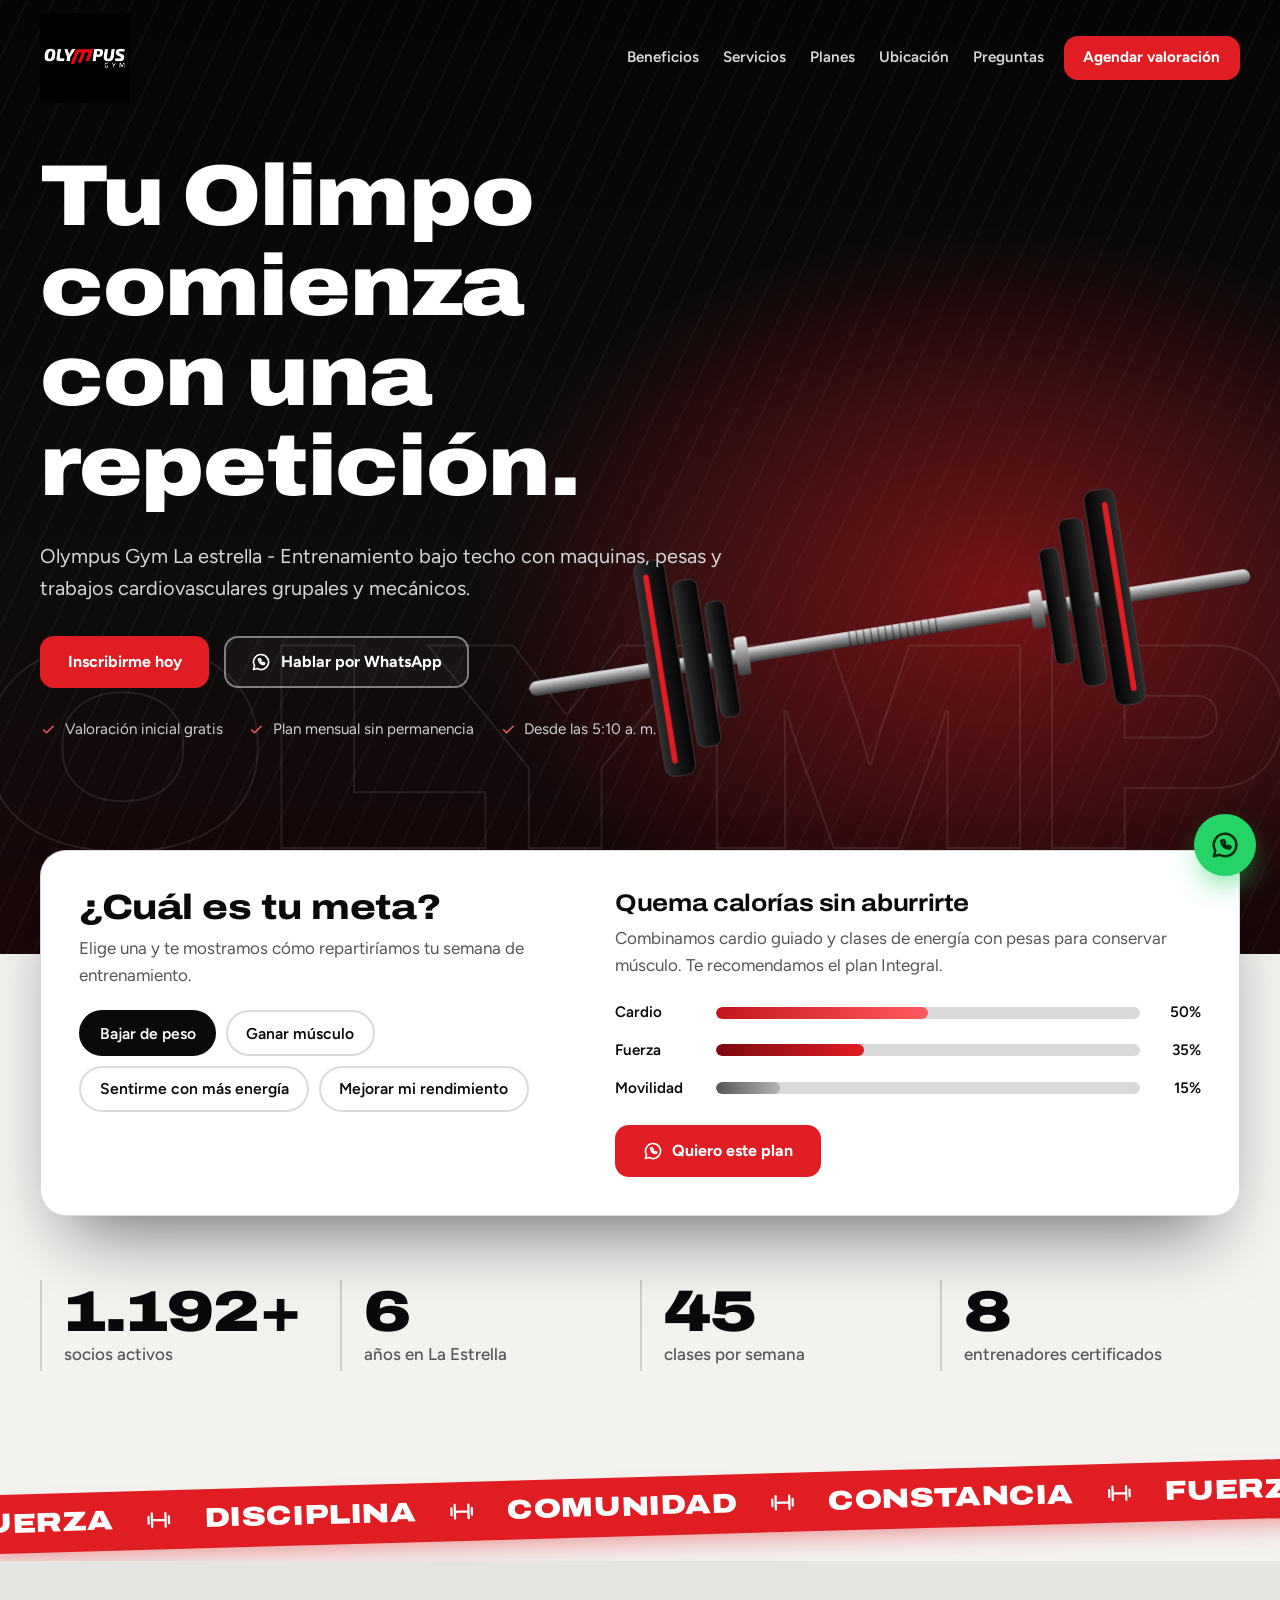
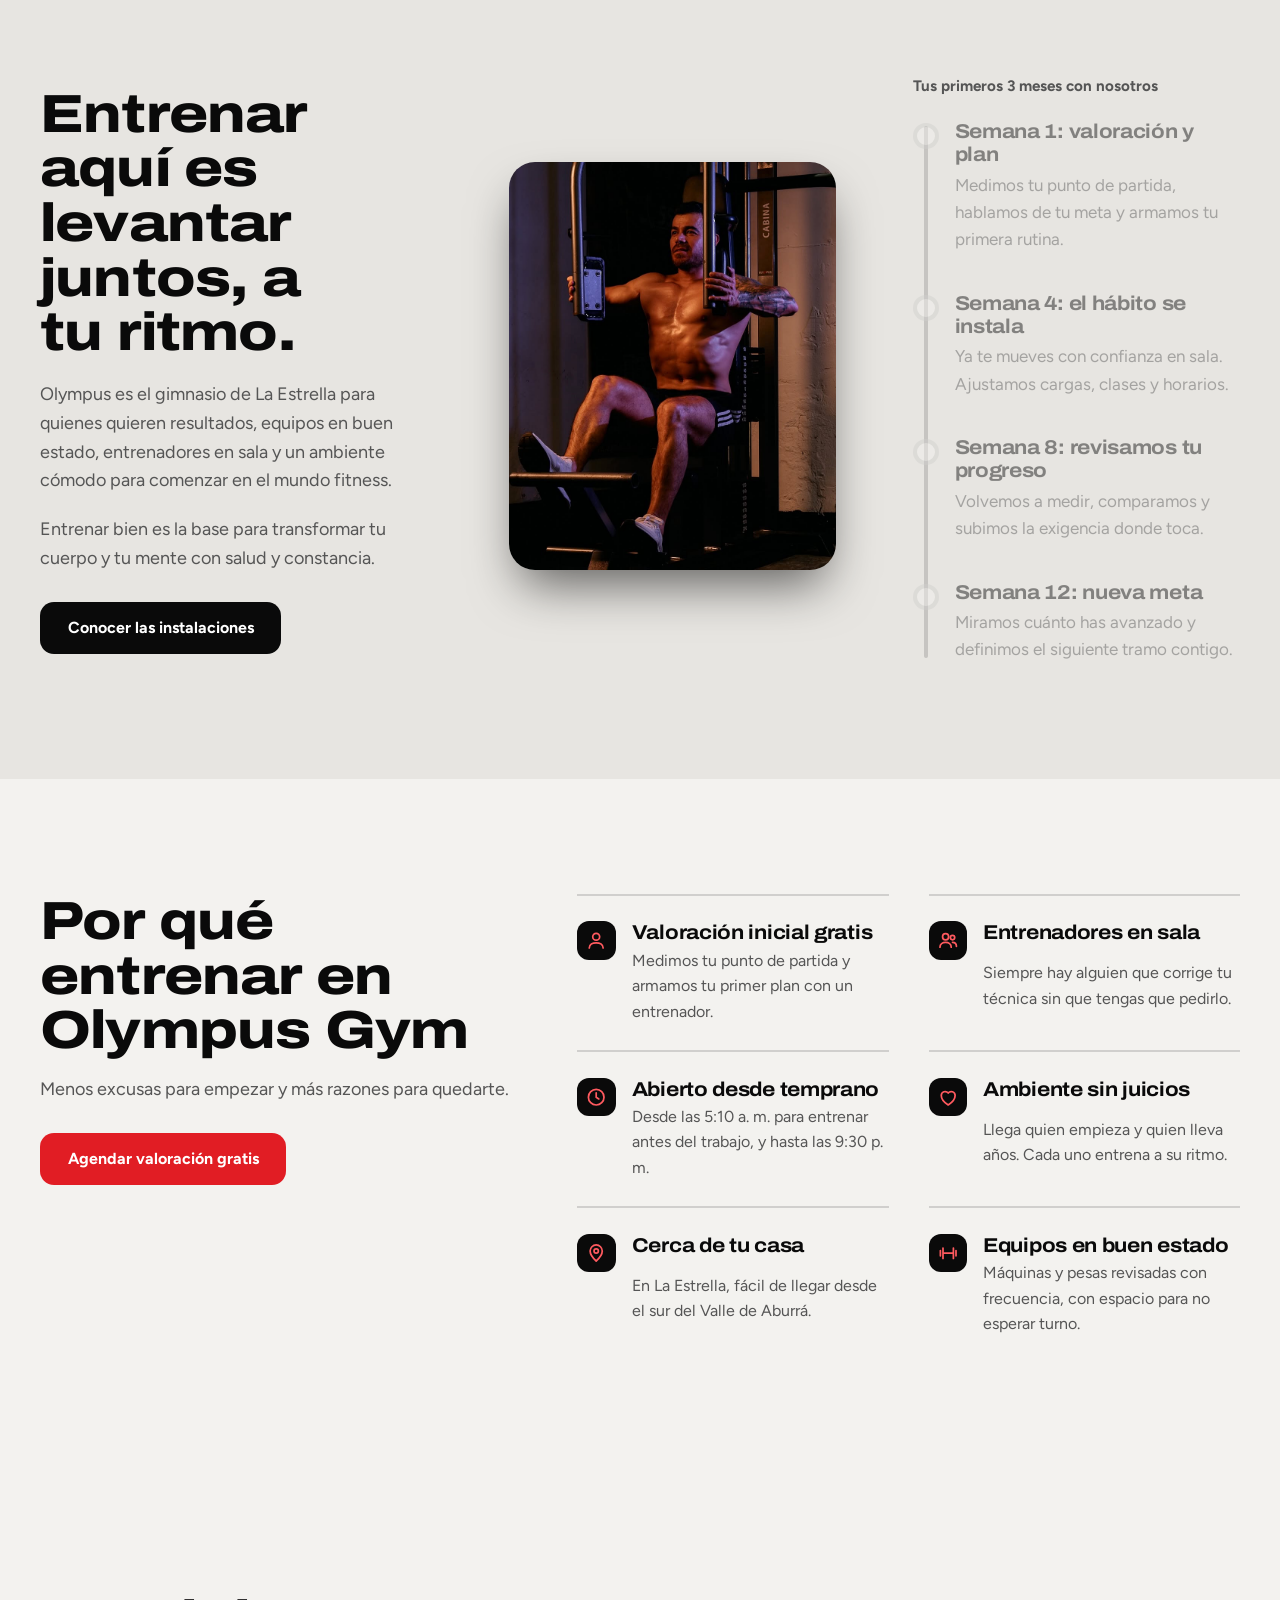
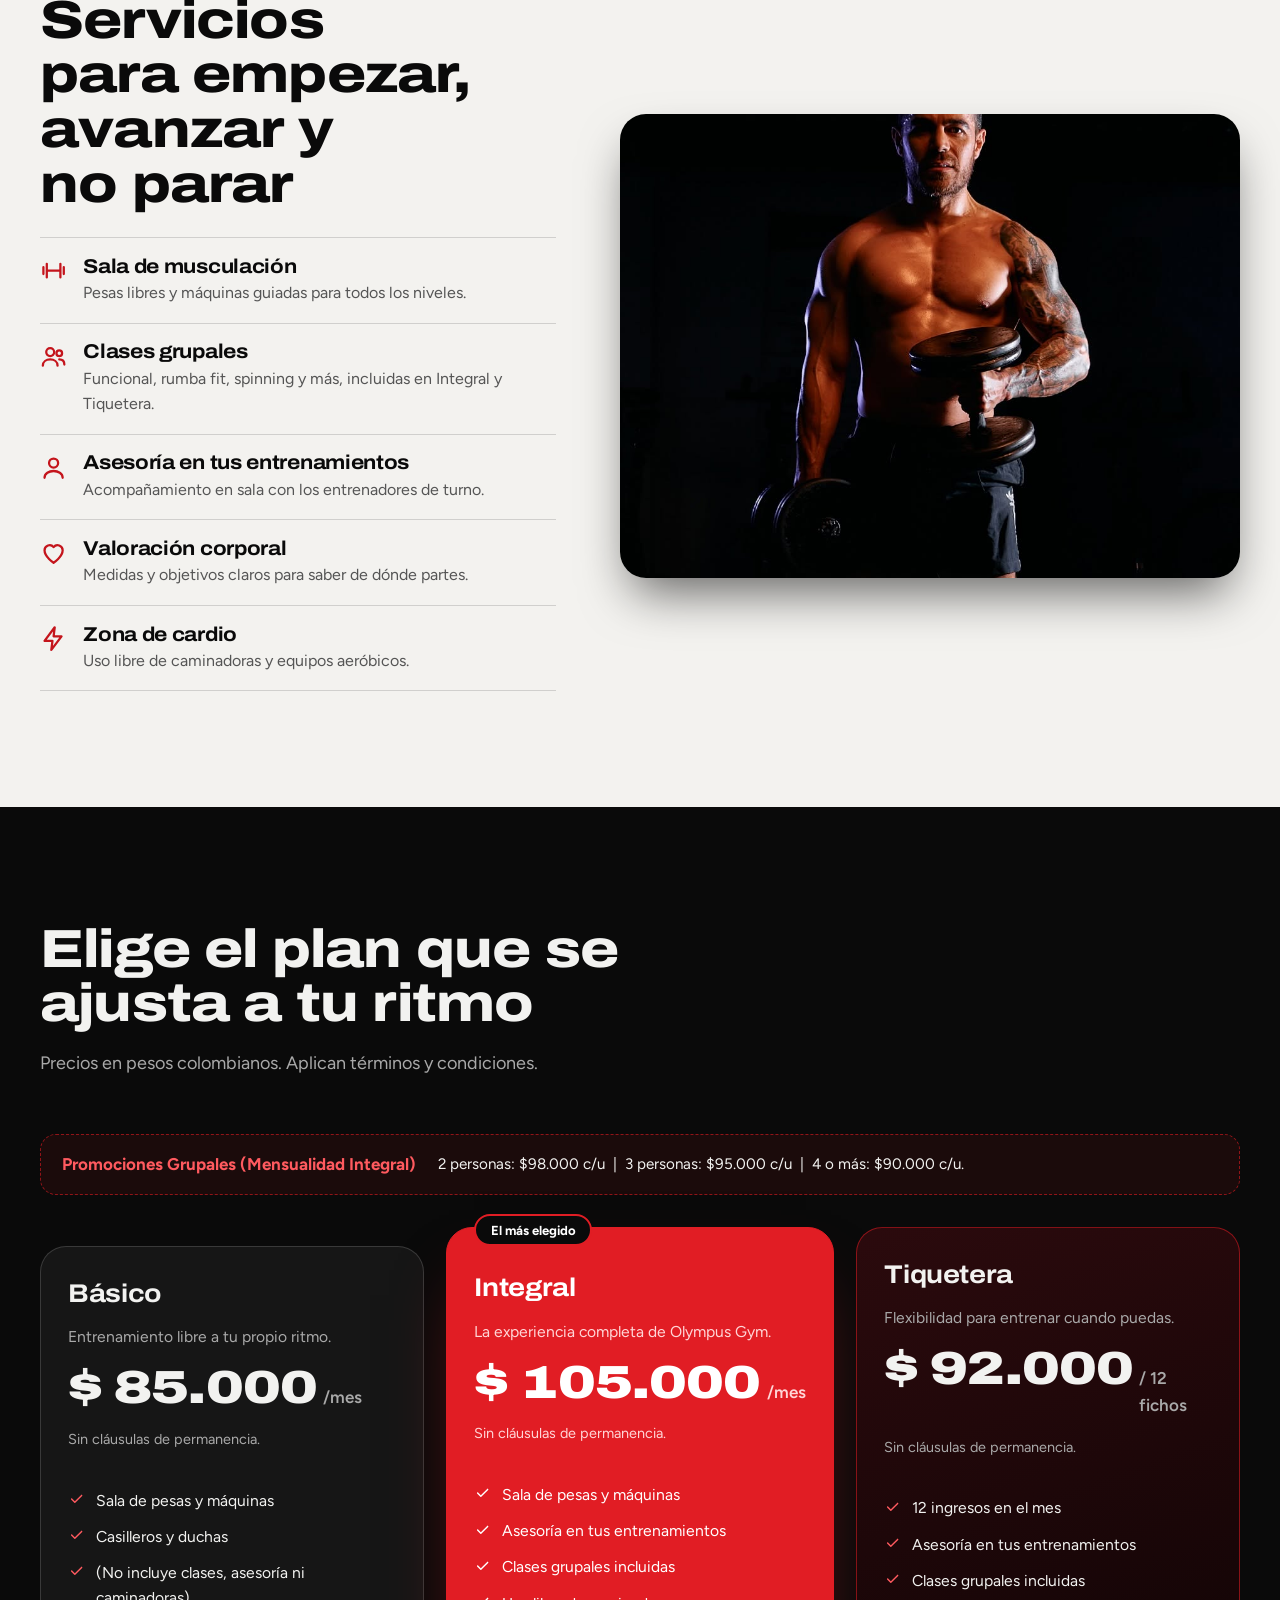
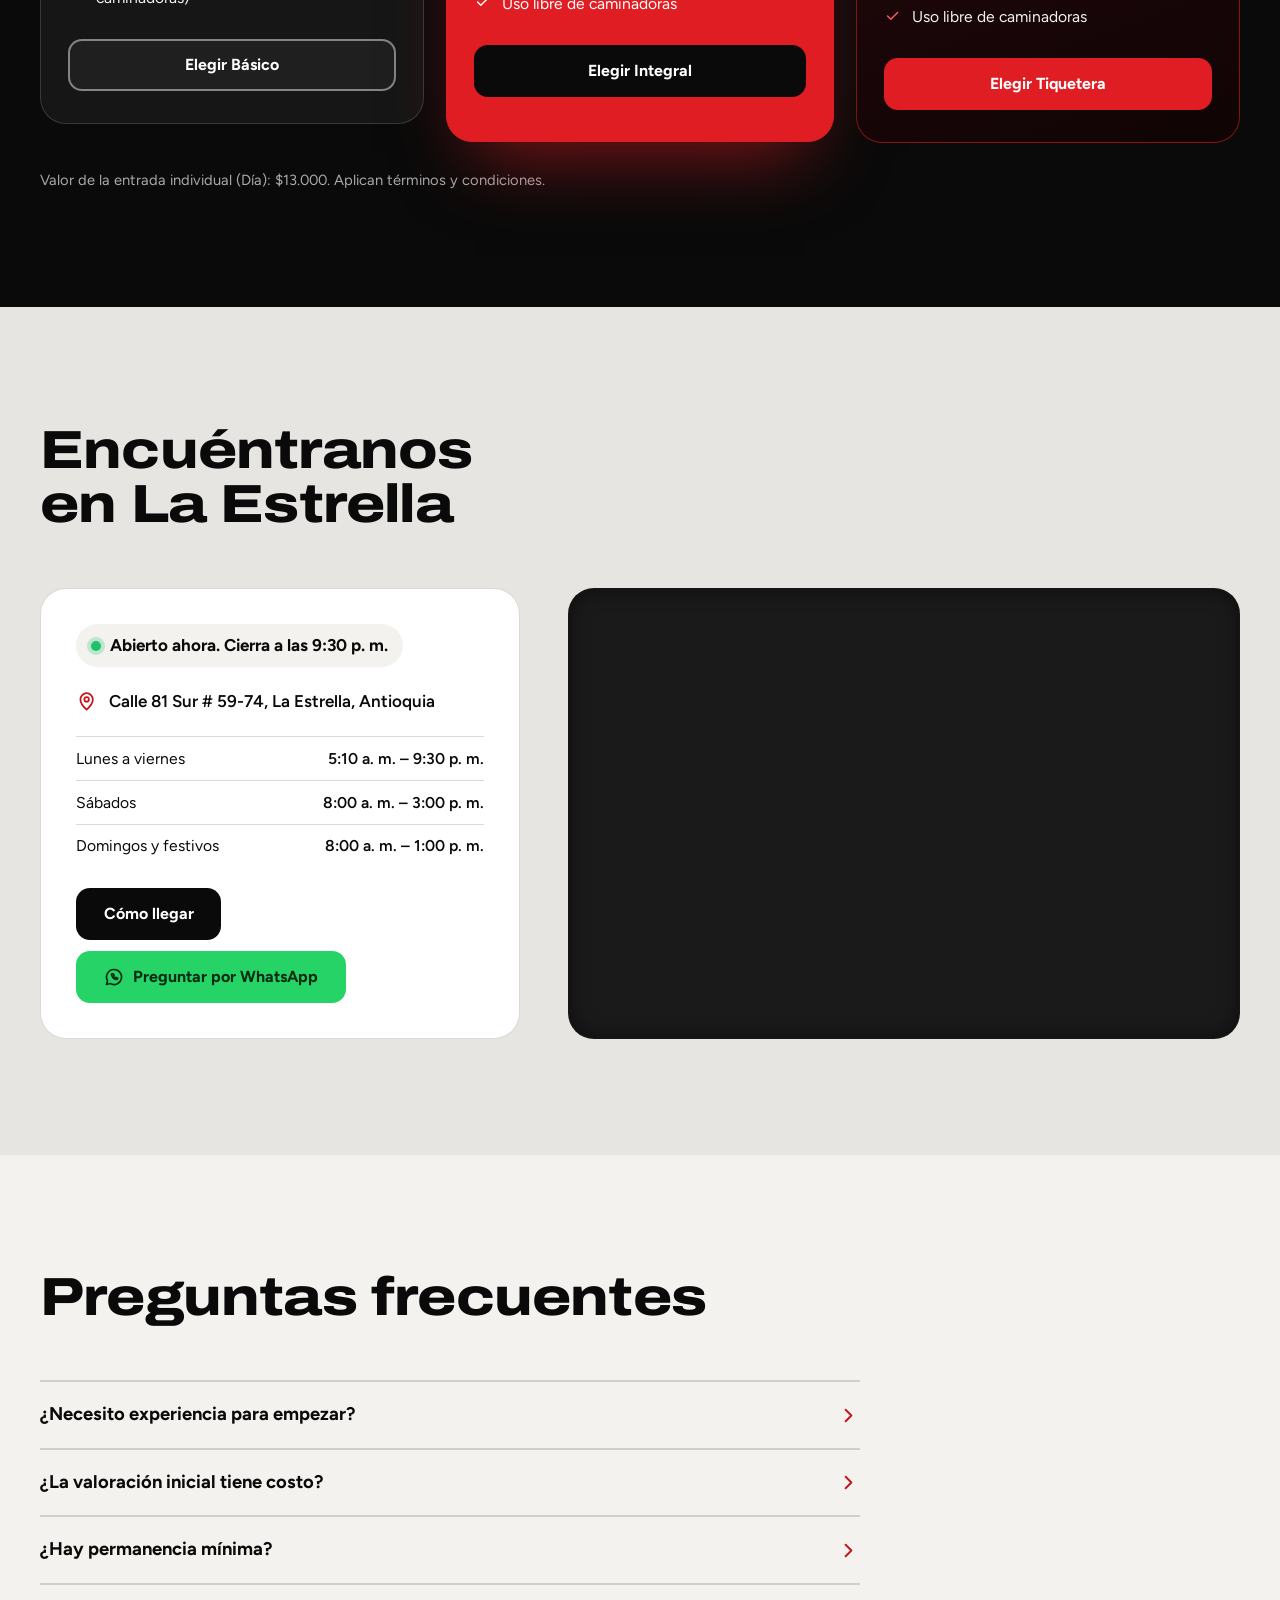
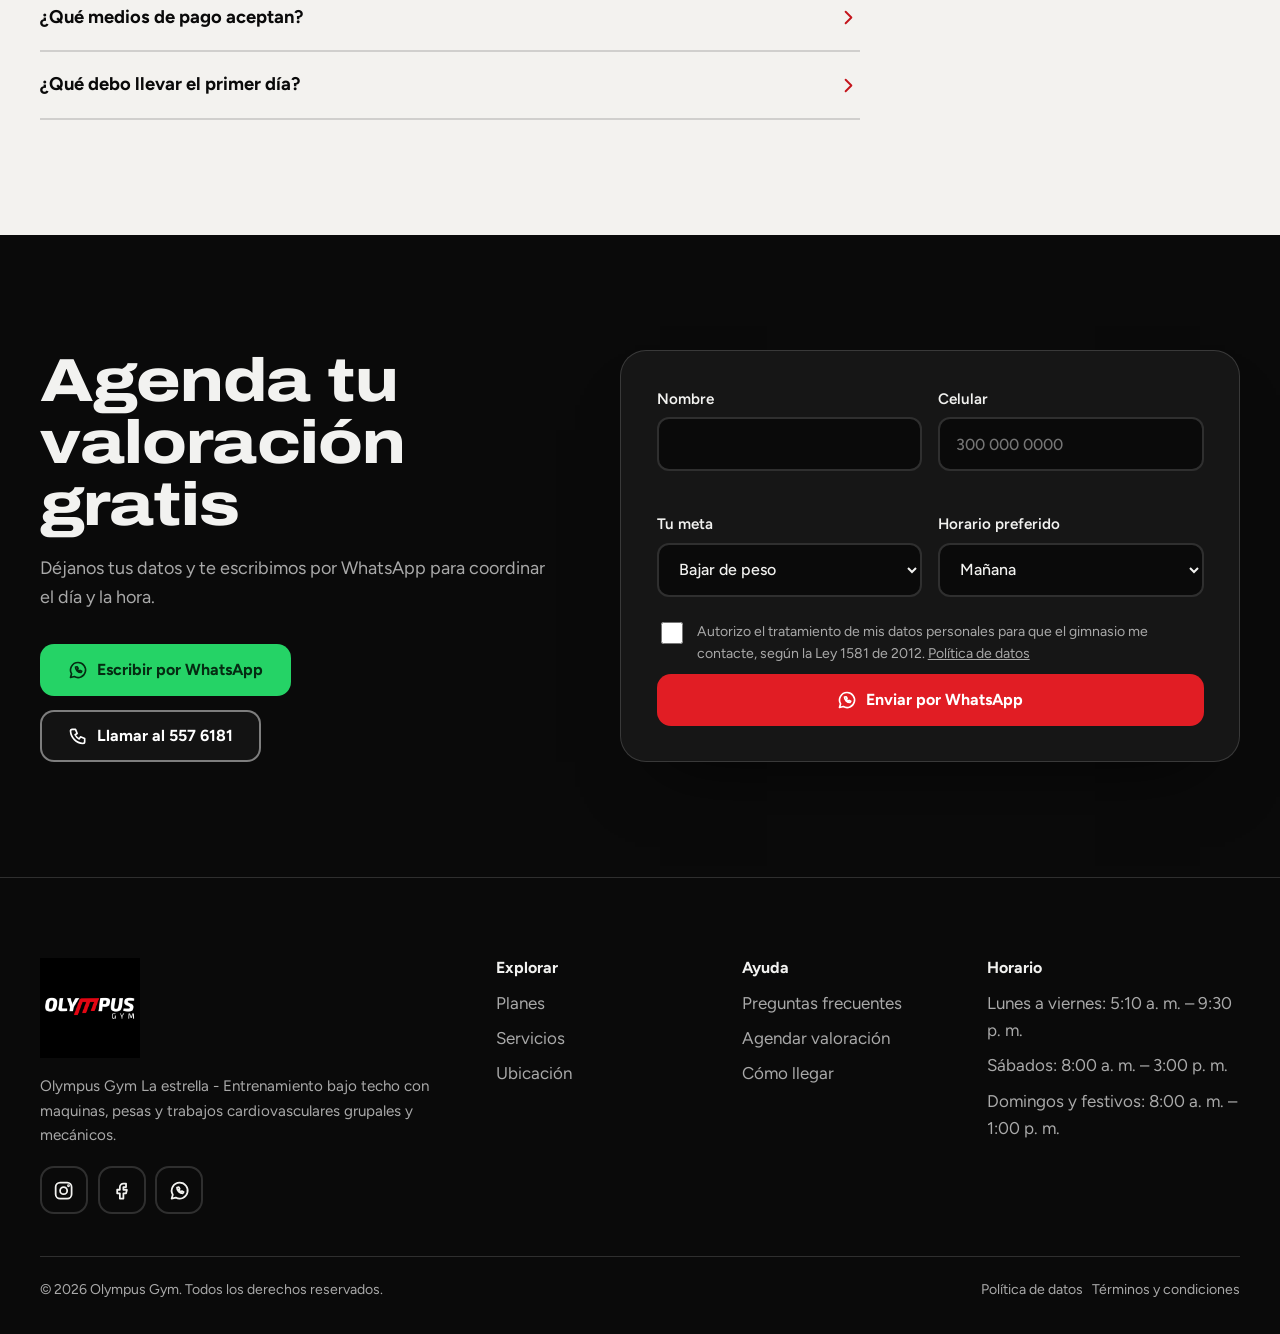
<file: index.html>
<!DOCTYPE html>
<html lang="es-CO">
<head>
<meta charset="utf-8">
<meta name="viewport" content="width=device-width, initial-scale=1, viewport-fit=cover">
<title>Olympus Gym | Tu gimnasio en La Estrella</title>
<meta name="description" content="Olympus Gym La estrella - Entrenamiento bajo techo con maquinas, pesas y trabajos cardiovasculares grupales y mecánicos. Agenda tu valoración inicial gratis.">
<meta name="theme-color" content="#0A0A0A">
<link rel="preconnect" href="https://fonts.googleapis.com">
<link rel="preconnect" href="https://fonts.gstatic.com" crossorigin>
<link href="https://fonts.googleapis.com/css2?family=Archivo:wdth,wght@62..125,100..900&family=Figtree:wght@400;500;600;700&display=swap" rel="stylesheet">
<script type="application/ld+json">
{"@context":"https://schema.org","@type":"HealthClub","name":"Olympus Gym","description":"Gimnasio en La Estrella con pesas, máquinas, cardio y entrenamiento personalizado.","telephone":"+576045576181","sameAs":["https://www.instagram.com/gimnasiolympus/","https://www.facebook.com/gymolimpus/"],"priceRange":"$$","address":{"@type":"PostalAddress","streetAddress":"Calle 81 Sur # 59-74","addressLocality":"La Estrella","addressRegion":"Antioquia","addressCountry":"CO"},"openingHoursSpecification":[{"@type":"OpeningHoursSpecification","dayOfWeek":["Monday","Tuesday","Wednesday","Thursday","Friday"],"opens":"05:10","closes":"21:30"},{"@type":"OpeningHoursSpecification","dayOfWeek":"Saturday","opens":"08:00","closes":"15:00"},{"@type":"OpeningHoursSpecification","dayOfWeek":"Sunday","opens":"08:00","closes":"13:00"}]}
</script>
<link rel="stylesheet" href="css/styles.css">
</head>
<body>
<script>document.documentElement.classList.add('js')</script>

<svg width="0" height="0" style="position:absolute" aria-hidden="true">
<defs>
<symbol id="i-star" viewBox="0 0 24 24"><path d="M12 2l2.9 6.9 7.1.6-5.4 4.7 1.7 7.3L12 17.8 5.7 21.5l1.7-7.3L2 9.5l7.1-.6z"/></symbol>
<symbol id="i-clock" viewBox="0 0 24 24"><circle cx="12" cy="12" r="9"/><path d="M12 7v5l3 2"/></symbol>
<symbol id="i-user" viewBox="0 0 24 24"><circle cx="12" cy="8" r="4"/><path d="M4 21c0-4 4-6 8-6s8 2 8 6"/></symbol>
<symbol id="i-users" viewBox="0 0 24 24"><circle cx="9" cy="8" r="3.5"/><path d="M2.5 20c0-3.500 3-5.500 6.500-5.500s6.500 2 6.500 5.500"/><circle cx="17" cy="9" r="2.5"/><path d="M17 14.500c2.500 0 4.500 1.500 4.500 4.500"/></symbol>
<symbol id="i-heart" viewBox="0 0 24 24"><path d="M12 21s-8-5.200-8-11a4.500 4.500 0 0 1 8-2.800A4.500 4.500 0 0 1 20 10c0 5.800-8 11-8 11z"/></symbol>
<symbol id="i-pin" viewBox="0 0 24 24"><path d="M12 21s7-6.200 7-11.500a7 7 0 0 0-14 0C5 14.800 12 21 12 21z"/><circle cx="12" cy="9.500" r="2.500"/></symbol>
<symbol id="i-bolt" viewBox="0 0 24 24"><path d="M13 2L4 14h7l-1 8 9-12h-7z"/></symbol>
<symbol id="i-dumb" viewBox="0 0 24 24"><path d="M6 6v12M18 6v12M3 9v6M21 9v6M6 12h12"/></symbol>
<symbol id="i-cal" viewBox="0 0 24 24"><rect x="4" y="5" width="16" height="16" rx="2"/><path d="M8 3v4M16 3v4M4 10h16"/></symbol>
<symbol id="i-check" viewBox="0 0 24 24"><path d="M5 12.500l4.500 4.500L19 7.500"/></symbol>
<symbol id="i-right" viewBox="0 0 24 24"><path d="M9 6l6 6-6 6"/></symbol>
<symbol id="i-left" viewBox="0 0 24 24"><path d="M15 6l-6 6 6 6"/></symbol>
<symbol id="i-menu" viewBox="0 0 24 24"><path d="M4 8h16M4 16h16"/></symbol>
<symbol id="i-x" viewBox="0 0 24 24"><path d="M6 6l12 12M18 6L6 18"/></symbol>
<symbol id="i-wa" viewBox="0 0 24 24"><path d="M12 3a9 9 0 0 0-7.700 13.600L3 21l4.600-1.200A9 9 0 1 0 12 3z"/><path d="M9 8.500c0 3.500 3 6.500 6.500 6.500l1-1.500-2-1-.9.900c-1-.4-2-1.400-2.400-2.400l.9-.9-1-2z"/></symbol>
<symbol id="i-ig" viewBox="0 0 24 24"><rect x="3" y="3" width="18" height="18" rx="5"/><circle cx="12" cy="12" r="4"/><circle cx="17.500" cy="6.500" r=".6"/></symbol>
<symbol id="i-fb" viewBox="0 0 24 24"><path d="M14 8h3V4h-3a4 4 0 0 0-4 4v3H7v4h3v6h4v-6h3l1-4h-4V8z"/></symbol>
<symbol id="i-tt" viewBox="0 0 24 24"><path d="M14 3v11.500a3.500 3.500 0 1 1-3.500-3.500M14 3c.5 2.500 2 4 4.500 4.200"/></symbol>
<symbol id="i-phone" viewBox="0 0 24 24"><path d="M5 4h4l2 5-2.500 1.500a11 11 0 0 0 5 5L15 13l5 2v4a2 2 0 0 1-2 2A16 16 0 0 1 3 6a2 2 0 0 1 2-2z"/></symbol>
<symbol id="i-home" viewBox="0 0 24 24"><path d="M3 11l9-8 9 8M5 10v10h14V10"/></symbol>
<symbol id="i-tag" viewBox="0 0 24 24"><path d="M3 12V3h9l9 9-9 9z"/><circle cx="7.500" cy="7.500" r="1"/></symbol>
<symbol id="i-bar" viewBox="0 0 24 24"><path d="M2 12h20M5 7v10M8 5v14M16 5v14M19 7v10"/></symbol>
<symbol id="i-kb" viewBox="0 0 24 24"><path d="M8 9.500V7a4 4 0 0 1 8 0v2.500"/><path d="M5.500 15a6.500 6.500 0 0 1 13 0 5.500 5.500 0 0 1-5.500 5.500h-2A5.500 5.500 0 0 1 5.500 15z"/></symbol>
<symbol id="i-plate" viewBox="0 0 24 24"><circle cx="12" cy="12" r="9"/><circle cx="12" cy="12" r="3"/><path d="M12 3v3M12 18v3M3 12h3M18 12h3"/></symbol>
<symbol id="i-bench" viewBox="0 0 24 24"><path d="M3 7h18M6 7v3M18 7v3M4 14h16M7 14v5M17 14v5M8 11h8v3"/></symbol>
<symbol id="i-tread" viewBox="0 0 24 24"><path d="M2 19h20M4 19v-3h13l3-6M20 10h2M15 16V9l-3-4h-2"/></symbol>
<symbol id="i-bike" viewBox="0 0 24 24"><circle cx="8" cy="16" r="4"/><path d="M8 16l4-7h5M12 9V5h3M17 9l3 8"/></symbol>
</defs>
</svg>

<header class="hdr" id="hdr">
  <div class="wrap hdr-in">
    <a class="logo" href="#inicio" aria-label="Olympus Gym, ir al inicio">
      <img src="img/logo.png" alt="Olympus Gym" class="logo-img">
    </a>
    <nav class="nav" id="nav" aria-label="Principal">
      <a href="#beneficios">Beneficios</a><a href="#clases">Servicios</a><a href="#planes">Planes</a><a href="#ubicacion">Ubicación</a><a href="#faq">Preguntas</a>
    </nav>
    <a class="btn btn-star sm" href="#contacto">Agendar valoración</a>
    <button class="menu-btn" id="menuBtn" aria-expanded="false" aria-controls="nav" aria-label="Abrir menú"><svg class="ic" aria-hidden="true"><use href="#i-menu"/></svg></button>
  </div>
</header>

<main>
<!-- HERO -->
<section class="hero" id="inicio" aria-labelledby="h1">
  <div class="ghost" data-depth="r1" aria-hidden="true">OLYMPUS</div>
  <div class="bar-art" aria-hidden="true"><div data-depth="r3"><svg viewBox="0 0 900 300"><defs>
    <linearGradient id="steel" x1="0" y1="0" x2="0" y2="1"><stop offset="0" stop-color="#ececec"/><stop offset=".5" stop-color="#8d8d8d"/><stop offset="1" stop-color="#3b3b3b"/></linearGradient>
    <linearGradient id="pl" x1="0" y1="0" x2="1" y2="0"><stop offset="0" stop-color="#2e2e2e"/><stop offset=".5" stop-color="#151515"/><stop offset="1" stop-color="#050505"/></linearGradient>
    <g id="pL"><rect x="150" y="16" width="38" height="268" rx="12" fill="url(#pl)" stroke="#444"/><rect x="160" y="32" width="7" height="236" rx="3.500" fill="#E11D24"/><rect x="194" y="46" width="30" height="208" rx="10" fill="url(#pl)" stroke="#444"/><rect x="229" y="78" width="24" height="144" rx="8" fill="url(#pl)" stroke="#444"/><rect x="258" y="126" width="16" height="48" rx="4" fill="url(#steel)"/></g>
  </defs>
  <rect x="0" y="141" width="900" height="18" rx="9" fill="url(#steel)"/><g stroke="#00000066" stroke-width="2"><path d="M400 141v18"/><path d="M409 141v18"/><path d="M418 141v18"/><path d="M427 141v18"/><path d="M436 141v18"/><path d="M445 141v18"/><path d="M454 141v18"/><path d="M463 141v18"/><path d="M472 141v18"/><path d="M481 141v18"/><path d="M490 141v18"/><path d="M499 141v18"/><path d="M508 141v18"/></g>
  <use href="#pL"/><use href="#pL" transform="translate(900 0) scale(-1 1)"/></svg></div></div>

  <div class="wrap hero-in">
    <h1 id="h1"><span class="sr">Gimnasio en La Estrella. </span>
      <span class="ln"><span>Tu Olimpo</span></span><span class="ln"><span>comienza</span></span><span class="ln"><span>con una</span></span><span class="ln"><span>repetición.</span></span></h1>
    <p class="hero-sub">Olympus Gym La estrella - Entrenamiento bajo techo con maquinas, pesas y trabajos cardiovasculares grupales y mecánicos.</p>
    <div class="hero-cta">
      <a class="btn btn-star" href="#planes">Inscribirme hoy</a>
      <a class="btn btn-line" data-wa="Hola, quiero información para inscribirme en el gimnasio." href="#contacto"><svg class="ic" aria-hidden="true"><use href="#i-wa"/></svg>Hablar por WhatsApp</a>
    </div>
    <ul class="hero-trust">
      <li><svg class="ic" aria-hidden="true"><use href="#i-check"/></svg>Valoración inicial gratis</li>
      <li><svg class="ic" aria-hidden="true"><use href="#i-check"/></svg>Plan mensual sin permanencia</li>
      <li><svg class="ic" aria-hidden="true"><use href="#i-check"/></svg>Desde las 5:10 a. m.</li>
    </ul>
  </div>
</section>

<!-- GOAL PICKER -->
<section class="picker-wrap" id="meta" aria-label="Elige tu meta">
  <div class="wrap">
    <div class="picker">
      <div class="picker-q">
        <h2>¿Cuál es tu meta?</h2>
        <p>Elige una y te mostramos cómo repartiríamos tu semana de entrenamiento.</p>
        <div class="chips" role="radiogroup" aria-label="Tu meta">
          <button class="chip" role="radio" aria-checked="true" data-goal="peso">Bajar de peso</button>
          <button class="chip" role="radio" aria-checked="false" data-goal="musculo">Ganar músculo</button>
          <button class="chip" role="radio" aria-checked="false" data-goal="salud">Sentirme con más energía</button>
          <button class="chip" role="radio" aria-checked="false" data-goal="rendimiento">Mejorar mi rendimiento</button>
        </div>
      </div>
      <div class="picker-a" aria-live="polite">
        <h3 id="pkTitle"></h3>
        <p id="pkText"></p>
        <div class="mix" id="pkMix"></div>
        <a class="btn btn-star" id="pkCta" target="_blank" rel="noopener"><svg class="ic" aria-hidden="true"><use href="#i-wa"/></svg>Quiero este plan</a>
      </div>
    </div>
  </div>
</section>

<!-- STATS -->
<section class="stats" aria-label="El gimnasio en cifras" style="padding-bottom:clamp(3rem,7vw,5rem)">
  <div class="wrap stats-in">
    <div class="stat"><strong data-count="1200" data-suf="+">0</strong><span>socios activos</span></div>
    <div class="stat"><strong data-count="6">0</strong><span>años en La Estrella</span></div>
    <div class="stat"><strong data-count="45">0</strong><span>clases por semana</span></div>
    <div class="stat"><strong data-count="8">0</strong><span>entrenadores certificados</span></div>
  </div>
</section>

<div class="tape-w"><div class="tape" aria-hidden="true"><div class="tape-t"><div class="tg"><span>Fuerza</span><svg class="ic" aria-hidden="true"><use href="#i-dumb"/></svg><span>Disciplina</span><svg class="ic" aria-hidden="true"><use href="#i-dumb"/></svg><span>Comunidad</span><svg class="ic" aria-hidden="true"><use href="#i-dumb"/></svg><span>Constancia</span><svg class="ic" aria-hidden="true"><use href="#i-dumb"/></svg></div><div class="tg"><span>Fuerza</span><svg class="ic" aria-hidden="true"><use href="#i-dumb"/></svg><span>Disciplina</span><svg class="ic" aria-hidden="true"><use href="#i-dumb"/></svg><span>Comunidad</span><svg class="ic" aria-hidden="true"><use href="#i-dumb"/></svg><span>Constancia</span><svg class="ic" aria-hidden="true"><use href="#i-dumb"/></svg></div></div></div></div>

<!-- PRESENTACIÓN -->
<section class="sec sec-alt" id="presentacion">
  <div class="wrap split">
    <div class="about" data-reveal>
      <h2>Entrenar aquí es levantar juntos, a tu ritmo.</h2>
      <p class="lead">Olympus es el gimnasio de La Estrella para quienes quieren resultados, equipos en buen estado, entrenadores en sala y un ambiente cómodo para comenzar en el mundo fitness.</p>
      <p class="lead">Entrenar bien es la base para transformar tu cuerpo y tu mente con salud y constancia.</p>
      <a class="btn btn-ink" href="#contacto">Conocer las instalaciones</a>
    </div>
    
    <div class="img-wrapper" data-reveal>
      <img src="img/modelomaquina.jpg" alt="Entrenando en Olympus Gym" class="design-img">
    </div>

    <div data-reveal>
      <p class="route-title">Tus primeros 3 meses con nosotros</p>
      <ol class="route" id="route">
        <span class="route-fill" id="routeFill" aria-hidden="true"></span>
        <li><h3>Semana 1: valoración y plan</h3><p>Medimos tu punto de partida, hablamos de tu meta y armamos tu primera rutina.</p></li>
        <li><h3>Semana 4: el hábito se instala</h3><p>Ya te mueves con confianza en sala. Ajustamos cargas, clases y horarios.</p></li>
        <li><h3>Semana 8: revisamos tu progreso</h3><p>Volvemos a medir, comparamos y subimos la exigencia donde toca.</p></li>
        <li><h3>Semana 12: nueva meta</h3><p>Miramos cuánto has avanzado y definimos el siguiente tramo contigo.</p></li>
      </ol>
    </div>
  </div>
</section>

<!-- BENEFICIOS -->
<section class="sec" id="beneficios">
  <div class="wrap ben">
    <div class="ben-head" data-reveal>
      <h2>Por qué entrenar en Olympus Gym</h2>
      <p class="lead">Menos excusas para empezar y más razones para quedarte.</p>
      <a class="btn btn-star" href="#contacto">Agendar valoración gratis</a>
    </div>
    <ul class="ben-list">
      <li><svg class="ic" aria-hidden="true"><use href="#i-user"/></svg><h3>Valoración inicial gratis</h3><p>Medimos tu punto de partida y armamos tu primer plan con un entrenador.</p></li>
      <li><svg class="ic" aria-hidden="true"><use href="#i-users"/></svg><h3>Entrenadores en sala</h3><p>Siempre hay alguien que corrige tu técnica sin que tengas que pedirlo.</p></li>
      <li><svg class="ic" aria-hidden="true"><use href="#i-clock"/></svg><h3>Abierto desde temprano</h3><p>Desde las 5:10 a. m. para entrenar antes del trabajo, y hasta las 9:30 p. m.</p></li>
      <li><svg class="ic" aria-hidden="true"><use href="#i-heart"/></svg><h3>Ambiente sin juicios</h3><p>Llega quien empieza y quien lleva años. Cada uno entrena a su ritmo.</p></li>
      <li><svg class="ic" aria-hidden="true"><use href="#i-pin"/></svg><h3>Cerca de tu casa</h3><p>En La Estrella, fácil de llegar desde el sur del Valle de Aburrá.</p></li>
      <li><svg class="ic" aria-hidden="true"><use href="#i-dumb"/></svg><h3>Equipos en buen estado</h3><p>Máquinas y pesas revisadas con frecuencia, con espacio para no esperar turno.</p></li>
    </ul>
  </div>
</section>

<!-- SERVICIOS -->
<section class="sec" id="clases">
  <div class="wrap svc">
    <div data-reveal>
      <h2>Servicios para empezar, avanzar y no parar</h2>
      <ul class="svc-list">
        <li><svg class="ic" aria-hidden="true"><use href="#i-dumb"/></svg><h3>Sala de musculación</h3><p>Pesas libres y máquinas guiadas para todos los niveles.</p></li>
        <li><svg class="ic" aria-hidden="true"><use href="#i-users"/></svg><h3>Clases grupales</h3><p>Funcional, rumba fit, spinning y más, incluidas en Integral y Tiquetera.</p></li>
        <li><svg class="ic" aria-hidden="true"><use href="#i-user"/></svg><h3>Asesoría en tus entrenamientos</h3><p>Acompañamiento en sala con los entrenadores de turno.</p></li>
        <li><svg class="ic" aria-hidden="true"><use href="#i-heart"/></svg><h3>Valoración corporal</h3><p>Medidas y objetivos claros para saber de dónde partes.</p></li>
        <li><svg class="ic" aria-hidden="true"><use href="#i-bolt"/></svg><h3>Zona de cardio</h3><p>Uso libre de caminadoras y equipos aeróbicos.</p></li>
      </ul>
    </div>
    
    <div data-reveal>
      <img src="img/modelopesas.jpg" alt="Fuerza y disciplina en Olympus Gym" class="design-img" style="aspect-ratio: 4/3; margin-top: 1rem;">
    </div>
  </div>
</section>

<!-- PLANES -->
<section class="sec on-dark" id="planes">
  <div class="wrap">
    <div class="sec-head"><h2>Elige el plan que se ajusta a tu ritmo</h2><p class="lead">Precios en pesos colombianos. Aplican términos y condiciones.</p></div>
    <div class="promo"><strong>Promociones Grupales (Mensualidad Integral)</strong><span>2 personas: $98.000 c/u &nbsp;|&nbsp; 3 personas: $95.000 c/u &nbsp;|&nbsp; 4 o más: $90.000 c/u.</span></div>
    
    <div class="plans" id="plans"></div>
    <p class="fine">Valor de la entrada individual (Día): $13.000. Aplican términos y condiciones.</p>
  </div>
</section>

<!-- UBICACIÓN -->
<section class="sec sec-alt" id="ubicacion">
  <div class="wrap">
    <div class="sec-head"><h2>Encuéntranos en La Estrella</h2></div>
    <div class="loc">
      <div class="loc-card">
        <div class="status" id="status"><i></i><span>Calculando horario…</span></div>
        <div class="addr"><svg class="ic" aria-hidden="true"><use href="#i-pin"/></svg><span>Calle 81 Sur # 59-74, La Estrella, Antioquia</span></div>
        <table class="hours"><tbody>
          <tr><td>Lunes a viernes</td><td>5:10 a. m. – 9:30 p. m.</td></tr>
          <tr><td>Sábados</td><td>8:00 a. m. – 3:00 p. m.</td></tr>
          <tr><td>Domingos y festivos</td><td>8:00 a. m. – 1:00 p. m.</td></tr>
        </tbody></table>
        <div class="loc-btns">
          <a class="btn btn-ink" href="https://www.google.com/maps/search/?api=1&query=Gimnasio+Olympus+Calle+81+Sur+59-74+La+Estrella+Antioquia" target="_blank" rel="noopener">Cómo llegar</a>
          <a class="btn btn-wa" data-wa="Hola, quiero saber cómo llegar al gimnasio." href="#contacto"><svg class="ic" aria-hidden="true"><use href="#i-wa"/></svg>Preguntar por WhatsApp</a>
        </div>
      </div>
      
      <!-- GOOGLE MAPS INTEGRADO -->
      <div class="map" role="img" aria-label="Mapa de la ubicación del gimnasio en La Estrella">
        <iframe src="https://www.google.com/maps/embed?pb=!1m18!1m12!1m3!1d3966.689623868613!2d-75.6416041!3d6.155!2m3!1f0!2f0!3f0!3m2!1i1024!2i768!4f13.1!3m3!1m2!1s0x0%3A0x0!2zNsKwMDknMTguMCJOIDc1wrDMzg1Ny44Ilc!5e0!3m2!1ses!2sco!4v1700000000000!5m2!1ses!2sco" allowfullscreen="" loading="lazy" referrerpolicy="no-referrer-when-downgrade"></iframe>
      </div>
    </div>
  </div>
</section>

<!-- FAQ -->
<section class="sec" id="faq">
  <div class="wrap">
    <div class="sec-head"><h2>Preguntas frecuentes</h2></div>
    <div class="faq">
      <details><summary>¿Necesito experiencia para empezar?<svg class="ic" aria-hidden="true"><use href="#i-right"/></svg></summary><div class="ans">No. La valoración inicial está pensada para quien empieza de cero. Un entrenador te enseña la técnica y arma tu primera rutina.</div></details>
      <details><summary>¿La valoración inicial tiene costo?<svg class="ic" aria-hidden="true"><use href="#i-right"/></svg></summary><div class="ans">Es gratis. Incluye medidas básicas, conversación sobre tu meta y una rutina para tus primeras semanas.</div></details>
      <details><summary>¿Hay permanencia mínima?<svg class="ic" aria-hidden="true"><use href="#i-right"/></svg></summary><div class="ans">Nuestras mensualidades no exigen cláusulas de permanencia. Puedes cancelar o renovar libremente cada mes.</div></details>
      <details><summary>¿Qué medios de pago aceptan?<svg class="ic" aria-hidden="true"><use href="#i-right"/></svg></summary><div class="ans">Efectivo, tarjeta, transferencia y Nequi. Confirma los medios disponibles por WhatsApp.</div></details>
      <details><summary>¿Qué debo llevar el primer día?<svg class="ic" aria-hidden="true"><use href="#i-right"/></svg></summary><div class="ans">Ropa cómoda, tenis, una toalla pequeña y tu botella de agua. Tu documento de identidad para la inscripción.</div></details>
    </div>
  </div>
</section>

<!-- CONTACTO -->
<section class="sec on-dark" id="contacto">
  <div class="wrap contact">
    <div>
      <h2>Agenda tu valoración gratis</h2>
      <p class="lead">Déjanos tus datos y te escribimos por WhatsApp para coordinar el día y la hora.</p>
      <div class="alt">
        <a class="btn btn-wa" data-wa="Hola, quiero agendar mi valoración inicial gratis." href="#contacto"><svg class="ic" aria-hidden="true"><use href="#i-wa"/></svg>Escribir por WhatsApp</a>
        <a class="btn btn-line" href="tel:+576045576181"><svg class="ic" aria-hidden="true"><use href="#i-phone"/></svg>Llamar al 557 6181</a>
      </div>
    </div>
    <div class="panel" id="panel">
      <form id="lead" novalidate>
        <div class="two">
          <div class="fld"><label for="fn">Nombre</label><input id="fn" name="nombre" autocomplete="given-name" required><span class="err" id="e-fn"></span></div>
          <div class="fld"><label for="fc">Celular</label><input id="fc" name="celular" inputmode="tel" autocomplete="tel-national" placeholder="300 000 0000" required><span class="err" id="e-fc"></span></div>
        </div>
        <div class="two">
          <div class="fld"><label for="fm">Tu meta</label><select id="fm" name="meta"><option>Bajar de peso</option><option>Ganar músculo</option><option>Sentirme con más energía</option><option>Mejorar mi rendimiento</option></select></div>
          <div class="fld"><label for="fh">Horario preferido</label><select id="fh" name="horario"><option>Mañana</option><option>Mediodía</option><option>Tarde</option><option>Noche</option></select></div>
        </div>
        <label class="consent"><input type="checkbox" id="fk"><span>Autorizo el tratamiento de mis datos personales para que el gimnasio me contacte, según la Ley 1581 de 2012. <a href="#" onclick="return false">Política de datos</a></span></label>
        <span class="err" id="e-fk" style="display:block;margin:-.8rem 0 1rem;color:#ff8f7d;font-size:.88rem"></span>
        <button class="btn btn-star block" type="submit"><svg class="ic" aria-hidden="true"><use href="#i-wa"/></svg>Enviar por WhatsApp</button>
      </form>
    </div>
  </div>
</section>
</main>

<footer class="foot on-dark">
  <div class="wrap">
    <div class="foot-g">
      <div>
        <a class="logo" href="#inicio" style="margin:0">
          <img src="img/logo.png" alt="Olympus Gym" class="logo-img">
        </a>
        <p class="seo">Olympus Gym La estrella - Entrenamiento bajo techo con maquinas, pesas y trabajos cardiovasculares grupales y mecánicos.</p>
        <div class="soc">
          <a href="https://www.instagram.com/gimnasiolympus/" target="_blank" rel="noopener" aria-label="Instagram de Olympus Gym"><svg class="ic"><use href="#i-ig"/></svg></a>
          <a href="https://www.facebook.com/gymolimpus/" target="_blank" rel="noopener" aria-label="Facebook de Olympus Gym"><svg class="ic"><use href="#i-fb"/></svg></a>
          <a data-wa="Hola, quiero más información." href="#contacto" aria-label="WhatsApp"><svg class="ic"><use href="#i-wa"/></svg></a>
        </div>
      </div>
      <div><h4>Explorar</h4><ul><li><a href="#planes">Planes</a></li><li><a href="#clases">Servicios</a></li><li><a href="#ubicacion">Ubicación</a></li></ul></div>
      <div><h4>Ayuda</h4><ul><li><a href="#faq">Preguntas frecuentes</a></li><li><a href="#contacto">Agendar valoración</a></li><li><a href="#ubicacion">Cómo llegar</a></li></ul></div>
      <div><h4>Horario</h4><ul><li>Lunes a viernes: 5:10 a. m. – 9:30 p. m.</li><li>Sábados: 8:00 a. m. – 3:00 p. m.</li><li>Domingos y festivos: 8:00 a. m. – 1:00 p. m.</li></ul></div>
    </div>
    <div class="legal"><span>© 2026 Olympus Gym. Todos los derechos reservados.</span><span><a href="#">Política de datos</a> &nbsp; <a href="#">Términos y condiciones</a></span></div>
  </div>
</footer>

<!-- Mobile tab bar -->
<nav class="tabs" aria-label="Navegación rápida">
  <a href="#inicio" data-sec="inicio"><svg class="ic" aria-hidden="true"><use href="#i-home"/></svg>Inicio</a>
  <a href="#planes" data-sec="planes"><svg class="ic" aria-hidden="true"><use href="#i-tag"/></svg>Planes</a>
  <a class="wa" data-wa="Hola, quiero información sobre el gimnasio." href="#contacto" aria-label="WhatsApp"><span class="b"><svg class="ic" style="color:#052b12;width:1.7rem;height:1.7rem" aria-hidden="true"><use href="#i-wa"/></svg></span>WhatsApp</a>
  <a href="#clases" data-sec="clases"><svg class="ic" aria-hidden="true"><use href="#i-cal"/></svg>Servicios</a>
  <a href="#ubicacion" data-sec="ubicacion"><svg class="ic" aria-hidden="true"><use href="#i-pin"/></svg>Ubicación</a>
</nav>
<a class="fab" data-wa="Hola, quiero información sobre el gimnasio." href="#contacto" aria-label="Escribir por WhatsApp"><svg class="ic" aria-hidden="true"><use href="#i-wa"/></svg></a>

<script src="js/main.js"></script>
</body>
</html>
</file>
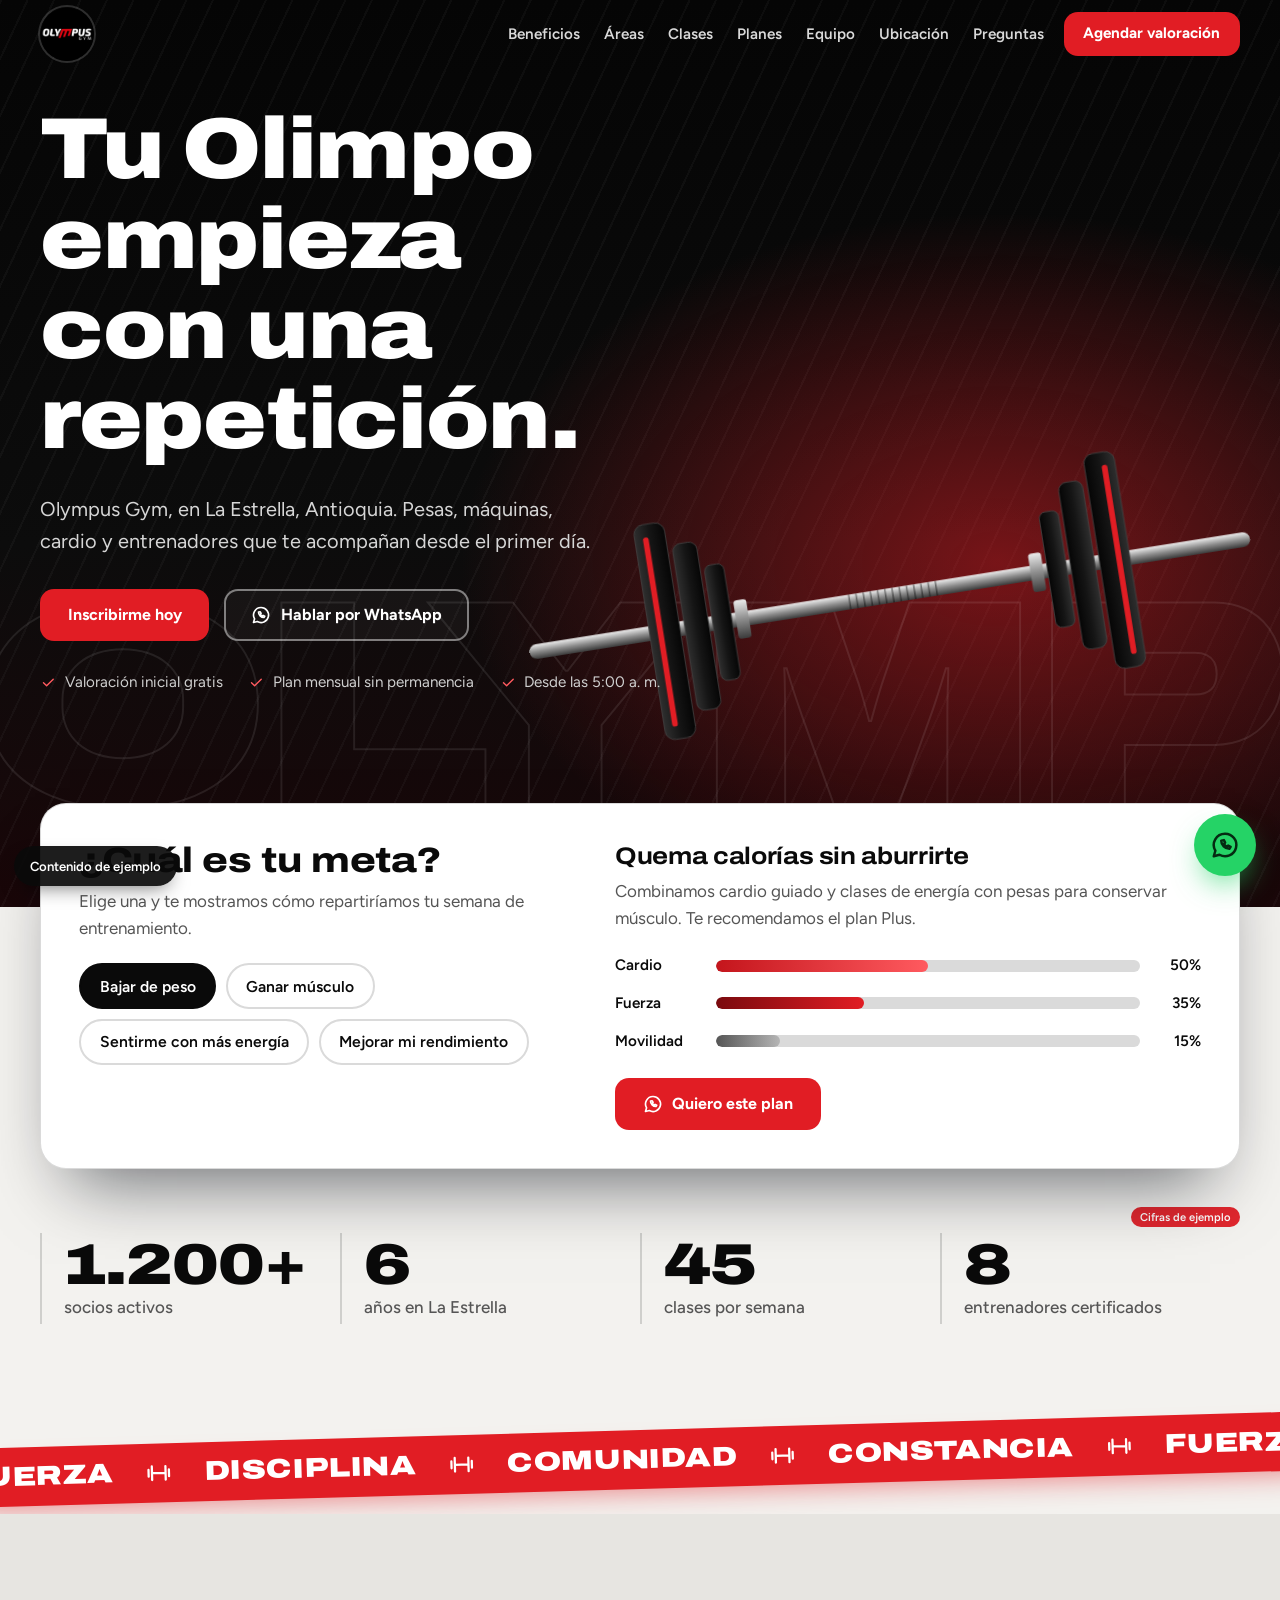
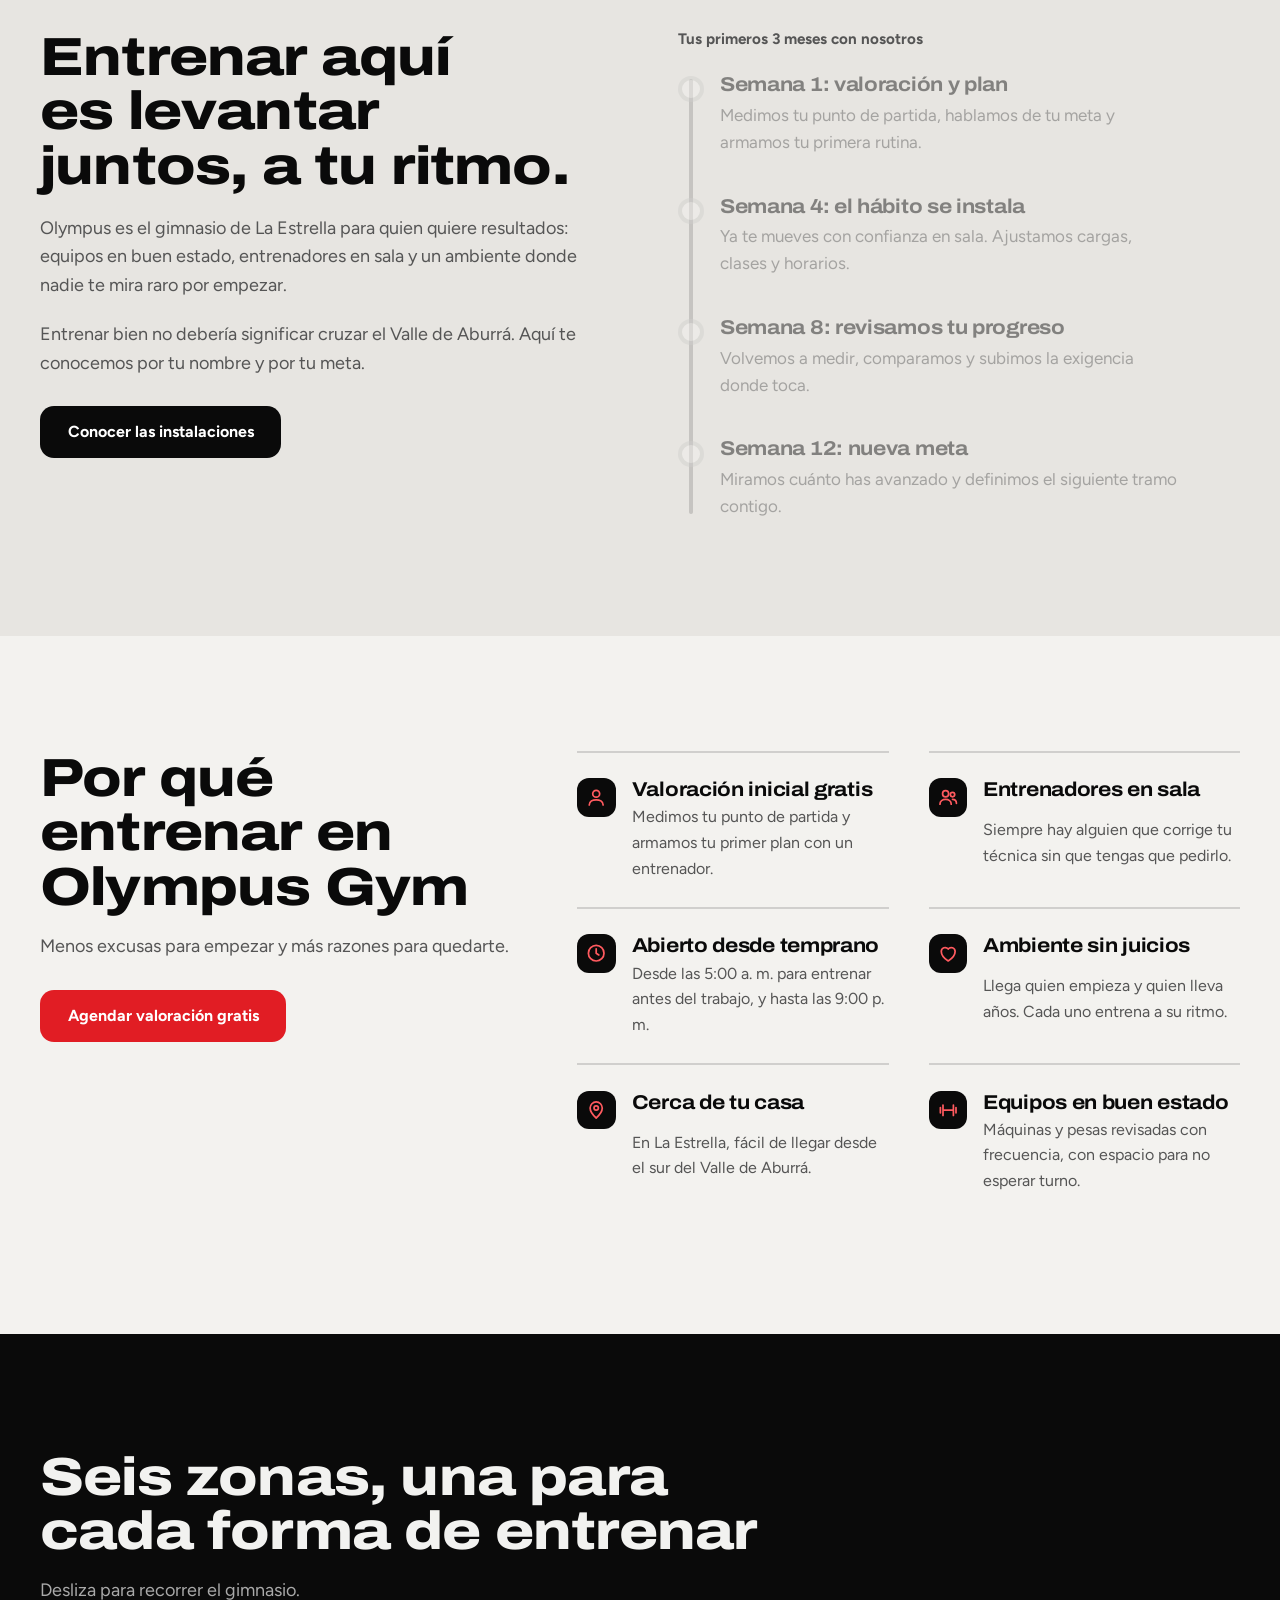
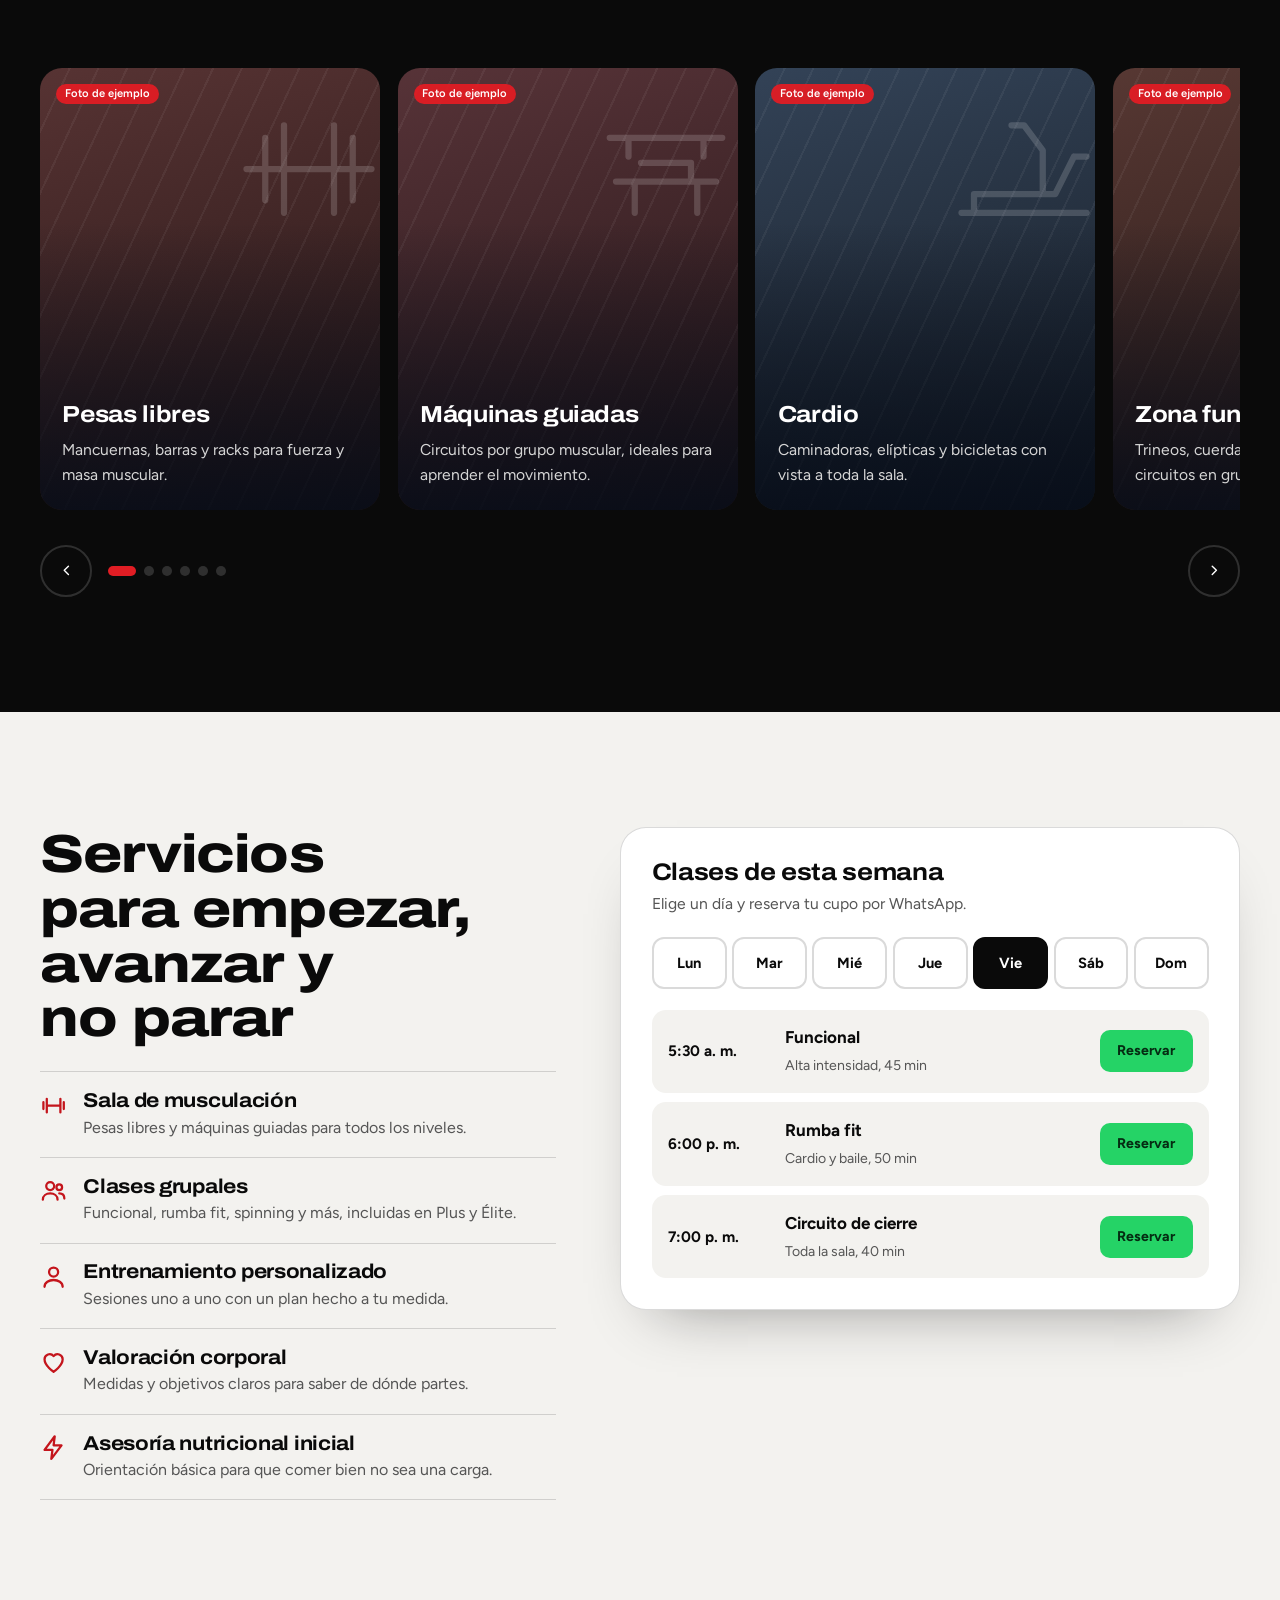
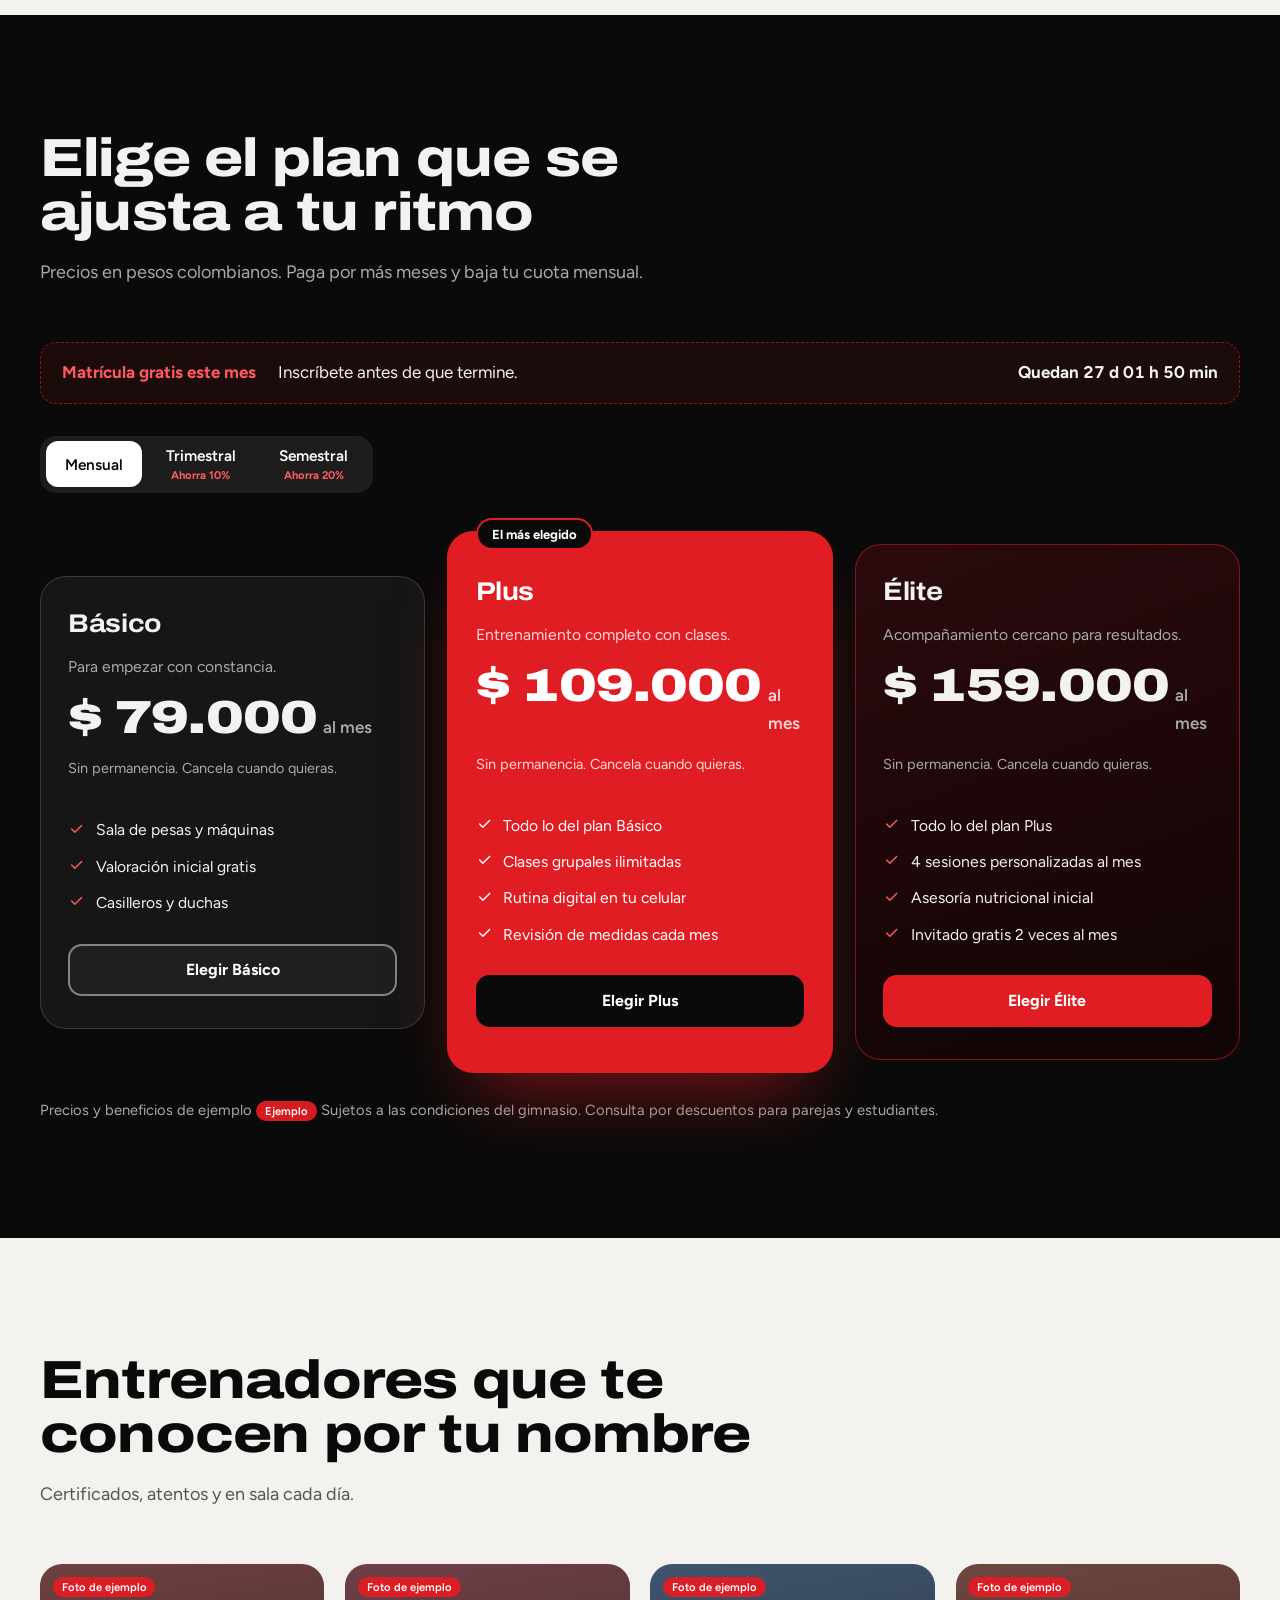
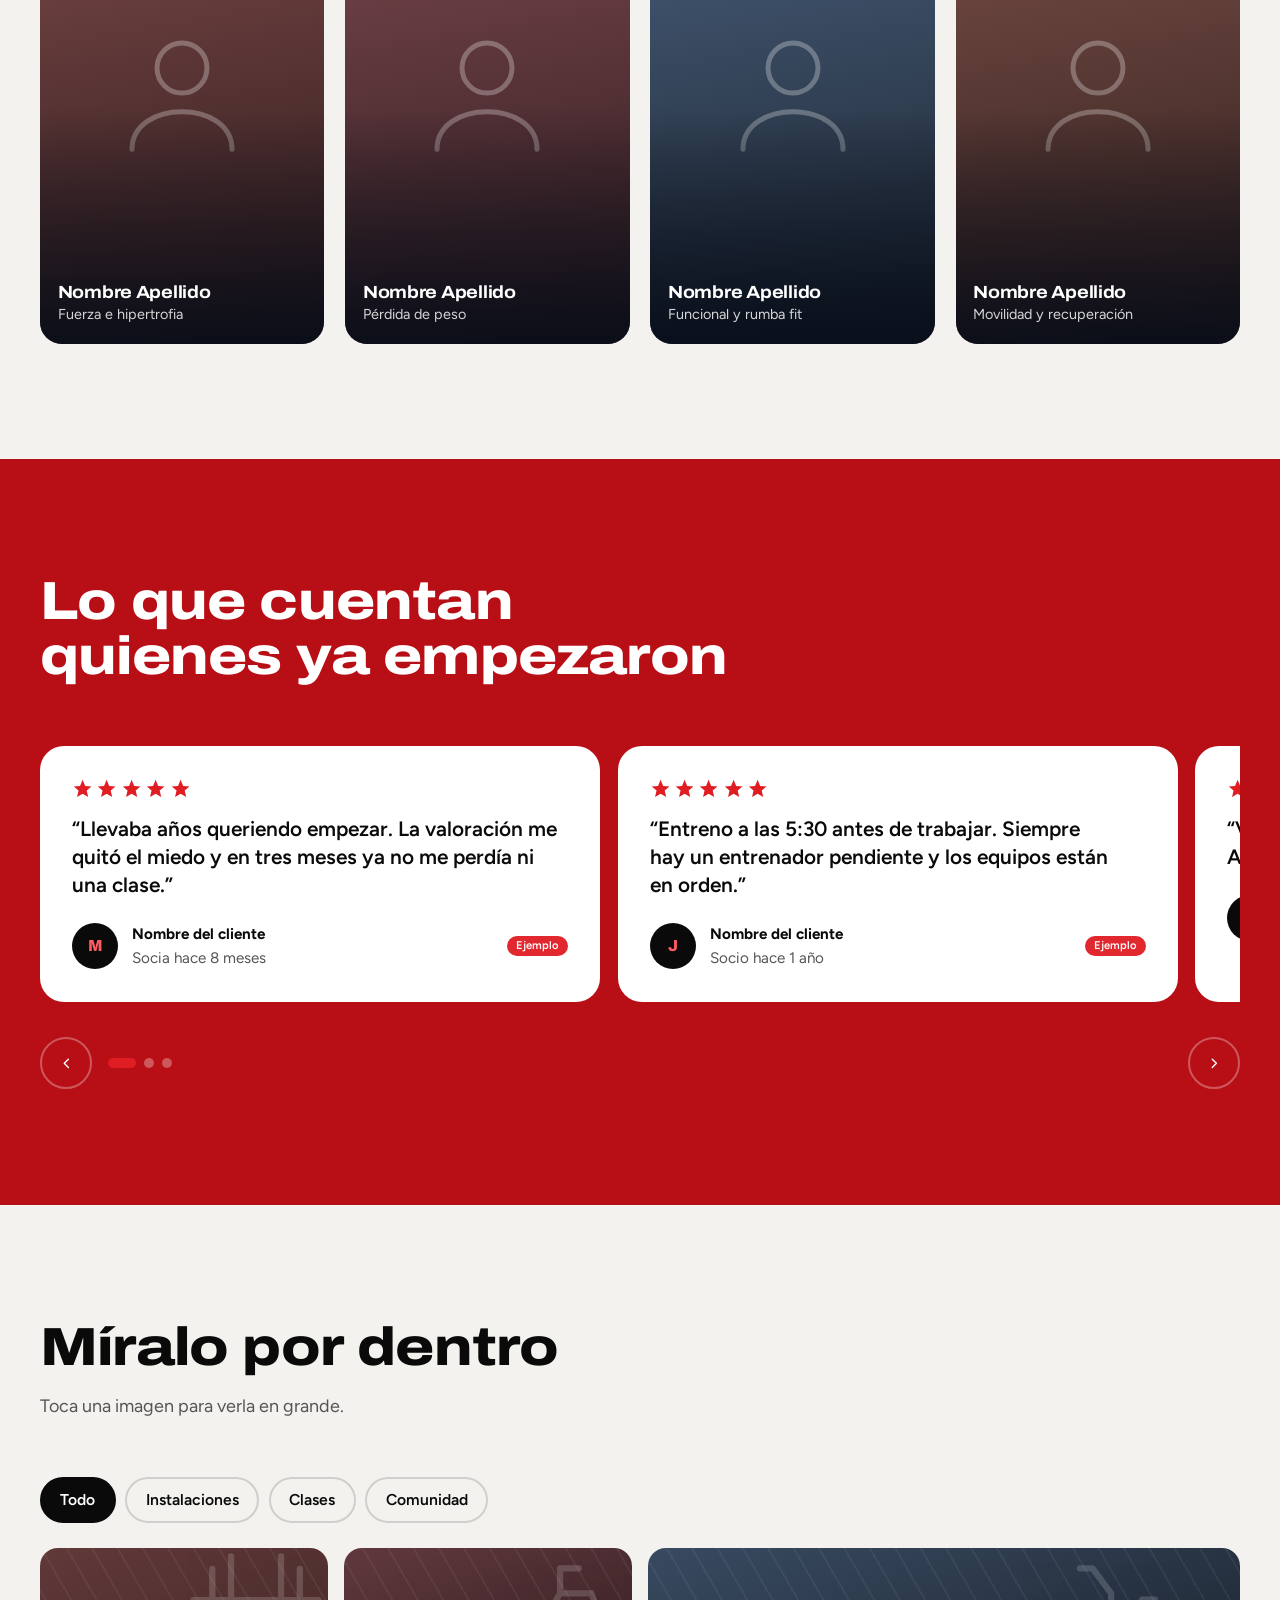
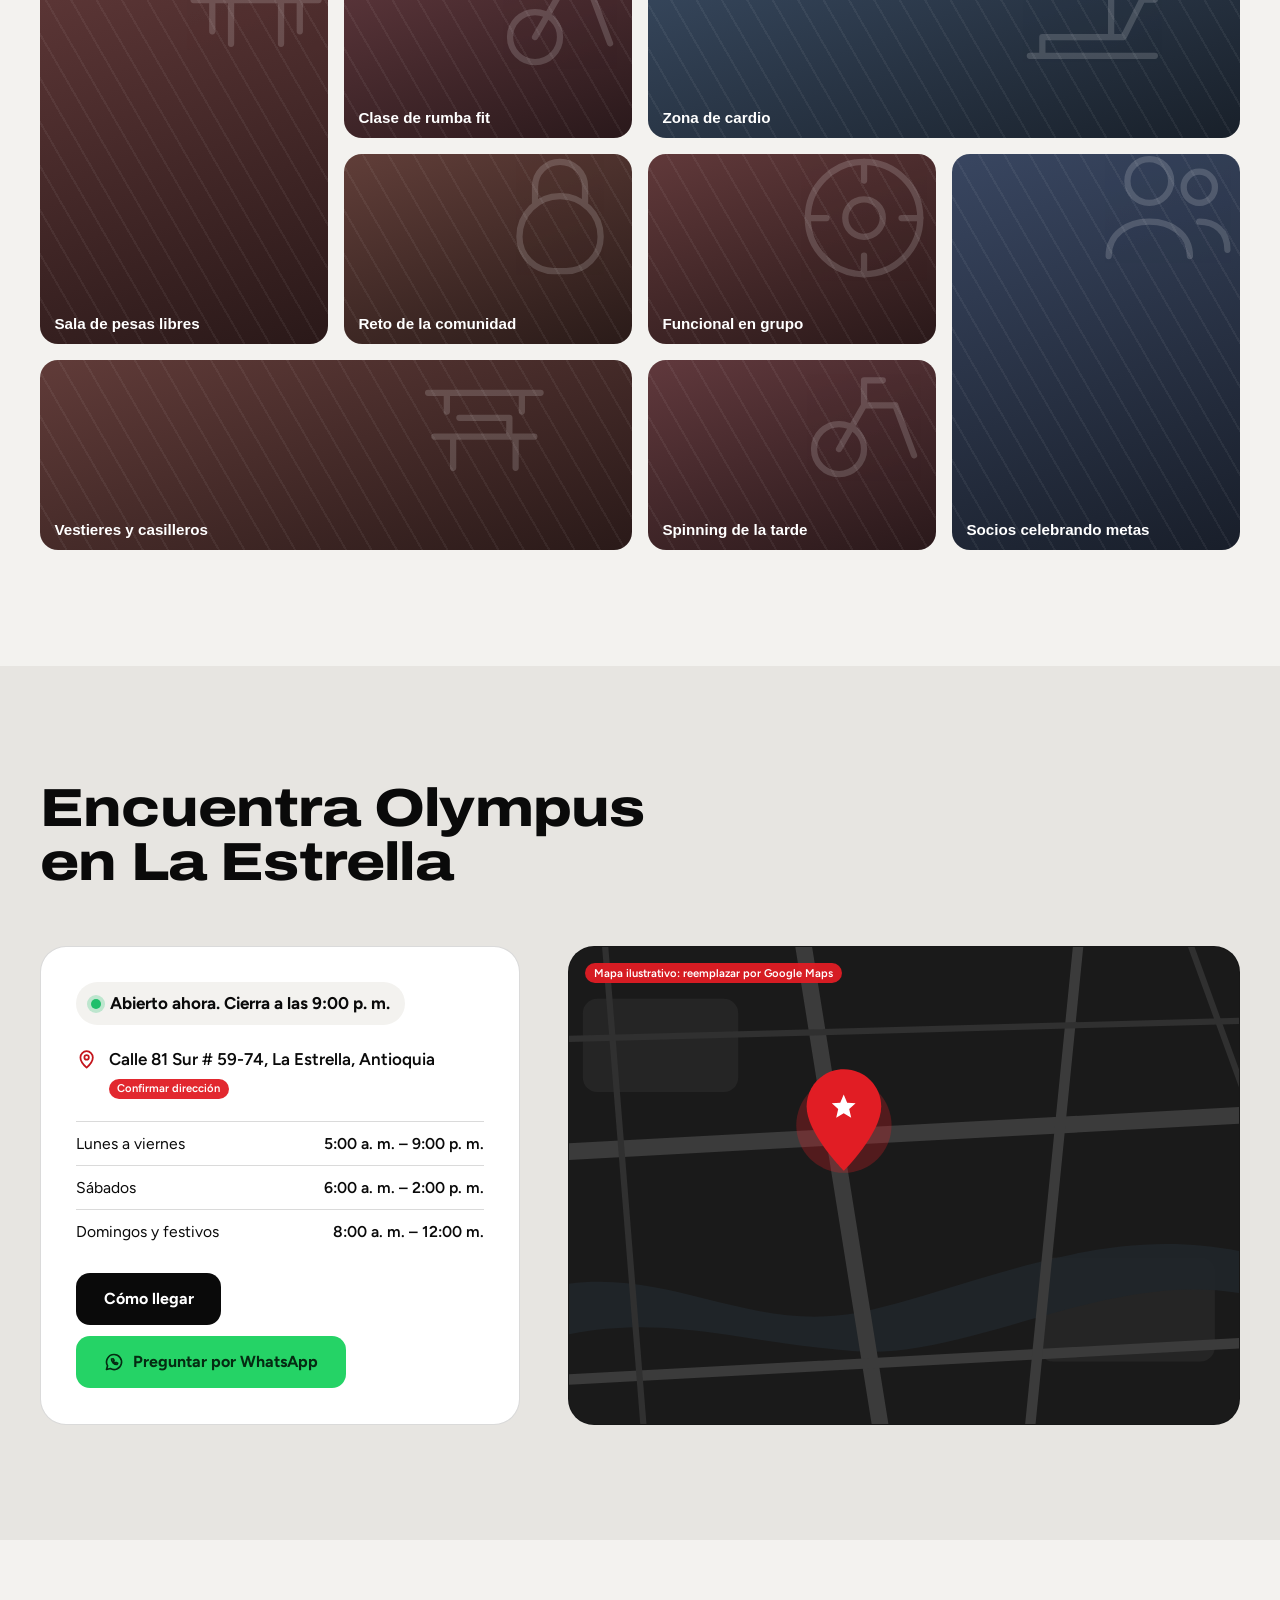
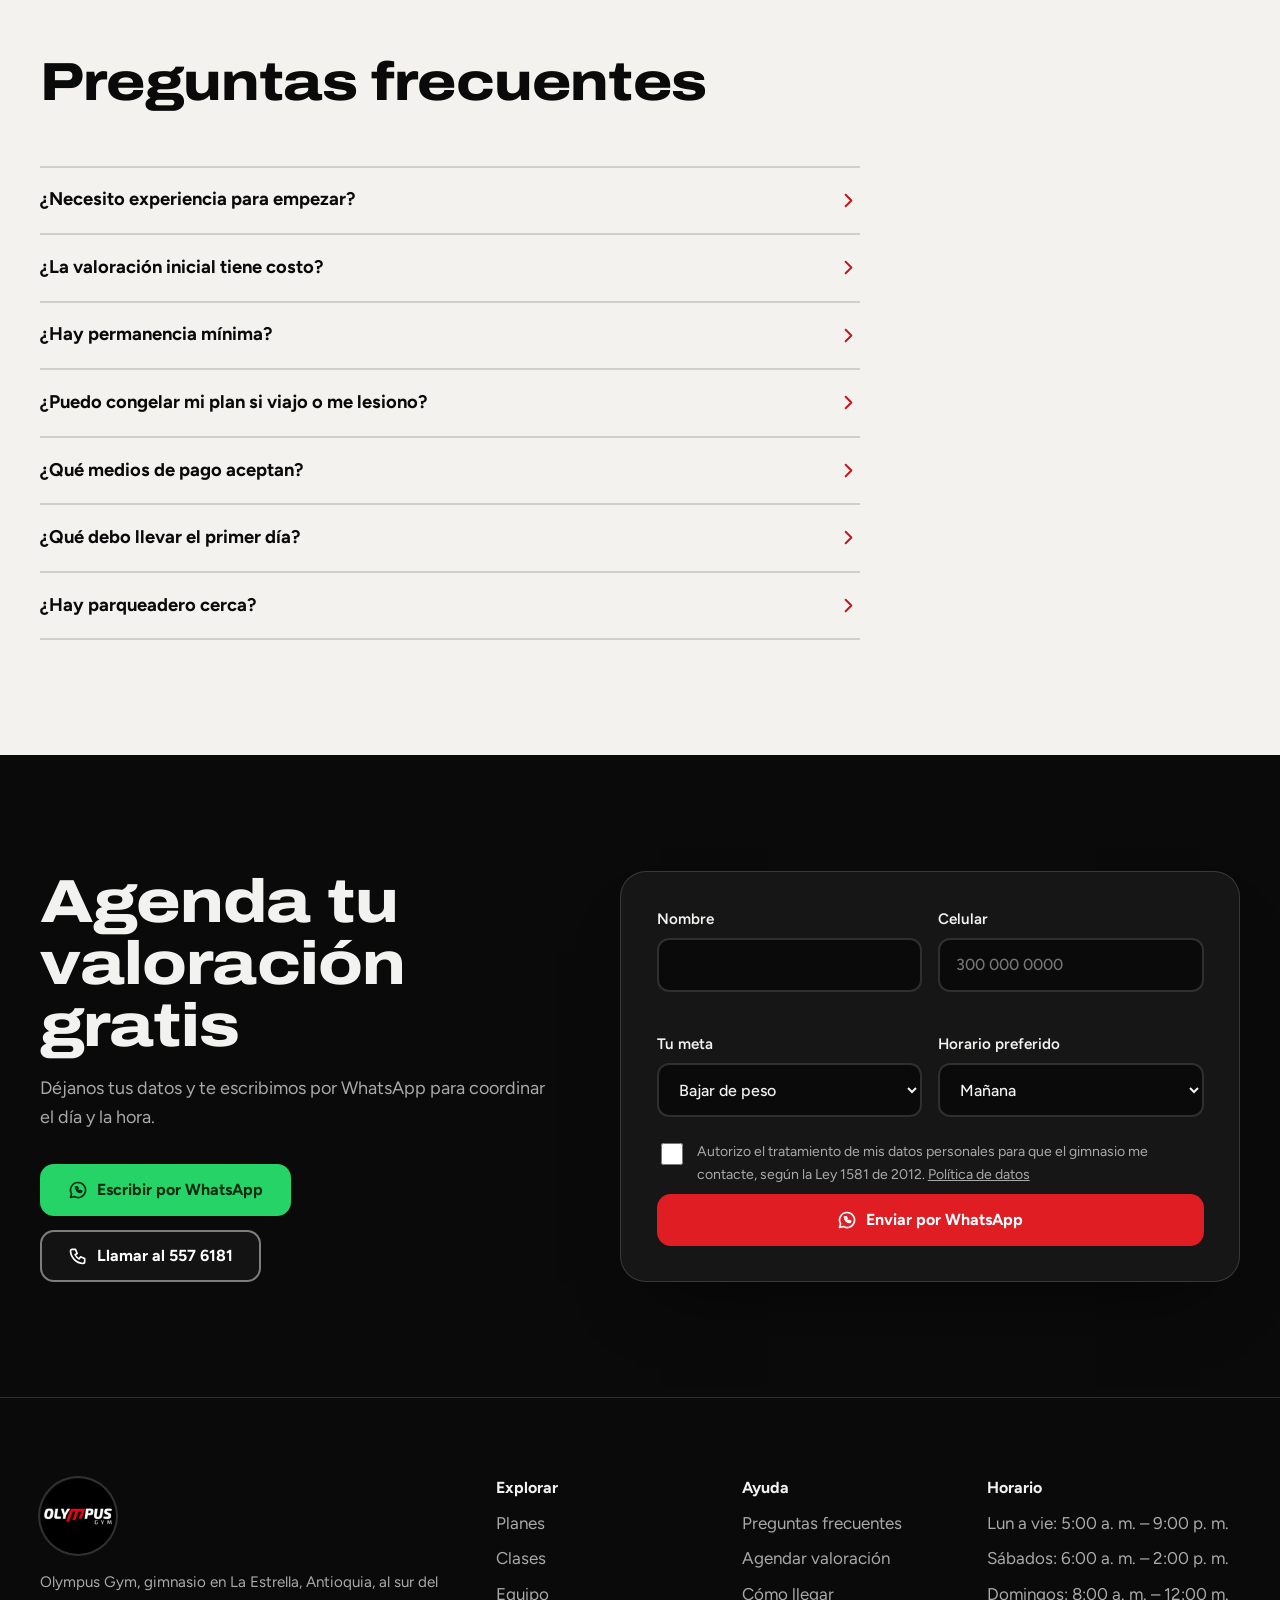
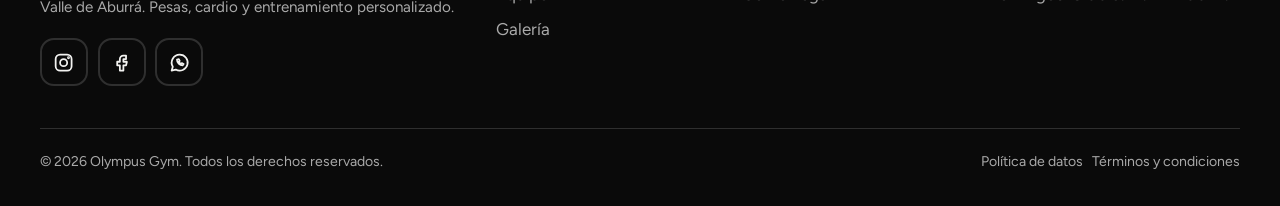
<file: olympus-gym.html>
<!DOCTYPE html>
<html lang="es-CO">
<head>
<meta charset="utf-8">
<meta name="viewport" content="width=device-width, initial-scale=1, viewport-fit=cover">
<title>Gimnasio en La Estrella, Antioquia | Olympus Gym</title>
<meta name="description" content="Olympus Gym, gimnasio en La Estrella, Antioquia: pesas, máquinas, cardio y entrenadores que te acompañan. Agenda tu valoración inicial y conoce los planes.">
<meta name="theme-color" content="#0A0A0A">
<link rel="preconnect" href="https://fonts.googleapis.com">
<link rel="preconnect" href="https://fonts.gstatic.com" crossorigin>
<link href="https://fonts.googleapis.com/css2?family=Archivo:wdth,wght@62..125,100..900&family=Figtree:wght@400;500;600;700&display=swap" rel="stylesheet">
<!-- SEO local: reemplazar datos por los reales del gimnasio -->
<script type="application/ld+json">
{"@context":"https://schema.org","@type":"HealthClub","name":"Olympus Gym","description":"Gimnasio en La Estrella, Antioquia con pesas, máquinas, cardio y entrenamiento personalizado.","telephone":"+576045576181","sameAs":["https://www.instagram.com/gimnasiolympus/","https://www.facebook.com/gymolimpus/"],"priceRange":"$$","address":{"@type":"PostalAddress","streetAddress":"Calle 81 Sur # 59-74","addressLocality":"La Estrella","addressRegion":"Antioquia","addressCountry":"CO"},"openingHoursSpecification":[{"@type":"OpeningHoursSpecification","dayOfWeek":["Monday","Tuesday","Wednesday","Thursday","Friday"],"opens":"05:00","closes":"21:00"},{"@type":"OpeningHoursSpecification","dayOfWeek":"Saturday","opens":"06:00","closes":"14:00"},{"@type":"OpeningHoursSpecification","dayOfWeek":"Sunday","opens":"08:00","closes":"12:00"}]}
</script>
<style>
:root{
  --black:#0A0A0A; --black-2:#161616; --red:#E11D24; --red-d:#C4151C; --red-l:#FF5A5F; --mist:#B5B5B5;
  --bg:#F3F2EF; --bg-2:#E7E5E1; --surface:#FFFFFF; --ink:#0A0A0A; --muted:#555555; --line:rgba(10,10,10,.15); --focus:#0B57D0;
  --hdr:68px; --r:20px;
  color-scheme:light dark;
  box-sizing:border-box;
  padding-top:env(safe-area-inset-top,0px);
  padding-bottom:env(safe-area-inset-bottom,0px);
  background:var(--black);
}
@media (prefers-color-scheme:dark){
  :root:not([data-theme="light"]){--bg:#070707;--bg-2:#0B0B0B;--surface:#151515;--ink:#F2F2F0;--muted:#A3A3A3;--line:rgba(242,242,240,.15);--focus:#FF5A5F}
}
:root[data-theme="dark"]{--bg:#070707;--bg-2:#0B0B0B;--surface:#151515;--ink:#F2F2F0;--muted:#A3A3A3;--line:rgba(242,242,240,.15);--focus:#FF5A5F}

html{scroll-behavior:smooth;scroll-padding-top:calc(env(safe-area-inset-top,0px) + 76px);-webkit-text-size-adjust:100%}
*,*::before,*::after{box-sizing:border-box}
[hidden]{display:none!important}
body{margin:0;background:var(--bg);color:var(--ink);font:400 1.0625rem/1.6 "Figtree",system-ui,-apple-system,"Segoe UI",Roboto,sans-serif;-webkit-font-smoothing:antialiased;overflow-x:hidden}
body.noscroll{overflow:hidden}
img,svg{max-width:100%}
a{color:inherit}
h1,h2,h3{font-family:"Archivo","Arial Narrow",Impact,sans-serif;font-stretch:125%;margin:0;line-height:1.02;letter-spacing:-.015em}
h2{font-size:clamp(2rem,4.6vw,3.35rem);font-weight:800;font-stretch:118%;text-wrap:balance}
h3{font-size:1.25rem;font-weight:700;font-stretch:112%;line-height:1.15}
p{margin:0}
:focus-visible{outline:3px solid var(--focus);outline-offset:3px;border-radius:6px}
.wrap{width:min(1200px,100% - 2.5rem);margin-inline:auto}
.sec{padding-block:clamp(4rem,9vw,7.5rem)}
.sec-alt{background:var(--bg-2)}
.on-dark{--bg:#0A0A0A;--bg-2:#0A0A0A;--ink:#F2F2F0;--muted:#A9A9A9;--surface:#161616;--line:rgba(242,242,240,.16);--focus:#FF5A5F;background:var(--bg);color:var(--ink)}
.on-red{--bg:#B80F16;--surface:#fff;--muted:#FFE1E2;--line:rgba(255,255,255,.3);--ink:#fff;--focus:#fff;background:var(--bg);color:var(--ink)}
.lead{color:var(--muted);max-width:56ch;margin-top:1.1rem;font-size:1.125rem}
.sec-head{max-width:760px;margin-bottom:clamp(2rem,5vw,3.5rem)}
.ic{width:1.25em;height:1.25em;fill:none;stroke:currentColor;stroke-width:2;stroke-linecap:round;stroke-linejoin:round;flex:none}
.ic-fill{fill:currentColor;stroke:none}

/* Buttons */
.btn{position:relative;overflow:hidden;display:inline-flex;align-items:center;justify-content:center;gap:.6rem;min-height:52px;padding:0 1.6rem;border-radius:14px;border:2px solid transparent;font:700 1rem/1 "Figtree",sans-serif;text-decoration:none;cursor:pointer;transition:transform .18s ease,box-shadow .25s ease,background .2s ease,color .2s ease;-webkit-tap-highlight-color:transparent}
.btn:hover{transform:translateY(-2px)}
.btn:active{transform:scale(.97)}
.btn.sm{min-height:44px;padding:0 1.1rem;font-size:.95rem}
.btn.block{width:100%}
.btn-star{background:var(--red);color:#fff}
.btn-star:hover{box-shadow:0 10px 30px -8px rgba(225,29,36,.7)}
.btn-line{border-color:rgba(255,255,255,.45);color:#fff;background:rgba(255,255,255,.04)}
.btn-line:hover{background:rgba(255,255,255,.14)}
.btn-wa{background:#25D366;color:#052b12}
.btn-wa:hover{box-shadow:0 10px 30px -8px rgba(37,211,102,.65)}
.btn-ink{background:var(--black);color:#fff}
.btn-ink:hover{box-shadow:0 10px 30px -10px rgba(10,10,10,.8)}
.ripple{position:absolute;border-radius:50%;background:rgba(255,255,255,.45);transform:scale(0);animation:rip .6s ease-out forwards;pointer-events:none}
@keyframes rip{to{transform:scale(1);opacity:0}}
.ph{display:inline-block;font:600 .7rem/1 "Figtree",sans-serif;padding:.28rem .55rem;border-radius:99px;background:rgba(225,29,36,.95);color:#fff}
body.no-ph .ph{display:none}

/* Header */
.hdr{position:fixed;top:0;left:0;right:0;z-index:60;padding-top:env(safe-area-inset-top,0px);color:#fff;transition:background .3s,box-shadow .3s;--focus:#FF5A5F}
.hdr.solid{background:rgba(10,10,10,.92);backdrop-filter:blur(14px);-webkit-backdrop-filter:blur(14px);box-shadow:0 1px 0 rgba(255,255,255,.08)}
.hdr-in{height:var(--hdr);display:flex;align-items:center;gap:1.25rem}
.logo{display:flex;align-items:center;gap:.55rem;text-decoration:none;font:800 1.15rem/1 "Archivo",sans-serif;font-stretch:125%;letter-spacing:.02em;text-transform:uppercase;margin-right:auto;position:relative;z-index:2}
.logo .ic{width:1.7rem;height:1.7rem;color:var(--red-l)}
.logo b{font-weight:300}
.logo-img{display:block;width:54px;height:54px;border-radius:50%;background:url([data-uri]) center/cover no-repeat;box-shadow:0 0 0 2px rgba(255,255,255,.16);flex:none}
.foot .logo-img{width:76px;height:76px}
.nav{display:flex;gap:1.5rem}
.nav a{text-decoration:none;font-weight:600;font-size:.95rem;opacity:.85;padding:.4rem 0;position:relative}
.nav a:hover{opacity:1}
.nav a::after{content:"";position:absolute;left:0;right:0;bottom:0;height:2px;background:var(--red);transform:scaleX(0);transform-origin:left;transition:transform .25s}
.nav a:hover::after{transform:scaleX(1)}
.menu-btn{display:none;width:48px;height:48px;border-radius:12px;border:0;background:rgba(255,255,255,.1);color:#fff;place-items:center;cursor:pointer;position:relative;z-index:2}
@media (max-width:959px){
  .menu-btn{display:grid}
  .hdr-in>.btn{display:none}
  .nav{position:fixed;inset:0;flex-direction:column;justify-content:center;gap:.4rem;padding:calc(env(safe-area-inset-top,0px) + 90px) 2rem 3rem;background:var(--black);transform:translateY(-102%);transition:transform .45s cubic-bezier(.7,0,.2,1);z-index:1}
  .hdr.open .nav{transform:none}
  .nav a{font:800 2rem/1.2 "Archivo",sans-serif;font-stretch:118%;opacity:1;padding:.5rem 0}
  .nav a::after{display:none}
}

/* Hero */
.hero{position:relative;min-height:100svh;display:flex;align-items:center;overflow:hidden;color:#fff;--focus:#FF5A5F;
  padding:calc(var(--hdr) + 2.5rem) 0 clamp(9.5rem,22vh,13rem);
  background:radial-gradient(60% 55% at 78% 62%,rgba(225,29,36,.5),transparent 70%),repeating-linear-gradient(115deg,rgba(255,255,255,.03) 0 2px,transparent 2px 24px),linear-gradient(180deg,#050505 0%,#0C0C0C 60%,#1a0709 100%)}
.ghost{position:absolute;left:-2vw;bottom:9%;font:900 clamp(5.5rem,23vw,21rem)/.8 "Archivo",sans-serif;font-stretch:125%;letter-spacing:-.04em;color:transparent;-webkit-text-stroke:2px rgba(255,255,255,.09);white-space:nowrap;pointer-events:none;user-select:none}
.bar-art{position:absolute;right:2%;bottom:21%;width:min(900px,57vw);pointer-events:none;transform:rotate(-9deg);animation:slidein 1.3s cubic-bezier(.2,.8,.2,1) .15s both}
.bar-art svg{display:block;width:100%;height:auto;animation:lift 3.4s ease-in-out infinite alternate}
@keyframes slidein{from{transform:translateX(28%) rotate(-9deg);opacity:0}to{transform:rotate(-9deg);opacity:1}}
@keyframes lift{from{transform:translateY(0)}to{transform:translateY(-18px)}}
@media (max-width:700px){.bar-art{right:-46%;bottom:9%;width:150vw}}
.hero-in{position:relative;z-index:2}
.hero h1{font-size:clamp(1.9rem,9vw,5.4rem);font-weight:900;font-stretch:112%;line-height:.96}
.ln{display:block;overflow:hidden;padding-bottom:.08em;white-space:nowrap}
.ln>span{display:block;transform:translateY(108%);animation:up .9s cubic-bezier(.2,.8,.2,1) forwards}
.ln:nth-of-type(2)>span{animation-delay:.5s}.ln:nth-of-type(3)>span{animation-delay:.65s}.ln:nth-of-type(4)>span{animation-delay:.85s}.ln:nth-of-type(5)>span{animation-delay:1s}
@keyframes up{to{transform:none}}
.sr{position:absolute;width:1px;height:1px;overflow:hidden;clip:rect(0 0 0 0);white-space:nowrap}
.hero-sub{margin-top:1.6rem;max-width:44ch;font-size:clamp(1.05rem,2.2vw,1.25rem);color:#D6D6D6;opacity:0;animation:fade .8s 1.05s forwards}
.hero-cta{margin-top:2rem;display:flex;flex-wrap:wrap;gap:.9rem;opacity:0;animation:fade .8s 1.2s forwards}
.hero-trust{margin-top:1.8rem;display:flex;flex-wrap:wrap;gap:.6rem 1.6rem;font-size:.95rem;color:#CFCFCF;list-style:none;padding:0;opacity:0;animation:fade .8s 1.35s forwards}
.hero-trust li{display:flex;align-items:center;gap:.5rem}
.hero-trust .ic{color:var(--red-l);width:1.1em;height:1.1em}
@keyframes fade{to{opacity:1}}
@media (max-width:520px){.hero-cta .btn{width:100%}}
@media (max-width:700px){.r1{height:38%}.r2{height:31%}.r3{height:22%}}

/* Picker */
.picker-wrap{position:relative;z-index:5;padding-bottom:clamp(2.5rem,6vw,4rem)}
.picker{margin-top:-104px;background:var(--surface);border:1px solid var(--line);border-radius:26px;padding:clamp(1.25rem,3vw,2.4rem);box-shadow:0 40px 70px -30px rgba(3,8,18,.6);display:grid;gap:2rem;position:relative}
@media (min-width:860px){.picker{grid-template-columns:5fr 6fr;gap:3rem;align-items:start}}
.picker h2{font-size:clamp(1.6rem,3vw,2.2rem)}
.picker-q p{color:var(--muted);margin-top:.6rem}
.chips{display:flex;flex-wrap:wrap;gap:.6rem;margin-top:1.3rem}
.chip{min-height:46px;padding:0 1.15rem;border-radius:99px;border:2px solid var(--line);background:transparent;color:var(--ink);font:600 .98rem "Figtree",sans-serif;cursor:pointer;transition:background .2s,border-color .2s,transform .15s}
.chip:hover{border-color:var(--ink)}
.chip:active{transform:scale(.96)}
.chip[aria-checked="true"],.chip.on{background:var(--black);border-color:var(--black);color:#fff}
.chip-l[aria-pressed="true"]{background:var(--black);border-color:var(--black);color:#fff}
@media (prefers-color-scheme:dark){:root:not([data-theme="light"]) .chip[aria-checked="true"],:root:not([data-theme="light"]) .chip-l[aria-pressed="true"]{background:var(--red);border-color:var(--red);color:#fff}}
:root[data-theme="dark"] .chip[aria-checked="true"],:root[data-theme="dark"] .chip-l[aria-pressed="true"]{background:var(--red);border-color:var(--red);color:#fff}
.picker-a h3{font-size:1.5rem}
.picker-a>p{color:var(--muted);margin:.5rem 0 1.3rem}
.mix{display:grid;gap:.85rem;margin-bottom:1.5rem}
.mix-row{display:grid;grid-template-columns:5.5rem 1fr 3rem;align-items:center;gap:.8rem;font-weight:600;font-size:.95rem}
.mix-row output{text-align:right}
.bar{height:12px;border-radius:99px;background:var(--line);overflow:hidden}
.bar i{display:block;height:100%;width:0;border-radius:99px;background:linear-gradient(90deg,var(--red-d),var(--red-l));transition:width .9s cubic-bezier(.2,.8,.2,1)}
.mix-row:nth-child(2) .bar i{background:linear-gradient(90deg,#7a0a0e,var(--red))}
.mix-row:nth-child(3) .bar i{background:linear-gradient(90deg,#555555,var(--mist))}

/* Stats */
.stats-in{display:grid;grid-template-columns:repeat(2,1fr);gap:1.5rem 0;position:relative}
@media (min-width:760px){.stats-in{grid-template-columns:repeat(4,1fr)}}
.stat{padding:.2rem 1.4rem;border-left:2px solid var(--line)}
.stat strong{display:block;font:900 clamp(2.4rem,5vw,3.6rem)/1 "Archivo",sans-serif;font-stretch:125%;letter-spacing:-.02em}
.stat span{color:var(--muted);font-weight:500}
.stats .ph{position:absolute;right:0;top:-1.6rem}

/* Tape */
.tape-w{overflow:hidden;padding:1.6rem 0}
.tape{background:var(--red);color:#fff;transform:rotate(-1.6deg);margin:0 -3vw;padding:1rem 0;overflow:hidden;box-shadow:0 14px 30px -14px rgba(225,29,36,.6)}
.tape-t{display:flex;width:max-content;animation:tape 30s linear infinite}
.tg{display:flex;align-items:center;gap:2rem;padding-right:2rem}
.tg span{font:900 1.7rem/1 "Archivo",sans-serif;font-stretch:125%;text-transform:uppercase;letter-spacing:.02em}
.tg .ic{width:1.7rem;height:1.7rem}
@keyframes tape{to{transform:translateX(-50%)}}
.tile .big{position:absolute;right:-8%;top:-6%;width:66%;height:auto;stroke-width:1;opacity:.16;z-index:-1}

/* Presentation + route */
.split{display:grid;gap:clamp(2.5rem,6vw,5rem)}
@media (min-width:900px){.split{grid-template-columns:1fr 1fr;align-items:start}}
.about p+p{margin-top:1rem}
.about .lead{margin-top:1.25rem}
.about .btn{margin-top:1.8rem}
.route{position:relative;padding-left:2.6rem;list-style:none;margin:0}
.route::before{content:"";position:absolute;left:11px;top:6px;bottom:6px;width:4px;border-radius:4px;background:var(--line)}
.route-fill{position:absolute;left:11px;top:6px;bottom:6px;width:4px;border-radius:4px;background:linear-gradient(180deg,var(--red),var(--red-l));transform:scaleY(0);transform-origin:top}
.route li{position:relative;padding-bottom:2.4rem;opacity:.45;transition:opacity .5s}
.route li:last-child{padding-bottom:0}
.route li.on{opacity:1}
.route li::before{content:"";position:absolute;left:-2.6rem;top:.2rem;width:26px;height:26px;border-radius:50%;background:var(--bg);border:4px solid var(--line);transition:border-color .4s,background .4s}
.route li.on::before{border-color:var(--red);background:var(--black)}
.route h3{margin-bottom:.35rem}
.route p{color:var(--muted);max-width:42ch}
.route-title{font:700 .95rem "Figtree",sans-serif;color:var(--muted);margin-bottom:1.6rem}

/* Benefits */
.ben{display:grid;gap:clamp(2rem,5vw,4rem)}
@media (min-width:960px){.ben{grid-template-columns:5fr 7fr}.ben-head{position:sticky;top:110px;align-self:start}}
.ben-list{display:grid;gap:0 2.5rem;list-style:none;margin:0;padding:0}
@media (min-width:640px){.ben-list{grid-template-columns:1fr 1fr}}
.ben-list li{padding:1.6rem 0;border-top:2px solid var(--line);display:grid;grid-template-columns:auto 1fr;gap:.2rem 1rem}
.ben-list .ic{width:2.4rem;height:2.4rem;padding:.55rem;border-radius:12px;background:var(--black);color:var(--red-l);grid-row:span 2}
.ben-list p{color:var(--muted);font-size:1rem}
.ben .btn{margin-top:1.8rem}

/* Carousel */
.car{position:relative}
.car-track{display:flex;gap:1.1rem;overflow-x:auto;scroll-snap-type:x mandatory;scrollbar-width:none;padding:.4rem 0 1rem;-webkit-overflow-scrolling:touch}
.car-track::-webkit-scrollbar{display:none}
.car-track.drag{scroll-snap-type:none;cursor:grabbing;user-select:none}
.car-track>*{scroll-snap-align:start;flex:none}
.car-ctl{display:flex;align-items:center;gap:1rem;margin-top:1.2rem}
.car-b{width:52px;height:52px;border-radius:50%;border:2px solid var(--line);background:transparent;color:var(--ink);display:grid;place-items:center;cursor:pointer;transition:background .2s,transform .15s,border-color .2s}
.car-b:hover{background:var(--red);border-color:var(--red);color:#fff}
.car-b:active{transform:scale(.92)}
.dots{display:flex;gap:.5rem;flex:1;flex-wrap:wrap}
.dots button{width:10px;height:10px;padding:0;border-radius:99px;border:0;background:var(--line);cursor:pointer;transition:width .3s,background .3s}
.dots button.on{width:28px;background:var(--red)}
.area{position:relative;width:min(78vw,340px);aspect-ratio:4/5.2;border-radius:22px;overflow:hidden;color:#fff;display:flex;flex-direction:column;justify-content:flex-end;padding:1.4rem;background:linear-gradient(165deg,hsl(var(--h) 26% 27%),hsl(var(--h) 26% 11%));isolation:isolate}
.area::before{content:"";position:absolute;inset:0;z-index:-1;background:repeating-linear-gradient(115deg,rgba(255,255,255,.05) 0 2px,transparent 2px 26px);transition:transform .8s cubic-bezier(.2,.8,.2,1)}
.area:hover::before{transform:scale(1.15) translateX(-12px)}
.area::after{content:"";position:absolute;inset:auto 0 0 0;height:65%;z-index:-1;background:linear-gradient(0deg,rgba(6,12,24,.85),transparent)}
.area .big{position:absolute;right:-14%;top:6%;width:70%;height:auto;stroke-width:1;opacity:.16;z-index:-1}
.area .ph{position:absolute;left:1rem;top:1rem}
.area h3{font-size:1.45rem}
.area p{margin-top:.5rem;color:#D6D6D6;font-size:.98rem}
.on-dark .car-b{color:#fff}

/* Services + timetable */
.svc{display:grid;gap:clamp(2rem,5vw,4rem)}
@media (min-width:960px){.svc{grid-template-columns:5fr 6fr;align-items:start}}
.svc-list{list-style:none;padding:0;margin:1.6rem 0 0;display:grid}
.svc-list li{display:grid;grid-template-columns:auto 1fr;gap:.15rem 1rem;padding:1.05rem 0;border-top:1px solid var(--line)}
.svc-list li:last-child{border-bottom:1px solid var(--line)}
.svc-list .ic{grid-row:span 2;width:1.7rem;height:1.7rem;color:var(--red-d);margin-top:.15rem}
.svc-list p{color:var(--muted);font-size:1rem}
.tt{background:var(--surface);border:1px solid var(--line);border-radius:26px;padding:clamp(1.1rem,3vw,1.9rem);box-shadow:0 30px 60px -36px rgba(10,10,10,.45)}
.tt h3{font-size:1.5rem;margin-bottom:.3rem}
.tt>p{color:var(--muted);font-size:.98rem}
.days{display:grid;grid-template-columns:repeat(7,1fr);gap:.35rem;margin:1.3rem 0}
.day{min-height:52px;border-radius:12px;border:2px solid var(--line);background:transparent;color:var(--ink);font:700 .92rem "Figtree",sans-serif;cursor:pointer;transition:background .2s,border-color .2s,transform .15s}
.day:active{transform:scale(.94)}
.day[aria-selected="true"]{background:var(--black);color:#fff;border-color:var(--black)}
@media (prefers-color-scheme:dark){:root:not([data-theme="light"]) .day[aria-selected="true"]{background:var(--red);color:#fff;border-color:var(--red)}}
:root[data-theme="dark"] .day[aria-selected="true"]{background:var(--red);color:#fff;border-color:var(--red)}
.cls{list-style:none;margin:0;padding:0;display:grid;gap:.6rem;min-height:250px;align-content:start}
.cls li{display:grid;grid-template-columns:6.4rem 1fr auto;align-items:center;gap:.9rem;padding:.9rem 1rem;border-radius:14px;background:var(--bg);animation:slide .4s both}
@keyframes slide{from{opacity:0;transform:translateX(14px)}to{opacity:1;transform:none}}
.cls time{font-weight:700;font-size:.95rem}
.cls strong{display:block;font-weight:700}
.cls small{color:var(--muted);font-size:.88rem}
.cls .btn{min-height:42px;padding:0 .95rem;font-size:.88rem;border-radius:10px}
@media (max-width:520px){.cls li{grid-template-columns:1fr auto}.cls time{grid-column:1/-1;color:var(--red-d)}}

/* Plans */
.promo{display:flex;flex-wrap:wrap;align-items:center;gap:.8rem 1.4rem;padding:1rem 1.3rem;border-radius:16px;border:1px dashed rgba(225,29,36,.6);background:rgba(225,29,36,.08);margin-bottom:2rem}
.promo strong{color:var(--red-l)}
.promo .t{margin-left:auto;font-weight:700;font-variant-numeric:tabular-nums}
.seg{display:inline-grid;grid-template-columns:repeat(3,auto);gap:.3rem;padding:.35rem;border-radius:16px;background:rgba(255,255,255,.08);margin-bottom:2.4rem;max-width:100%}
.seg button{min-height:46px;padding:0 1.2rem;border-radius:12px;border:0;background:transparent;color:#fff;font:600 .96rem "Figtree",sans-serif;cursor:pointer;transition:background .25s,color .25s}
.seg button[aria-pressed="true"]{background:#fff;color:var(--black)}
.seg small{display:block;font-size:.7rem;font-weight:700;color:var(--red-l);margin-top:.15rem}
.seg button[aria-pressed="true"] small{color:var(--red-d)}
.plans{display:grid;gap:1.4rem;align-items:stretch}
@media (min-width:900px){.plans{grid-template-columns:repeat(3,1fr);align-items:center}}
.plan{position:relative;padding:2rem 1.7rem;border-radius:26px;background:var(--surface);border:1px solid var(--line);display:flex;flex-direction:column;gap:1rem;transition:transform .3s,box-shadow .3s}
.plan:hover{transform:translateY(-6px)}
.plan h3{font-size:1.6rem}
.plan .pd{color:var(--muted);font-size:.98rem}
.price{display:flex;align-items:baseline;gap:.4rem}
.amt{font:900 clamp(2.2rem,4vw,2.9rem)/1 "Archivo",sans-serif;font-stretch:125%;letter-spacing:-.02em;font-variant-numeric:tabular-nums}
.per{color:var(--muted);font-weight:600}
.tot{font-size:.9rem;color:var(--muted);min-height:2.6em}
.plan ul{list-style:none;padding:0;margin:.4rem 0 .8rem;display:grid;gap:.7rem;flex:1}
.plan li{display:flex;gap:.65rem;font-size:.98rem}
.plan li .ic{color:var(--red-l);margin-top:.15rem;width:1.1em;height:1.1em}
.plan.hot{background:var(--red);color:#fff;border-color:var(--red);padding-block:2.8rem;box-shadow:0 40px 70px -28px rgba(225,29,36,.55)}
.plan.hot .pd,.plan.hot .per,.plan.hot .tot{color:#FFD6D7}
.plan.hot li .ic{color:#fff}
.plan.elite{background:linear-gradient(160deg,#2b0a0d,#100405);border-color:rgba(225,29,36,.55)}
.flag{position:absolute;top:-14px;left:1.7rem;padding:.4rem .9rem;border-radius:99px;background:var(--black);color:#fff;font:700 .82rem "Figtree",sans-serif;border:2px solid var(--red)}
.fine{margin-top:1.6rem;color:var(--muted);font-size:.92rem}

/* Team */
.team{display:grid;grid-template-columns:repeat(2,1fr);gap:1rem}
@media (min-width:900px){.team{grid-template-columns:repeat(4,1fr);gap:1.3rem}}
.coach{position:relative;aspect-ratio:3/4;border-radius:22px;overflow:hidden;background:linear-gradient(170deg,hsl(var(--h) 26% 34%),hsl(var(--h) 26% 14%));color:#fff;display:flex;align-items:flex-end;padding:1.1rem;isolation:isolate}
.coach .ic{position:absolute;left:50%;top:34%;translate:-50% -50%;width:58%;height:auto;stroke-width:.8;opacity:.28;z-index:-1}
.coach::after{content:"";position:absolute;inset:0;z-index:-1;background:linear-gradient(0deg,rgba(6,12,24,.88) 0%,transparent 62%)}
.coach .ph{position:absolute;left:.8rem;top:.8rem}
.coach h3{font-size:1.1rem}
.coach p{font-size:.9rem;color:#D6D6D6}
.coach .more{max-height:0;opacity:0;overflow:hidden;transition:max-height .4s,opacity .4s,margin .4s;font-size:.88rem}
.coach:hover .more,.coach:focus-within .more{max-height:5.5rem;opacity:1;margin-top:.5rem}
@media (hover:none){.coach .more{max-height:5.5rem;opacity:1;margin-top:.5rem}}

/* Testimonials */
.tst{width:min(88vw,560px);padding:2rem;border-radius:24px;background:#fff;color:#0A0A0A;position:relative}
.tst .stars{display:flex;gap:.2rem;color:var(--red);margin-bottom:1rem}
.tst blockquote{margin:0;font:600 1.3rem/1.35 "Figtree",sans-serif;text-wrap:pretty}
.tst footer{margin-top:1.4rem;display:flex;align-items:center;gap:.9rem;font-size:.95rem;color:#555}
.tst .av{width:46px;height:46px;border-radius:50%;background:var(--black);color:var(--red-l);display:grid;place-items:center;font:800 1rem "Archivo",sans-serif}
.tst footer strong{display:block;color:#0A0A0A}
.tst .ph{margin-left:auto}

/* Gallery */
.gal-f{display:flex;flex-wrap:wrap;gap:.6rem;margin-bottom:1.6rem}
.gal{display:grid;grid-template-columns:repeat(2,1fr);grid-auto-rows:150px;grid-auto-flow:dense;gap:.8rem}
@media (min-width:800px){.gal{grid-template-columns:repeat(4,1fr);grid-auto-rows:190px;gap:1rem}}
.tile{position:relative;border:0;padding:0;border-radius:18px;overflow:hidden;cursor:zoom-in;background:linear-gradient(160deg,hsl(var(--h) 26% 30%),hsl(var(--h) 26% 13%));color:#fff;text-align:left;isolation:isolate;transition:transform .3s,box-shadow .3s}
.tile:hover{transform:scale(1.025);box-shadow:0 18px 40px -16px rgba(10,10,10,.6);z-index:2}
.tile::before{content:"";position:absolute;inset:0;z-index:-1;background:repeating-linear-gradient(60deg,rgba(255,255,255,.05) 0 2px,transparent 2px 22px)}
.tile span{position:absolute;left:.9rem;bottom:.8rem;right:.9rem;font-weight:700;font-size:.95rem}
.tile.tall{grid-row:span 2}.tile.wide{grid-column:span 2}
.tile.off{display:none}
dialog#lb{border:0;padding:0;background:transparent;width:min(94vw,900px);max-height:90vh;color:#fff;overflow:visible}
dialog#lb::backdrop{background:rgba(5,10,20,.86);backdrop-filter:blur(6px)}
.lb-art{aspect-ratio:16/10;border-radius:22px;background:linear-gradient(160deg,hsl(var(--h,0) 26% 30%),hsl(var(--h,0) 26% 12%));display:grid;place-items:center;text-align:center;padding:2rem}
.lb-art p{max-width:30ch;color:#D6D6D6}
.lb-bar{display:flex;justify-content:space-between;align-items:center;margin-top:1rem}
.lb-bar .car-b{color:#fff;border-color:rgba(255,255,255,.3)}
.lb-x{position:absolute;right:-.3rem;top:-3.4rem;color:#fff;border-color:rgba(255,255,255,.3)}

/* Location */
.loc{display:grid;gap:clamp(1.5rem,4vw,3rem)}
@media (min-width:960px){.loc{grid-template-columns:5fr 7fr;align-items:stretch}}
.loc-card{background:var(--surface);border:1px solid var(--line);border-radius:26px;padding:clamp(1.4rem,3vw,2.2rem);display:flex;flex-direction:column;gap:1.3rem}
.status{display:inline-flex;align-items:center;gap:.6rem;font-weight:700;padding:.5rem .9rem;border-radius:99px;background:var(--bg);width:fit-content}
.status i{width:10px;height:10px;border-radius:50%;background:#8a97a6}
.status.open i{background:#1fbf6b;box-shadow:0 0 0 4px rgba(31,191,107,.25)}
.addr{display:flex;gap:.7rem;font-weight:600}
.addr .ic{color:var(--red-d);margin-top:.2rem}
.hours{width:100%;border-collapse:collapse;font-size:.98rem}
.hours td{padding:.55rem 0;border-top:1px solid var(--line)}
.hours td:last-child{text-align:right;font-weight:600}
.loc-btns{display:flex;flex-wrap:wrap;gap:.7rem;margin-top:auto}
.map{position:relative;border-radius:26px;overflow:hidden;min-height:340px;background:#1a1a1a;border:1px solid var(--line)}
.map svg{position:absolute;inset:0;width:100%;height:100%}
.map .ph{position:absolute;left:1rem;top:1rem;z-index:2}
.pin{animation:bob 2.4s ease-in-out infinite}
@keyframes bob{50%{transform:translateY(-8px)}}
@media (prefers-color-scheme:dark){:root:not([data-theme="light"]) .map{background:#1a1a1a}}
:root[data-theme="dark"] .map{background:#1a1a1a}

/* FAQ */
.faq{max-width:820px}
.faq details{border-top:2px solid var(--line)}
.faq details:last-child{border-bottom:2px solid var(--line)}
.faq summary{list-style:none;cursor:pointer;display:flex;justify-content:space-between;gap:1rem;align-items:center;padding:1.3rem 0;font:700 1.15rem/1.3 "Figtree",sans-serif;min-height:56px}
.faq summary::-webkit-details-marker{display:none}
.faq summary .ic{transition:transform .3s;color:var(--red-d)}
.faq details[open] summary .ic{transform:rotate(90deg)}
.faq .ans{color:var(--muted);padding:0 2.5rem 1.4rem 0;max-width:62ch;animation:fade .4s both}

/* Contact */
.contact{display:grid;gap:clamp(2rem,5vw,4rem)}
@media (min-width:960px){.contact{grid-template-columns:5fr 6fr;align-items:center}}
.contact h2{font-size:clamp(2.2rem,5vw,3.8rem)}
.contact .alt{margin-top:2rem;display:grid;gap:.9rem;justify-items:start}
.panel{background:var(--surface);border:1px solid var(--line);border-radius:26px;padding:clamp(1.3rem,3vw,2.2rem);box-shadow:0 40px 70px -40px rgba(0,0,0,.7)}
.fld{display:grid;gap:.4rem;margin-bottom:1.1rem}
.fld label{font-weight:600;font-size:.95rem}
.fld input,.fld select{min-height:54px;padding:0 1rem;border-radius:12px;border:2px solid var(--line);background:var(--bg);color:var(--ink);font:500 1rem "Figtree",sans-serif;width:100%;transition:border-color .2s,box-shadow .2s}
.fld input:focus,.fld select:focus{outline:none;border-color:var(--red);box-shadow:0 0 0 4px rgba(225,29,36,.25)}
.fld .err{color:#ff8f7d;font-size:.88rem;min-height:1.2em}
.two{display:grid;gap:0 1rem}
@media (min-width:560px){.two{grid-template-columns:1fr 1fr}}
.consent{display:flex;gap:.7rem;align-items:flex-start;font-size:.88rem;color:var(--muted);margin:.4rem 0 1.3rem}
.consent input{width:22px;height:22px;flex:none;accent-color:var(--red);margin-top:.1rem}
.ok{text-align:center;display:grid;gap:1rem;justify-items:center;padding:1rem 0}
.ok .ic{width:3.4rem;height:3.4rem;padding:.8rem;border-radius:50%;background:var(--red);color:#fff}
.ok h3{font-size:1.6rem}

/* Footer */
.foot{padding:clamp(3rem,7vw,5rem) 0 2rem;border-top:1px solid var(--line)}
.foot-g{display:grid;gap:2.2rem}
@media (min-width:860px){.foot-g{grid-template-columns:2fr 1fr 1fr 1.2fr}}
.foot h4{margin:0 0 .8rem;font:700 1rem "Figtree",sans-serif}
.foot ul{list-style:none;padding:0;margin:0;display:grid;gap:.5rem;color:var(--muted)}
.foot a{text-decoration:none}
.foot a:hover{color:var(--red)}
.foot .seo{color:var(--muted);font-size:.95rem;max-width:44ch;margin-top:1rem}
.soc{display:flex;gap:.6rem;margin-top:1.2rem}
.soc a{width:48px;height:48px;border-radius:14px;border:2px solid var(--line);display:grid;place-items:center;transition:background .2s,color .2s,transform .15s}
.soc a:hover{background:var(--red);color:#fff;transform:translateY(-3px)}
.legal{margin-top:2.6rem;padding-top:1.4rem;border-top:1px solid var(--line);color:var(--muted);font-size:.88rem;display:flex;flex-wrap:wrap;gap:.6rem 1.5rem;justify-content:space-between}

/* Mobile tab bar + floating WA */
.tabs{display:none}
.fab{display:none}
@media (max-width:959px){
  body{padding-bottom:78px}
  .tabs{display:grid;grid-template-columns:repeat(5,1fr);position:fixed;left:0;right:0;bottom:0;z-index:55;background:rgba(10,10,10,.94);backdrop-filter:blur(14px);-webkit-backdrop-filter:blur(14px);border-top:1px solid rgba(255,255,255,.1);padding:.35rem .4rem calc(.35rem + env(safe-area-inset-bottom,0px));--focus:#FF5A5F}
  .tabs a{display:grid;justify-items:center;gap:.15rem;color:#B5B5B5;text-decoration:none;font:600 .7rem/1.1 "Figtree",sans-serif;padding:.4rem 0;min-height:56px;align-content:center}
  .tabs a .ic{width:1.5rem;height:1.5rem}
  .tabs a.cur{color:var(--red)}
  .tabs a.wa{color:#052b12}
  .tabs a.wa span.b{display:grid;place-items:center;width:56px;height:56px;margin-top:-26px;border-radius:50%;background:#25D366;box-shadow:0 8px 20px -6px rgba(37,211,102,.7),0 0 0 5px #0A0A0A}
  .tabs a.wa{color:#B5B5B5}
}
@media (min-width:960px){
  .fab{display:grid;place-items:center;position:fixed;right:24px;bottom:calc(24px + env(safe-area-inset-bottom,0px));width:62px;height:62px;border-radius:50%;background:#25D366;color:#052b12;z-index:55;box-shadow:0 14px 30px -8px rgba(37,211,102,.7);transition:transform .2s;animation:wa-in .6s 2.2s both}
  .fab:hover{transform:scale(1.08)}
  .fab .ic{width:30px;height:30px}
}
@keyframes wa-in{from{transform:scale(0)}to{transform:none}}

/* Example-content pill */
.demo{position:fixed;left:14px;bottom:calc(14px + env(safe-area-inset-bottom,0px));z-index:58;font:600 .82rem "Figtree",sans-serif}
@media (max-width:959px){.demo{bottom:calc(92px + env(safe-area-inset-bottom,0px))}}
.demo>button{min-height:40px;padding:0 1rem;border-radius:99px;border:0;background:rgba(10,10,10,.92);color:#fff;font:inherit;cursor:pointer;box-shadow:0 8px 20px -8px rgba(0,0,0,.6);--focus:#FF5A5F}
.demo-p{position:absolute;bottom:52px;left:0;width:min(300px,80vw);padding:1rem;border-radius:16px;background:var(--black);color:#EDEDED;box-shadow:0 20px 40px -12px rgba(0,0,0,.7);display:grid;gap:.7rem;font-weight:500;--focus:#FF5A5F}
.demo-p button{min-height:40px;border-radius:10px;border:0;background:var(--red);color:#fff;font:700 .9rem "Figtree",sans-serif;cursor:pointer}

/* Reveal (subtle, only on a few blocks) */
.js [data-reveal]{opacity:0;transform:translateY(14px);transition:opacity .7s ease,transform .7s ease}
.js [data-reveal].in{opacity:1;transform:none}

@media (prefers-reduced-motion:reduce){
  .tape-t,.bar-art svg{animation:none!important}
  html{scroll-behavior:auto}
  *,*::before,*::after{animation-duration:.01ms!important;animation-delay:0s!important;animation-iteration-count:1!important;transition-duration:.01ms!important}
  .ln>span{transform:none}.hero-sub,.hero-cta,.hero-trust{opacity:1}
  .js [data-reveal]{opacity:1;transform:none}
}
</style>
</head>
<body>
<script>document.documentElement.classList.add('js')</script>

<!-- Iconos (sprite) -->
<svg width="0" height="0" style="position:absolute" aria-hidden="true">
<defs>
<symbol id="i-star" viewBox="0 0 24 24"><path d="M12 2l2.9 6.9 7.1.6-5.4 4.7 1.7 7.3L12 17.8 5.7 21.5l1.7-7.3L2 9.5l7.1-.6z"/></symbol>
<symbol id="i-clock" viewBox="0 0 24 24"><circle cx="12" cy="12" r="9"/><path d="M12 7v5l3 2"/></symbol>
<symbol id="i-user" viewBox="0 0 24 24"><circle cx="12" cy="8" r="4"/><path d="M4 21c0-4 4-6 8-6s8 2 8 6"/></symbol>
<symbol id="i-users" viewBox="0 0 24 24"><circle cx="9" cy="8" r="3.5"/><path d="M2.5 20c0-3.500 3-5.500 6.500-5.500s6.500 2 6.500 5.500"/><circle cx="17" cy="9" r="2.5"/><path d="M17 14.500c2.500 0 4.500 1.500 4.500 4.500"/></symbol>
<symbol id="i-heart" viewBox="0 0 24 24"><path d="M12 21s-8-5.200-8-11a4.500 4.500 0 0 1 8-2.800A4.500 4.500 0 0 1 20 10c0 5.800-8 11-8 11z"/></symbol>
<symbol id="i-pin" viewBox="0 0 24 24"><path d="M12 21s7-6.200 7-11.500a7 7 0 0 0-14 0C5 14.800 12 21 12 21z"/><circle cx="12" cy="9.500" r="2.500"/></symbol>
<symbol id="i-bolt" viewBox="0 0 24 24"><path d="M13 2L4 14h7l-1 8 9-12h-7z"/></symbol>
<symbol id="i-dumb" viewBox="0 0 24 24"><path d="M6 6v12M18 6v12M3 9v6M21 9v6M6 12h12"/></symbol>
<symbol id="i-cal" viewBox="0 0 24 24"><rect x="4" y="5" width="16" height="16" rx="2"/><path d="M8 3v4M16 3v4M4 10h16"/></symbol>
<symbol id="i-check" viewBox="0 0 24 24"><path d="M5 12.500l4.500 4.500L19 7.500"/></symbol>
<symbol id="i-right" viewBox="0 0 24 24"><path d="M9 6l6 6-6 6"/></symbol>
<symbol id="i-left" viewBox="0 0 24 24"><path d="M15 6l-6 6 6 6"/></symbol>
<symbol id="i-menu" viewBox="0 0 24 24"><path d="M4 8h16M4 16h16"/></symbol>
<symbol id="i-x" viewBox="0 0 24 24"><path d="M6 6l12 12M18 6L6 18"/></symbol>
<symbol id="i-wa" viewBox="0 0 24 24"><path d="M12 3a9 9 0 0 0-7.700 13.600L3 21l4.600-1.200A9 9 0 1 0 12 3z"/><path d="M9 8.500c0 3.500 3 6.500 6.500 6.500l1-1.500-2-1-.9.900c-1-.4-2-1.400-2.400-2.400l.9-.9-1-2z"/></symbol>
<symbol id="i-ig" viewBox="0 0 24 24"><rect x="3" y="3" width="18" height="18" rx="5"/><circle cx="12" cy="12" r="4"/><circle cx="17.500" cy="6.500" r=".6"/></symbol>
<symbol id="i-fb" viewBox="0 0 24 24"><path d="M14 8h3V4h-3a4 4 0 0 0-4 4v3H7v4h3v6h4v-6h3l1-4h-4V8z"/></symbol>
<symbol id="i-tt" viewBox="0 0 24 24"><path d="M14 3v11.500a3.500 3.500 0 1 1-3.500-3.500M14 3c.5 2.500 2 4 4.500 4.200"/></symbol>
<symbol id="i-phone" viewBox="0 0 24 24"><path d="M5 4h4l2 5-2.500 1.500a11 11 0 0 0 5 5L15 13l5 2v4a2 2 0 0 1-2 2A16 16 0 0 1 3 6a2 2 0 0 1 2-2z"/></symbol>
<symbol id="i-home" viewBox="0 0 24 24"><path d="M3 11l9-8 9 8M5 10v10h14V10"/></symbol>
<symbol id="i-tag" viewBox="0 0 24 24"><path d="M3 12V3h9l9 9-9 9z"/><circle cx="7.500" cy="7.500" r="1"/></symbol>
<symbol id="i-bar" viewBox="0 0 24 24"><path d="M2 12h20M5 7v10M8 5v14M16 5v14M19 7v10"/></symbol>
<symbol id="i-kb" viewBox="0 0 24 24"><path d="M8 9.500V7a4 4 0 0 1 8 0v2.500"/><path d="M5.500 15a6.500 6.500 0 0 1 13 0 5.500 5.500 0 0 1-5.500 5.500h-2A5.500 5.500 0 0 1 5.500 15z"/></symbol>
<symbol id="i-plate" viewBox="0 0 24 24"><circle cx="12" cy="12" r="9"/><circle cx="12" cy="12" r="3"/><path d="M12 3v3M12 18v3M3 12h3M18 12h3"/></symbol>
<symbol id="i-bench" viewBox="0 0 24 24"><path d="M3 7h18M6 7v3M18 7v3M4 14h16M7 14v5M17 14v5M8 11h8v3"/></symbol>
<symbol id="i-tread" viewBox="0 0 24 24"><path d="M2 19h20M4 19v-3h13l3-6M20 10h2M15 16V9l-3-4h-2"/></symbol>
<symbol id="i-bike" viewBox="0 0 24 24"><circle cx="8" cy="16" r="4"/><path d="M8 16l4-7h5M12 9V5h3M17 9l3 8"/></symbol>
</defs>
</svg>

<header class="hdr" id="hdr">
  <div class="wrap hdr-in">
    <!-- Logo oficial de Olympus Gym (PNG recortado en círculo, embebido). Ideal: reemplazar por SVG o PNG de mayor resolución -->
    <a class="logo" href="#inicio" aria-label="Olympus Gym, ir al inicio"><span class="logo-img" role="img" aria-label="Olympus Gym"></span></a>
    <nav class="nav" id="nav" aria-label="Principal">
      <a href="#beneficios">Beneficios</a><a href="#areas">Áreas</a><a href="#clases">Clases</a><a href="#planes">Planes</a><a href="#equipo">Equipo</a><a href="#ubicacion">Ubicación</a><a href="#faq">Preguntas</a>
    </nav>
    <a class="btn btn-star sm" href="#contacto">Agendar valoración</a>
    <button class="menu-btn" id="menuBtn" aria-expanded="false" aria-controls="nav" aria-label="Abrir menú"><svg class="ic" aria-hidden="true"><use href="#i-menu"/></svg></button>
  </div>
</header>

<main>
<!-- HERO -->
<section class="hero" id="inicio" aria-labelledby="h1">
  <!-- Para video de fondo: añadir <video autoplay muted loop playsinline poster="..."> en .hero, antes de .ridge, con overlay oscuro. Ver notas de entrega. -->
  <div class="ghost" data-depth="r1" aria-hidden="true">OLYMPUS</div>
  <div class="bar-art" aria-hidden="true"><div data-depth="r3"><svg viewBox="0 0 900 300"><defs>
    <linearGradient id="steel" x1="0" y1="0" x2="0" y2="1"><stop offset="0" stop-color="#ececec"/><stop offset=".5" stop-color="#8d8d8d"/><stop offset="1" stop-color="#3b3b3b"/></linearGradient>
    <linearGradient id="pl" x1="0" y1="0" x2="1" y2="0"><stop offset="0" stop-color="#2e2e2e"/><stop offset=".5" stop-color="#151515"/><stop offset="1" stop-color="#050505"/></linearGradient>
    <g id="pL"><rect x="150" y="16" width="38" height="268" rx="12" fill="url(#pl)" stroke="#444"/><rect x="160" y="32" width="7" height="236" rx="3.500" fill="#E11D24"/><rect x="194" y="46" width="30" height="208" rx="10" fill="url(#pl)" stroke="#444"/><rect x="229" y="78" width="24" height="144" rx="8" fill="url(#pl)" stroke="#444"/><rect x="258" y="126" width="16" height="48" rx="4" fill="url(#steel)"/></g>
  </defs>
  <rect x="0" y="141" width="900" height="18" rx="9" fill="url(#steel)"/><g stroke="#00000066" stroke-width="2"><path d="M400 141v18"/><path d="M409 141v18"/><path d="M418 141v18"/><path d="M427 141v18"/><path d="M436 141v18"/><path d="M445 141v18"/><path d="M454 141v18"/><path d="M463 141v18"/><path d="M472 141v18"/><path d="M481 141v18"/><path d="M490 141v18"/><path d="M499 141v18"/><path d="M508 141v18"/></g>
  <use href="#pL"/><use href="#pL" transform="translate(900 0) scale(-1 1)"/></svg></div></div>

  <div class="wrap hero-in">
    <h1 id="h1"><span class="sr">Gimnasio en La Estrella, Antioquia. </span>
      <span class="ln"><span>Tu Olimpo</span></span><span class="ln"><span>empieza</span></span><span class="ln"><span>con una</span></span><span class="ln"><span>repetición.</span></span></h1>
    <p class="hero-sub">Olympus Gym, en La Estrella, Antioquia. Pesas, máquinas, cardio y entrenadores que te acompañan desde el primer día.</p>
    <div class="hero-cta">
      <a class="btn btn-star" href="#planes">Inscribirme hoy</a>
      <a class="btn btn-line" data-wa="Hola, quiero información para inscribirme en el gimnasio." href="#contacto"><svg class="ic" aria-hidden="true"><use href="#i-wa"/></svg>Hablar por WhatsApp</a>
    </div>
    <ul class="hero-trust">
      <li><svg class="ic" aria-hidden="true"><use href="#i-check"/></svg>Valoración inicial gratis</li>
      <li><svg class="ic" aria-hidden="true"><use href="#i-check"/></svg>Plan mensual sin permanencia</li>
      <li><svg class="ic" aria-hidden="true"><use href="#i-check"/></svg>Desde las 5:00 a. m.</li>
    </ul>
  </div>
</section>

<!-- GOAL PICKER -->
<section class="picker-wrap" id="meta" aria-label="Elige tu meta">
  <div class="wrap">
    <div class="picker">
      <div class="picker-q">
        <h2>¿Cuál es tu meta?</h2>
        <p>Elige una y te mostramos cómo repartiríamos tu semana de entrenamiento.</p>
        <div class="chips" role="radiogroup" aria-label="Tu meta">
          <button class="chip" role="radio" aria-checked="true" data-goal="peso">Bajar de peso</button>
          <button class="chip" role="radio" aria-checked="false" data-goal="musculo">Ganar músculo</button>
          <button class="chip" role="radio" aria-checked="false" data-goal="salud">Sentirme con más energía</button>
          <button class="chip" role="radio" aria-checked="false" data-goal="rendimiento">Mejorar mi rendimiento</button>
        </div>
      </div>
      <div class="picker-a" aria-live="polite">
        <h3 id="pkTitle"></h3>
        <p id="pkText"></p>
        <div class="mix" id="pkMix"></div>
        <a class="btn btn-star" id="pkCta" target="_blank" rel="noopener"><svg class="ic" aria-hidden="true"><use href="#i-wa"/></svg>Quiero este plan</a>
      </div>
    </div>
  </div>
</section>

<!-- STATS (cifras de ejemplo) -->
<section class="stats" aria-label="El gimnasio en cifras" style="padding-bottom:clamp(3rem,7vw,5rem)">
  <div class="wrap stats-in">
    <span class="ph">Cifras de ejemplo</span>
    <div class="stat"><strong data-count="1200" data-suf="+">0</strong><span>socios activos</span></div>
    <div class="stat"><strong data-count="6">0</strong><span>años en La Estrella</span></div>
    <div class="stat"><strong data-count="45">0</strong><span>clases por semana</span></div>
    <div class="stat"><strong data-count="8">0</strong><span>entrenadores certificados</span></div>
  </div>
</section>

<div class="tape-w"><div class="tape" aria-hidden="true"><div class="tape-t"><div class="tg"><span>Fuerza</span><svg class="ic" aria-hidden="true"><use href="#i-dumb"/></svg><span>Disciplina</span><svg class="ic" aria-hidden="true"><use href="#i-dumb"/></svg><span>Comunidad</span><svg class="ic" aria-hidden="true"><use href="#i-dumb"/></svg><span>Constancia</span><svg class="ic" aria-hidden="true"><use href="#i-dumb"/></svg></div><div class="tg"><span>Fuerza</span><svg class="ic" aria-hidden="true"><use href="#i-dumb"/></svg><span>Disciplina</span><svg class="ic" aria-hidden="true"><use href="#i-dumb"/></svg><span>Comunidad</span><svg class="ic" aria-hidden="true"><use href="#i-dumb"/></svg><span>Constancia</span><svg class="ic" aria-hidden="true"><use href="#i-dumb"/></svg></div></div></div></div>

<!-- PRESENTACIÓN -->
<section class="sec sec-alt" id="presentacion">
  <div class="wrap split">
    <div class="about" data-reveal>
      <h2>Entrenar aquí es levantar juntos, a tu ritmo.</h2>
      <p class="lead">Olympus es el gimnasio de La Estrella para quien quiere resultados: equipos en buen estado, entrenadores en sala y un ambiente donde nadie te mira raro por empezar.</p>
      <p class="lead">Entrenar bien no debería significar cruzar el Valle de Aburrá. Aquí te conocemos por tu nombre y por tu meta.</p>
      <a class="btn btn-ink" href="#contacto">Conocer las instalaciones</a>
    </div>
    <div>
      <p class="route-title">Tus primeros 3 meses con nosotros</p>
      <ol class="route" id="route">
        <span class="route-fill" id="routeFill" aria-hidden="true"></span>
        <li><h3>Semana 1: valoración y plan</h3><p>Medimos tu punto de partida, hablamos de tu meta y armamos tu primera rutina.</p></li>
        <li><h3>Semana 4: el hábito se instala</h3><p>Ya te mueves con confianza en sala. Ajustamos cargas, clases y horarios.</p></li>
        <li><h3>Semana 8: revisamos tu progreso</h3><p>Volvemos a medir, comparamos y subimos la exigencia donde toca.</p></li>
        <li><h3>Semana 12: nueva meta</h3><p>Miramos cuánto has avanzado y definimos el siguiente tramo contigo.</p></li>
      </ol>
    </div>
  </div>
</section>

<!-- BENEFICIOS -->
<section class="sec" id="beneficios">
  <div class="wrap ben">
    <div class="ben-head" data-reveal>
      <h2>Por qué entrenar en Olympus Gym</h2>
      <p class="lead">Menos excusas para empezar y más razones para quedarte.</p>
      <a class="btn btn-star" href="#contacto">Agendar valoración gratis</a>
    </div>
    <ul class="ben-list">
      <li><svg class="ic" aria-hidden="true"><use href="#i-user"/></svg><h3>Valoración inicial gratis</h3><p>Medimos tu punto de partida y armamos tu primer plan con un entrenador.</p></li>
      <li><svg class="ic" aria-hidden="true"><use href="#i-users"/></svg><h3>Entrenadores en sala</h3><p>Siempre hay alguien que corrige tu técnica sin que tengas que pedirlo.</p></li>
      <li><svg class="ic" aria-hidden="true"><use href="#i-clock"/></svg><h3>Abierto desde temprano</h3><p>Desde las 5:00 a. m. para entrenar antes del trabajo, y hasta las 9:00 p. m.</p></li>
      <li><svg class="ic" aria-hidden="true"><use href="#i-heart"/></svg><h3>Ambiente sin juicios</h3><p>Llega quien empieza y quien lleva años. Cada uno entrena a su ritmo.</p></li>
      <li><svg class="ic" aria-hidden="true"><use href="#i-pin"/></svg><h3>Cerca de tu casa</h3><p>En La Estrella, fácil de llegar desde el sur del Valle de Aburrá.</p></li>
      <li><svg class="ic" aria-hidden="true"><use href="#i-dumb"/></svg><h3>Equipos en buen estado</h3><p>Máquinas y pesas revisadas con frecuencia, con espacio para no esperar turno.</p></li>
    </ul>
  </div>
</section>

<!-- ÁREAS -->
<section class="sec on-dark" id="areas">
  <div class="wrap">
    <div class="sec-head"><h2>Seis zonas, una para cada forma de entrenar</h2><p class="lead">Desliza para recorrer el gimnasio.</p></div>
    <div class="car" role="region" aria-roledescription="carrusel" aria-label="Áreas de entrenamiento">
      <div class="car-track" tabindex="0">
        <article class="area" style="--h:0"><span class="ph">Foto de ejemplo</span><svg class="ic big" aria-hidden="true"><use href="#i-bar"/></svg><h3>Pesas libres</h3><p>Mancuernas, barras y racks para fuerza y masa muscular.</p></article>
        <article class="area" style="--h:352"><span class="ph">Foto de ejemplo</span><svg class="ic big" aria-hidden="true"><use href="#i-bench"/></svg><h3>Máquinas guiadas</h3><p>Circuitos por grupo muscular, ideales para aprender el movimiento.</p></article>
        <article class="area" style="--h:214"><span class="ph">Foto de ejemplo</span><svg class="ic big" aria-hidden="true"><use href="#i-tread"/></svg><h3>Cardio</h3><p>Caminadoras, elípticas y bicicletas con vista a toda la sala.</p></article>
        <article class="area" style="--h:8"><span class="ph">Foto de ejemplo</span><svg class="ic big" aria-hidden="true"><use href="#i-kb"/></svg><h3>Zona funcional</h3><p>Trineos, cuerdas, cajones y espacio para circuitos en grupo.</p></article>
        <article class="area" style="--h:358"><span class="ph">Foto de ejemplo</span><svg class="ic big" aria-hidden="true"><use href="#i-bike"/></svg><h3>Sala de clases</h3><p>Rumba fit, spinning y yoga en un espacio con espejos y buen sonido.</p></article>
        <article class="area" style="--h:220"><span class="ph">Foto de ejemplo</span><svg class="ic big" aria-hidden="true"><use href="#i-plate"/></svg><h3>Estiramiento y recuperación</h3><p>Colchonetas y rodillos para cerrar bien cada sesión.</p></article>
      </div>
      <div class="car-ctl"><button class="car-b prev" aria-label="Anterior"><svg class="ic" aria-hidden="true"><use href="#i-left"/></svg></button><div class="dots" aria-hidden="true"></div><button class="car-b next" aria-label="Siguiente"><svg class="ic" aria-hidden="true"><use href="#i-right"/></svg></button></div>
    </div>
  </div>
</section>

<!-- SERVICIOS + HORARIOS -->
<section class="sec" id="clases">
  <div class="wrap svc">
    <div data-reveal>
      <h2>Servicios para empezar, avanzar y no parar</h2>
      <ul class="svc-list">
        <li><svg class="ic" aria-hidden="true"><use href="#i-dumb"/></svg><h3>Sala de musculación</h3><p>Pesas libres y máquinas guiadas para todos los niveles.</p></li>
        <li><svg class="ic" aria-hidden="true"><use href="#i-users"/></svg><h3>Clases grupales</h3><p>Funcional, rumba fit, spinning y más, incluidas en Plus y Élite.</p></li>
        <li><svg class="ic" aria-hidden="true"><use href="#i-user"/></svg><h3>Entrenamiento personalizado</h3><p>Sesiones uno a uno con un plan hecho a tu medida.</p></li>
        <li><svg class="ic" aria-hidden="true"><use href="#i-heart"/></svg><h3>Valoración corporal</h3><p>Medidas y objetivos claros para saber de dónde partes.</p></li>
        <li><svg class="ic" aria-hidden="true"><use href="#i-bolt"/></svg><h3>Asesoría nutricional inicial</h3><p>Orientación básica para que comer bien no sea una carga.</p></li>
      </ul>
    </div>
    <div class="tt" data-reveal>
      <h3>Clases de esta semana</h3>
      <p>Elige un día y reserva tu cupo por WhatsApp.</p>
      <div class="days" role="tablist" aria-label="Día de la semana" id="days"></div>
      <ul class="cls" id="cls" role="tabpanel" aria-live="polite"></ul>
    </div>
  </div>
</section>

<!-- PLANES -->
<section class="sec on-dark" id="planes">
  <div class="wrap">
    <div class="sec-head"><h2>Elige el plan que se ajusta a tu ritmo</h2><p class="lead">Precios en pesos colombianos. Paga por más meses y baja tu cuota mensual.</p></div>
    <div class="promo"><strong>Matrícula gratis este mes</strong><span>Inscríbete antes de que termine.</span><span class="t" id="promoT"></span></div>
    <div class="seg" role="group" aria-label="Duración del plan" id="seg">
      <button aria-pressed="true" data-p="m">Mensual</button>
      <button aria-pressed="false" data-p="t">Trimestral<small>Ahorra 10%</small></button>
      <button aria-pressed="false" data-p="s">Semestral<small>Ahorra 20%</small></button>
    </div>
    <div class="plans" id="plans"></div>
    <p class="fine">Precios y beneficios de ejemplo <span class="ph">Ejemplo</span> Sujetos a las condiciones del gimnasio. Consulta por descuentos para parejas y estudiantes.</p>
  </div>
</section>

<!-- EQUIPO -->
<section class="sec" id="equipo">
  <div class="wrap">
    <div class="sec-head"><h2>Entrenadores que te conocen por tu nombre</h2><p class="lead">Certificados, atentos y en sala cada día.</p></div>
    <div class="team">
      <article class="coach" tabindex="0" style="--h:0"><span class="ph">Foto de ejemplo</span><svg class="ic" aria-hidden="true"><use href="#i-user"/></svg><div><h3>Nombre Apellido</h3><p>Fuerza e hipertrofia</p><p class="more">[Certificación y años de experiencia]</p></div></article>
      <article class="coach" tabindex="0" style="--h:352"><span class="ph">Foto de ejemplo</span><svg class="ic" aria-hidden="true"><use href="#i-user"/></svg><div><h3>Nombre Apellido</h3><p>Pérdida de peso</p><p class="more">[Certificación y años de experiencia]</p></div></article>
      <article class="coach" tabindex="0" style="--h:214"><span class="ph">Foto de ejemplo</span><svg class="ic" aria-hidden="true"><use href="#i-user"/></svg><div><h3>Nombre Apellido</h3><p>Funcional y rumba fit</p><p class="more">[Certificación y años de experiencia]</p></div></article>
      <article class="coach" tabindex="0" style="--h:8"><span class="ph">Foto de ejemplo</span><svg class="ic" aria-hidden="true"><use href="#i-user"/></svg><div><h3>Nombre Apellido</h3><p>Movilidad y recuperación</p><p class="more">[Certificación y años de experiencia]</p></div></article>
    </div>
  </div>
</section>

<!-- TESTIMONIOS -->
<section class="sec on-red" id="testimonios">
  <div class="wrap">
    <div class="sec-head"><h2>Lo que cuentan quienes ya empezaron</h2></div>
    <div class="car" data-autoplay role="region" aria-roledescription="carrusel" aria-label="Testimonios">
      <div class="car-track" tabindex="0">
        <figure class="tst" style="margin:0"><div class="stars" aria-label="5 de 5 estrellas"><svg class="ic ic-fill"><use href="#i-star"/></svg><svg class="ic ic-fill"><use href="#i-star"/></svg><svg class="ic ic-fill"><use href="#i-star"/></svg><svg class="ic ic-fill"><use href="#i-star"/></svg><svg class="ic ic-fill"><use href="#i-star"/></svg></div><blockquote>“Llevaba años queriendo empezar. La valoración me quitó el miedo y en tres meses ya no me perdía ni una clase.”</blockquote><footer><span class="av">M</span><span><strong>Nombre del cliente</strong>Socia hace 8 meses</span><span class="ph">Ejemplo</span></footer></figure>
        <figure class="tst" style="margin:0"><div class="stars" aria-label="5 de 5 estrellas"><svg class="ic ic-fill"><use href="#i-star"/></svg><svg class="ic ic-fill"><use href="#i-star"/></svg><svg class="ic ic-fill"><use href="#i-star"/></svg><svg class="ic ic-fill"><use href="#i-star"/></svg><svg class="ic ic-fill"><use href="#i-star"/></svg></div><blockquote>“Entreno a las 5:30 antes de trabajar. Siempre hay un entrenador pendiente y los equipos están en orden.”</blockquote><footer><span class="av">J</span><span><strong>Nombre del cliente</strong>Socio hace 1 año</span><span class="ph">Ejemplo</span></footer></figure>
        <figure class="tst" style="margin:0"><div class="stars" aria-label="5 de 5 estrellas"><svg class="ic ic-fill"><use href="#i-star"/></svg><svg class="ic ic-fill"><use href="#i-star"/></svg><svg class="ic ic-fill"><use href="#i-star"/></svg><svg class="ic ic-fill"><use href="#i-star"/></svg><svg class="ic ic-fill"><use href="#i-star"/></svg></div><blockquote>“Vine por la rumba fit y terminé haciendo pesas. Aquí nadie te juzga, todos se alientan.”</blockquote><footer><span class="av">L</span><span><strong>Nombre del cliente</strong>Socia hace 5 meses</span><span class="ph">Ejemplo</span></footer></figure>
      </div>
      <div class="car-ctl"><button class="car-b prev" aria-label="Anterior"><svg class="ic" aria-hidden="true"><use href="#i-left"/></svg></button><div class="dots" aria-hidden="true"></div><button class="car-b next" aria-label="Siguiente"><svg class="ic" aria-hidden="true"><use href="#i-right"/></svg></button></div>
    </div>
  </div>
</section>

<!-- GALERÍA -->
<section class="sec" id="galeria">
  <div class="wrap">
    <div class="sec-head"><h2>Míralo por dentro</h2><p class="lead">Toca una imagen para verla en grande.</p></div>
    <div class="gal-f" id="galF">
      <button class="chip chip-l" aria-pressed="true" data-c="all">Todo</button>
      <button class="chip chip-l" aria-pressed="false" data-c="instalaciones">Instalaciones</button>
      <button class="chip chip-l" aria-pressed="false" data-c="clases">Clases</button>
      <button class="chip chip-l" aria-pressed="false" data-c="comunidad">Comunidad</button>
    </div>
    <div class="gal" id="gal">
      <button class="tile tall" data-c="instalaciones" data-cap="Sala de pesas libres" style="--h:0"><svg class="ic big" aria-hidden="true"><use href="#i-bar"/></svg><span>Sala de pesas libres</span></button>
      <button class="tile" data-c="clases" data-cap="Clase de rumba fit" style="--h:352"><svg class="ic big" aria-hidden="true"><use href="#i-bike"/></svg><span>Clase de rumba fit</span></button>
      <button class="tile wide" data-c="instalaciones" data-cap="Zona de cardio" style="--h:214"><svg class="ic big" aria-hidden="true"><use href="#i-tread"/></svg><span>Zona de cardio</span></button>
      <button class="tile" data-c="comunidad" data-cap="Reto de la comunidad" style="--h:8"><svg class="ic big" aria-hidden="true"><use href="#i-kb"/></svg><span>Reto de la comunidad</span></button>
      <button class="tile" data-c="clases" data-cap="Funcional en grupo" style="--h:358"><svg class="ic big" aria-hidden="true"><use href="#i-plate"/></svg><span>Funcional en grupo</span></button>
      <button class="tile tall" data-c="comunidad" data-cap="Socios celebrando metas" style="--h:220"><svg class="ic big" aria-hidden="true"><use href="#i-users"/></svg><span>Socios celebrando metas</span></button>
      <button class="tile wide" data-c="instalaciones" data-cap="Vestieres y casilleros" style="--h:4"><svg class="ic big" aria-hidden="true"><use href="#i-bench"/></svg><span>Vestieres y casilleros</span></button>
      <button class="tile" data-c="clases" data-cap="Spinning de la tarde" style="--h:354"><svg class="ic big" aria-hidden="true"><use href="#i-bike"/></svg><span>Spinning de la tarde</span></button>
    </div>
  </div>
</section>
<dialog id="lb" aria-label="Galería ampliada">
  <button class="car-b lb-x" id="lbX" aria-label="Cerrar"><svg class="ic" aria-hidden="true"><use href="#i-x"/></svg></button>
  <div class="lb-art" id="lbArt"><p id="lbCap"></p></div>
  <div class="lb-bar"><button class="car-b" id="lbP" aria-label="Anterior"><svg class="ic" aria-hidden="true"><use href="#i-left"/></svg></button><span class="ph">Foto de ejemplo</span><button class="car-b" id="lbN" aria-label="Siguiente"><svg class="ic" aria-hidden="true"><use href="#i-right"/></svg></button></div>
</dialog>

<!-- UBICACIÓN -->
<section class="sec sec-alt" id="ubicacion">
  <div class="wrap">
    <div class="sec-head"><h2>Encuentra Olympus en La Estrella</h2></div>
    <div class="loc">
      <div class="loc-card">
        <div class="status" id="status"><i></i><span>Calculando horario…</span></div>
        <div class="addr"><svg class="ic" aria-hidden="true"><use href="#i-pin"/></svg><span>Calle 81 Sur # 59-74, La Estrella, Antioquia <span class="ph">Confirmar dirección</span></span></div>
        <table class="hours"><tbody>
          <tr><td>Lunes a viernes</td><td>5:00 a. m. – 9:00 p. m.</td></tr>
          <tr><td>Sábados</td><td>6:00 a. m. – 2:00 p. m.</td></tr>
          <tr><td>Domingos y festivos</td><td>8:00 a. m. – 12:00 m.</td></tr>
        </tbody></table>
        <div class="loc-btns">
          <a class="btn btn-ink" href="https://www.google.com/maps/search/?api=1&query=Gimnasio+Olympus+Calle+81+Sur+59-74+La+Estrella+Antioquia" target="_blank" rel="noopener">Cómo llegar</a>
          <a class="btn btn-wa" data-wa="Hola, quiero saber cómo llegar al gimnasio." href="#contacto"><svg class="ic" aria-hidden="true"><use href="#i-wa"/></svg>Preguntar por WhatsApp</a>
        </div>
      </div>
      <div class="map" role="img" aria-label="Mapa ilustrativo de la ubicación del gimnasio en La Estrella">
        <span class="ph">Mapa ilustrativo: reemplazar por Google Maps</span>
        <svg viewBox="0 0 700 460" preserveAspectRatio="xMidYMid slice" aria-hidden="true">
          <rect width="700" height="460" fill="none"/>
          <g fill="#262626" opacity=".95"><rect x="40" y="50" width="150" height="90" rx="14"/><rect x="480" y="300" width="170" height="100" rx="14"/></g>
          <g fill="#20252a" opacity=".95"><path d="M0 330C120 300 200 380 320 350S560 260 700 300V340C560 300 420 400 300 390S110 350 0 380Z"/></g>
          <g stroke="#3b3b3b" stroke-width="16" stroke-linecap="round" fill="none"><path d="M-20 200L720 160"/><path d="M250 -20L330 480"/><path d="M-20 420L720 380" stroke-width="10"/><path d="M520 -20L470 480" stroke-width="10"/></g>
          <g stroke="#303030" stroke-width="6" stroke-linecap="round" fill="none"><path d="M60 -20L100 480"/><path d="M-20 90L720 70"/><path d="M620 -20L700 200"/></g>
          <g class="pin"><circle cx="292" cy="172" r="46" fill="#E11D24" opacity=".28"/><path fill="#E11D24" d="M292 118c-20 0-36 16-36 36 0 26 36 62 36 62s36-36 36-62c0-20-16-36-36-36z"/><path fill="#fff" transform="translate(278 140) scale(1.15)" d="M12 2l2.9 6.9 7.1.6-5.4 4.7 1.7 7.3L12 17.8 5.7 21.5l1.7-7.3L2 9.5l7.1-.6z"/></g>
        </svg>
      </div>
    </div>
  </div>
</section>

<!-- FAQ -->
<section class="sec" id="faq">
  <div class="wrap">
    <div class="sec-head"><h2>Preguntas frecuentes</h2></div>
    <div class="faq">
      <details><summary>¿Necesito experiencia para empezar?<svg class="ic" aria-hidden="true"><use href="#i-right"/></svg></summary><div class="ans">No. La valoración inicial está pensada para quien empieza de cero. Un entrenador te enseña la técnica y arma tu primera rutina.</div></details>
      <details><summary>¿La valoración inicial tiene costo?<svg class="ic" aria-hidden="true"><use href="#i-right"/></svg></summary><div class="ans">Es gratis. Incluye medidas básicas, conversación sobre tu meta y una rutina para tus primeras semanas.</div></details>
      <details><summary>¿Hay permanencia mínima?<svg class="ic" aria-hidden="true"><use href="#i-right"/></svg></summary><div class="ans">El plan mensual no tiene permanencia. Los planes trimestral y semestral se pagan por adelantado a cambio de una cuota mensual menor.</div></details>
      <details><summary>¿Puedo congelar mi plan si viajo o me lesiono?<svg class="ic" aria-hidden="true"><use href="#i-right"/></svg></summary><div class="ans">Sí, en los planes trimestral y semestral puedes pausar por causas justificadas. Escríbenos y te contamos las condiciones.</div></details>
      <details><summary>¿Qué medios de pago aceptan?<svg class="ic" aria-hidden="true"><use href="#i-right"/></svg></summary><div class="ans">Efectivo, tarjeta, transferencia y Nequi. Confirma los medios disponibles por WhatsApp.</div></details>
      <details><summary>¿Qué debo llevar el primer día?<svg class="ic" aria-hidden="true"><use href="#i-right"/></svg></summary><div class="ans">Ropa cómoda, tenis, una toalla pequeña y tu botella de agua. Tu documento de identidad para la inscripción.</div></details>
      <details><summary>¿Hay parqueadero cerca?<svg class="ic" aria-hidden="true"><use href="#i-right"/></svg></summary><div class="ans">[Completar con la información real de parqueadero y transporte público cercano.]</div></details>
    </div>
  </div>
</section>

<!-- CONTACTO -->
<section class="sec on-dark" id="contacto">
  <div class="wrap contact">
    <div>
      <h2>Agenda tu valoración gratis</h2>
      <p class="lead">Déjanos tus datos y te escribimos por WhatsApp para coordinar el día y la hora.</p>
      <div class="alt">
        <a class="btn btn-wa" data-wa="Hola, quiero agendar mi valoración inicial gratis." href="#contacto"><svg class="ic" aria-hidden="true"><use href="#i-wa"/></svg>Escribir por WhatsApp</a>
        <a class="btn btn-line" href="tel:+576045576181"><svg class="ic" aria-hidden="true"><use href="#i-phone"/></svg>Llamar al 557 6181</a>
      </div>
    </div>
    <div class="panel" id="panel">
      <form id="lead" novalidate>
        <div class="two">
          <div class="fld"><label for="fn">Nombre</label><input id="fn" name="nombre" autocomplete="given-name" required><span class="err" id="e-fn"></span></div>
          <div class="fld"><label for="fc">Celular</label><input id="fc" name="celular" inputmode="tel" autocomplete="tel-national" placeholder="300 000 0000" required><span class="err" id="e-fc"></span></div>
        </div>
        <div class="two">
          <div class="fld"><label for="fm">Tu meta</label><select id="fm" name="meta"><option>Bajar de peso</option><option>Ganar músculo</option><option>Sentirme con más energía</option><option>Mejorar mi rendimiento</option></select></div>
          <div class="fld"><label for="fh">Horario preferido</label><select id="fh" name="horario"><option>Mañana</option><option>Mediodía</option><option>Tarde</option><option>Noche</option></select></div>
        </div>
        <label class="consent"><input type="checkbox" id="fk"><span>Autorizo el tratamiento de mis datos personales para que el gimnasio me contacte, según la Ley 1581 de 2012. <a href="#" onclick="return false">Política de datos</a></span></label>
        <span class="err" id="e-fk" style="display:block;margin:-.8rem 0 1rem;color:#ff8f7d;font-size:.88rem"></span>
        <button class="btn btn-star block" type="submit"><svg class="ic" aria-hidden="true"><use href="#i-wa"/></svg>Enviar por WhatsApp</button>
      </form>
    </div>
  </div>
</section>
</main>

<footer class="foot on-dark">
  <div class="wrap">
    <div class="foot-g">
      <div>
        <a class="logo" href="#inicio" style="margin:0"><span class="logo-img" role="img" aria-label="Olympus Gym"></span></a>
        <p class="seo">Olympus Gym, gimnasio en La Estrella, Antioquia, al sur del Valle de Aburrá. Pesas, cardio y entrenamiento personalizado.</p>
        <div class="soc">
          <a href="https://www.instagram.com/gimnasiolympus/" target="_blank" rel="noopener" aria-label="Instagram de Olympus Gym"><svg class="ic"><use href="#i-ig"/></svg></a>
          <a href="https://www.facebook.com/gymolimpus/" target="_blank" rel="noopener" aria-label="Facebook de Olympus Gym"><svg class="ic"><use href="#i-fb"/></svg></a>
          <a data-wa="Hola, quiero más información." href="#contacto" aria-label="WhatsApp"><svg class="ic"><use href="#i-wa"/></svg></a>
        </div>
      </div>
      <div><h4>Explorar</h4><ul><li><a href="#planes">Planes</a></li><li><a href="#clases">Clases</a></li><li><a href="#equipo">Equipo</a></li><li><a href="#galeria">Galería</a></li></ul></div>
      <div><h4>Ayuda</h4><ul><li><a href="#faq">Preguntas frecuentes</a></li><li><a href="#contacto">Agendar valoración</a></li><li><a href="#ubicacion">Cómo llegar</a></li></ul></div>
      <div><h4>Horario</h4><ul><li>Lun a vie: 5:00 a. m. – 9:00 p. m.</li><li>Sábados: 6:00 a. m. – 2:00 p. m.</li><li>Domingos: 8:00 a. m. – 12:00 m.</li></ul></div>
    </div>
    <div class="legal"><span>© 2026 Olympus Gym. Todos los derechos reservados.</span><span><a href="#">Política de datos</a> &nbsp; <a href="#">Términos y condiciones</a></span></div>
  </div>
</footer>

<!-- Mobile tab bar -->
<nav class="tabs" aria-label="Navegación rápida">
  <a href="#inicio" data-sec="inicio"><svg class="ic" aria-hidden="true"><use href="#i-home"/></svg>Inicio</a>
  <a href="#planes" data-sec="planes"><svg class="ic" aria-hidden="true"><use href="#i-tag"/></svg>Planes</a>
  <a class="wa" data-wa="Hola, quiero información sobre el gimnasio." href="#contacto" aria-label="WhatsApp"><span class="b"><svg class="ic" style="color:#052b12;width:1.7rem;height:1.7rem" aria-hidden="true"><use href="#i-wa"/></svg></span>WhatsApp</a>
  <a href="#clases" data-sec="clases"><svg class="ic" aria-hidden="true"><use href="#i-cal"/></svg>Clases</a>
  <a href="#ubicacion" data-sec="ubicacion"><svg class="ic" aria-hidden="true"><use href="#i-pin"/></svg>Ubicación</a>
</nav>
<a class="fab" data-wa="Hola, quiero información sobre el gimnasio." href="#contacto" aria-label="Escribir por WhatsApp"><svg class="ic" aria-hidden="true"><use href="#i-wa"/></svg></a>

<div class="demo">
  <div class="demo-p" id="demoP" hidden><span>Esto es una propuesta de diseño. Nombre, logo, precios, cifras, fotos y testimonios son de ejemplo y deben reemplazarse.</span><button id="demoHide">Ocultar marcas de ejemplo</button></div>
  <button id="demoBtn" aria-expanded="false" aria-controls="demoP">Contenido de ejemplo</button>
</div>

<script>
(function(){
"use strict";
var $=function(s,c){return (c||document).querySelector(s)},$$=function(s,c){return Array.prototype.slice.call((c||document).querySelectorAll(s))};
var reduce=matchMedia('(prefers-reduced-motion: reduce)').matches;
var CFG={wa:'573104363537',tz:'America/Bogota'};
function wa(m){return 'https://wa.me/'+CFG.wa+'?text='+encodeURIComponent(m)}
var fmt=function(n){return new Intl.NumberFormat('es-CO',{style:'currency',currency:'COP',maximumFractionDigits:0}).format(n)};

/* WhatsApp links */
$$('[data-wa]').forEach(function(a){a.href=wa(a.getAttribute('data-wa'));a.target='_blank';a.rel='noopener'});

/* Ripple feedback */
document.addEventListener('pointerdown',function(e){var b=e.target.closest&&e.target.closest('.btn');if(!b||reduce)return;var r=b.getBoundingClientRect(),d=Math.max(r.width,r.height)*1.6,s=document.createElement('span');s.className='ripple';s.style.cssText='width:'+d+'px;height:'+d+'px;left:'+(e.clientX-r.left-d/2)+'px;top:'+(e.clientY-r.top-d/2)+'px';b.appendChild(s);s.addEventListener('animationend',function(){s.remove()})});

/* Header + menu */
var hdr=$('#hdr'),mb=$('#menuBtn');
function setMenu(o){hdr.classList.toggle('open',o);mb.setAttribute('aria-expanded',o);mb.setAttribute('aria-label',o?'Cerrar menú':'Abrir menú');mb.innerHTML='<svg class="ic" aria-hidden="true"><use href="#'+(o?'i-x':'i-menu')+'"/></svg>';document.body.classList.toggle('noscroll',o)}
mb.addEventListener('click',function(){setMenu(!hdr.classList.contains('open'))});
$$('#nav a').forEach(function(a){a.addEventListener('click',function(){setMenu(false)})});
document.addEventListener('keydown',function(e){if(e.key==='Escape')setMenu(false)});

/* Scroll loop: header, hero parallax, route progress */
var layers=$$('[data-depth]'),spd={r1:.34,r2:.2,r3:.06},mxs={r1:6,r2:12,r3:22},mx=0,ticking=false;
var route=$('#route'),fill=$('#routeFill'),steps=$$('#route li');
function frame(){
  ticking=false;var y=window.scrollY||0;
  hdr.classList.toggle('solid',y>40);
  if(!reduce&&y<window.innerHeight*1.2){layers.forEach(function(s){var k=s.getAttribute('data-depth');s.style.transform='translate3d('+(mx*mxs[k]).toFixed(1)+'px,'+(y*spd[k]).toFixed(1)+'px,0)'})}
  if(route){var r=route.getBoundingClientRect(),vh=window.innerHeight,p=Math.min(1,Math.max(0,(vh*.65-r.top)/r.height));fill.style.transform='scaleY('+p.toFixed(3)+')';steps.forEach(function(li){li.classList.toggle('on',li.getBoundingClientRect().top<vh*.65)})}
}
function req(){if(!ticking){ticking=true;requestAnimationFrame(frame)}}
window.addEventListener('scroll',req,{passive:true});window.addEventListener('resize',req);
if(!reduce&&matchMedia('(pointer:fine)').matches){window.addEventListener('pointermove',function(e){mx=(e.clientX/window.innerWidth-.5)*2;req()},{passive:true})}
frame();

/* Reveal + counters + section tracking */
var io=new IntersectionObserver(function(es){es.forEach(function(e){if(e.isIntersecting){e.target.classList.add('in');io.unobserve(e.target)}})},{threshold:.12});
$$('[data-reveal]').forEach(function(el){io.observe(el)});
function count(el){var to=+el.dataset.count,suf=el.dataset.suf||'',t0=performance.now(),d=1500;if(reduce){el.textContent=to.toLocaleString('es-CO')+suf;return}(function f(t){var k=Math.min(1,(t-t0)/d),e=1-Math.pow(1-k,3);el.textContent=Math.round(to*e).toLocaleString('es-CO')+suf;if(k<1)requestAnimationFrame(f)})(t0)}
var cio=new IntersectionObserver(function(es){es.forEach(function(e){if(e.isIntersecting){count(e.target);cio.unobserve(e.target)}})},{threshold:.6});
$$('[data-count]').forEach(function(el){cio.observe(el)});
var tabs=$$('.tabs a[data-sec]');
var sio=new IntersectionObserver(function(es){es.forEach(function(e){if(e.isIntersecting){tabs.forEach(function(a){a.classList.toggle('cur',a.dataset.sec===e.target.id)})}})},{rootMargin:'-45% 0px -50% 0px'});
['inicio','planes','clases','ubicacion'].forEach(function(id){var s=document.getElementById(id);if(s)sio.observe(s)});

/* Goal picker */
var GOALS={
  peso:{t:'Quema calorías sin aburrirte',x:'Combinamos cardio guiado y clases de energía con pesas para conservar músculo. Te recomendamos el plan Plus.',mix:[['Cardio',50],['Fuerza',35],['Movilidad',15]],plan:'Plus',label:'bajar de peso'},
  musculo:{t:'Fuerza progresiva con técnica',x:'Más peso libre, cargas que suben con el tiempo y un entrenador que corrige tu forma. Te recomendamos el plan Élite.',mix:[['Fuerza',65],['Cardio',20],['Movilidad',15]],plan:'Élite',label:'ganar músculo'},
  salud:{t:'Un hábito que sí puedes sostener',x:'Sesiones cortas y variadas para moverte mejor y dormir mejor. Te recomendamos el plan Básico.',mix:[['Cardio',35],['Fuerza',40],['Movilidad',25]],plan:'Básico',label:'sentirme con más energía'},
  rendimiento:{t:'Entrena para rendir en tu deporte',x:'Fuerza, potencia y capacidad aeróbica con seguimiento cercano. Te recomendamos el plan Élite.',mix:[['Fuerza',50],['Cardio',35],['Movilidad',15]],plan:'Élite',label:'mejorar mi rendimiento'}
};
function goal(k){
  var g=GOALS[k];$('#pkTitle').textContent=g.t;$('#pkText').textContent=g.x;
  var box=$('#pkMix');box.innerHTML=g.mix.map(function(m){return '<div class="mix-row"><span>'+m[0]+'</span><div class="bar"><i data-w="'+m[1]+'"></i></div><output>'+m[1]+'%</output></div>'}).join('');
  requestAnimationFrame(function(){requestAnimationFrame(function(){$$('#pkMix i').forEach(function(i){i.style.width=i.dataset.w+'%'})})});
  $('#pkCta').href=wa('Hola, mi meta es '+g.label+'. Me interesa el plan '+g.plan+'.');
  $$('.chip[data-goal]').forEach(function(c){c.setAttribute('aria-checked',c.dataset.goal===k)});
  var s=$('#fm');if(s){var idx={peso:0,musculo:1,salud:2,rendimiento:3}[k];s.selectedIndex=idx}
}
$$('.chip[data-goal]').forEach(function(c){c.addEventListener('click',function(){goal(c.dataset.goal)})});
goal('peso');

/* Carousels */
function carousel(root){
  var tr=$('.car-track',root),sl=$$('.car-track>*',root),dots=$('.dots',root),cur=0,timer=null;
  sl.forEach(function(_,i){var b=document.createElement('button');b.type='button';b.addEventListener('click',function(){go(i)});dots.appendChild(b)});
  var db=$$('button',dots);
  function step(){return sl.length>1?sl[1].offsetLeft-sl[0].offsetLeft:tr.clientWidth}
  function go(i){i=Math.max(0,Math.min(sl.length-1,i));tr.scrollTo({left:i*step(),behavior:reduce?'auto':'smooth'})}
  function upd(){cur=Math.round(tr.scrollLeft/step());db.forEach(function(b,i){b.classList.toggle('on',i===cur)})}
  tr.addEventListener('scroll',function(){requestAnimationFrame(upd)},{passive:true});
  $('.prev',root).addEventListener('click',function(){go(cur-1)});
  $('.next',root).addEventListener('click',function(){go(cur+1)});
  tr.addEventListener('keydown',function(e){if(e.key==='ArrowRight'){e.preventDefault();go(cur+1)}if(e.key==='ArrowLeft'){e.preventDefault();go(cur-1)}});
  var down=false,sx=0,sl0=0;
  tr.addEventListener('pointerdown',function(e){if(e.pointerType!=='mouse')return;down=true;sx=e.clientX;sl0=tr.scrollLeft;tr.classList.add('drag')});
  window.addEventListener('pointermove',function(e){if(down)tr.scrollLeft=sl0-(e.clientX-sx)});
  window.addEventListener('pointerup',function(){if(!down)return;down=false;tr.classList.remove('drag');go(Math.round(tr.scrollLeft/step()))});
  if(root.hasAttribute('data-autoplay')&&!reduce){
    var start=function(){stop();timer=setInterval(function(){go(cur>=sl.length-1?0:cur+1)},6500)},stop=function(){clearInterval(timer)};
    ['pointerenter','focusin','touchstart'].forEach(function(ev){root.addEventListener(ev,stop,{passive:true})});
    ['pointerleave','focusout'].forEach(function(ev){root.addEventListener(ev,start)});start();
  }
  upd();
}
$$('.car').forEach(carousel);

/* Timetable */
var DAYS=['Lun','Mar','Mié','Jue','Vie','Sáb','Dom'],FULL=['lunes','martes','miércoles','jueves','viernes','sábado','domingo'];
var TT=[
 [['5:30 a. m.','Funcional','Alta intensidad, 45 min'],['12:15 p. m.','Fuerza express','Todos los niveles, 30 min'],['6:00 p. m.','Rumba fit','Cardio y baile, 50 min'],['7:15 p. m.','Glúteos y core','Tono y control, 45 min']],
 [['6:00 a. m.','Spinning','Resistencia, 45 min'],['12:15 p. m.','Movilidad','Recuperación, 30 min'],['6:00 p. m.','Funcional','Alta intensidad, 45 min'],['7:15 p. m.','Rumba fit','Cardio y baile, 50 min']],
 [['5:30 a. m.','Fuerza guiada','Técnica y cargas, 50 min'],['6:00 p. m.','Cardio HIIT','Alta intensidad, 40 min'],['7:15 p. m.','Yoga suave','Flexibilidad, 50 min']],
 [['6:00 a. m.','Spinning','Resistencia, 45 min'],['12:15 p. m.','Fuerza express','Todos los niveles, 30 min'],['6:00 p. m.','Rumba fit','Cardio y baile, 50 min'],['7:15 p. m.','Funcional','Alta intensidad, 45 min']],
 [['5:30 a. m.','Funcional','Alta intensidad, 45 min'],['6:00 p. m.','Rumba fit','Cardio y baile, 50 min'],['7:00 p. m.','Circuito de cierre','Toda la sala, 40 min']],
 [['7:30 a. m.','Rumba fit','Cardio y baile, 50 min'],['9:00 a. m.','Fuerza para empezar','Aprende la técnica, 60 min'],['11:00 a. m.','Movilidad','Recuperación, 30 min']],
 [['9:00 a. m.','Clase abierta','Ven con un amigo, 45 min']]
];
function bogota(){return new Date(new Date().toLocaleString('en-US',{timeZone:CFG.tz}))}
var today=(bogota().getDay()+6)%7,dsel=today;
var dEl=$('#days'),cEl=$('#cls');
dEl.innerHTML=DAYS.map(function(d,i){return '<button role="tab" class="day" data-i="'+i+'" aria-label="'+FULL[i]+'" aria-selected="'+(i===today)+'">'+d+'</button>'}).join('');
function renderCls(){
  cEl.innerHTML=TT[dsel].map(function(c,i){return '<li style="animation-delay:'+(i*60)+'ms"><time>'+c[0]+'</time><div><strong>'+c[1]+'</strong><small>'+c[2]+'</small></div><a class="btn btn-wa" target="_blank" rel="noopener" href="'+wa('Hola, quiero reservar cupo en '+c[1]+' el '+FULL[dsel]+' a las '+c[0]+'.')+'">Reservar</a></li>'}).join('');
  $$('.day',dEl).forEach(function(b){b.setAttribute('aria-selected',+b.dataset.i===dsel)});
}
dEl.addEventListener('click',function(e){var b=e.target.closest('.day');if(b){dsel=+b.dataset.i;renderCls()}});
renderCls();

/* Plans */
var PLANS=[
 {n:'Básico',base:79000,d:'Para empezar con constancia.',f:['Sala de pesas y máquinas','Valoración inicial gratis','Casilleros y duchas']},
 {n:'Plus',base:109000,hot:1,d:'Entrenamiento completo con clases.',f:['Todo lo del plan Básico','Clases grupales ilimitadas','Rutina digital en tu celular','Revisión de medidas cada mes']},
 {n:'Élite',base:159000,elite:1,d:'Acompañamiento cercano para resultados.',f:['Todo lo del plan Plus','4 sesiones personalizadas al mes','Asesoría nutricional inicial','Invitado gratis 2 veces al mes']}
];
var PER={m:{l:'mensual',mo:1,off:0},t:{l:'trimestral',mo:3,off:.1},s:{l:'semestral',mo:6,off:.2}},per='m';
var pEl=$('#plans');
pEl.innerHTML=PLANS.map(function(p,i){return '<article class="plan'+(p.hot?' hot':'')+(p.elite?' elite':'')+'">'+(p.hot?'<span class="flag">El más elegido</span>':'')+'<h3>'+p.n+'</h3><p class="pd">'+p.d+'</p><p class="price"><span class="amt" data-i="'+i+'"></span><span class="per">al mes</span></p><p class="tot"></p><ul>'+p.f.map(function(x){return '<li><svg class="ic" aria-hidden="true"><use href="#i-check"/></svg>'+x+'</li>'}).join('')+'</ul><a class="btn '+(p.hot?'btn-ink':p.elite?'btn-star':'btn-line')+'" data-i="'+i+'" target="_blank" rel="noopener">Elegir '+p.n+'</a></article>'}).join('');
function tween(el,to,instant){var from=+el.dataset.v||0;el.dataset.v=to;if(reduce||instant){el.textContent=fmt(to);return}var t0=performance.now();(function f(t){var k=Math.min(1,(t-t0)/450),e=1-Math.pow(1-k,3);el.textContent=fmt(Math.round((from+(to-from)*e)/1000)*1000);if(k<1)requestAnimationFrame(f)})(t0)}
function renderPlans(first){
  var P=PER[per];
  $$('.amt',pEl).forEach(function(a){var p=PLANS[+a.dataset.i],m=Math.round(p.base*(1-P.off)/1000)*1000;tween(a,m,first);var art=a.closest('.plan');$('.tot',art).textContent=P.mo===1?'Sin permanencia. Cancela cuando quieras.':'Pagas '+fmt(m*P.mo)+' por '+P.mo+' meses.';$('.btn',art).href=wa('Hola, quiero inscribirme en el plan '+p.n+' '+P.l+' ('+fmt(m)+' al mes). ¿Cómo sigo?')});
}
$('#seg').addEventListener('click',function(e){var b=e.target.closest('button');if(!b)return;per=b.dataset.p;$$('#seg button').forEach(function(x){x.setAttribute('aria-pressed',x===b)});renderPlans(false)});
renderPlans(true);

/* Promo countdown: hasta fin de mes (editar fecha real de la promoción) */
function promo(){var n=new Date(),end=new Date(n.getFullYear(),n.getMonth()+1,1)-1,ms=Math.max(0,end-n),d=Math.floor(ms/864e5),h=Math.floor(ms%864e5/36e5),m=Math.floor(ms%36e5/6e4);$('#promoT').textContent='Quedan '+d+' d '+String(h).padStart(2,'0')+' h '+String(m).padStart(2,'0')+' min'}
promo();setInterval(promo,30000);

/* Gallery */
var tiles=$$('.tile'),vis=[],li=0,lb=$('#lb');
$('#galF').addEventListener('click',function(e){var b=e.target.closest('button');if(!b)return;$$('#galF button').forEach(function(x){x.setAttribute('aria-pressed',x===b)});tiles.forEach(function(t){t.classList.toggle('off',b.dataset.c!=='all'&&t.dataset.c!==b.dataset.c)})});
function showLb(i){vis=tiles.filter(function(t){return !t.classList.contains('off')});li=(i+vis.length)%vis.length;var t=vis[li];$('#lbArt').style.setProperty('--h',t.style.getPropertyValue('--h'));$('#lbCap').textContent=t.dataset.cap}
tiles.forEach(function(t){t.addEventListener('click',function(){vis=tiles.filter(function(x){return !x.classList.contains('off')});showLb(vis.indexOf(t));if(lb.showModal)lb.showModal();else lb.setAttribute('open','')})});
$('#lbX').addEventListener('click',function(){lb.close()});
$('#lbP').addEventListener('click',function(){showLb(li-1)});$('#lbN').addEventListener('click',function(){showLb(li+1)});
lb.addEventListener('click',function(e){if(e.target===lb)lb.close()});
lb.addEventListener('keydown',function(e){if(e.key==='ArrowRight')showLb(li+1);if(e.key==='ArrowLeft')showLb(li-1)});

/* Open now */
var HRS=[[5,21],[5,21],[5,21],[5,21],[5,21],[6,14],[8,12]];
function h12(h){var s=h>=12?'p. m.':'a. m.',x=h%12||12;return x+':00 '+s}
function openNow(){
  var n=bogota(),d=(n.getDay()+6)%7,t=n.getHours()+n.getMinutes()/60,H=HRS[d],el=$('#status'),tx=$('span',el);
  if(t>=H[0]&&t<H[1]){el.classList.add('open');tx.textContent='Abierto ahora. Cierra a las '+h12(H[1])}
  else{el.classList.remove('open');var k=t<H[0]?0:1,nd=(d+k)%7,lbl=k===0?'hoy':(k===1?'mañana':FULL[nd]);tx.textContent='Cerrado ahora. Abre '+lbl+' a las '+h12(HRS[nd][0])}
}
openNow();setInterval(openNow,60000);

/* Lead form -> WhatsApp */
var form=$('#lead');
form.addEventListener('submit',function(e){
  e.preventDefault();
  var nm=$('#fn').value.trim(),ph=$('#fc').value.replace(/[\s\-().+]/g,'').replace(/^57/,''),ok=true;
  $('#e-fn').textContent='';$('#e-fc').textContent='';$('#e-fk').textContent='';
  if(nm.length<2){$('#e-fn').textContent='Escribe tu nombre.';ok=false}
  if(!/^3\d{9}$/.test(ph)){$('#e-fc').textContent='Escribe un celular colombiano de 10 dígitos, por ejemplo 300 000 0000.';ok=false}
  if(!$('#fk').checked){$('#e-fk').textContent='Acepta el tratamiento de datos para poder contactarte.';ok=false}
  if(!ok){var f=$$('.err',form).filter(function(x){return x.textContent})[0];if(f){var inp=f.previousElementSibling;if(inp&&inp.focus)inp.focus()}return}
  var msg='Hola, soy '+nm+'. Quiero agendar mi valoración gratis. Mi meta es '+$('#fm').value.toLowerCase()+' y prefiero entrenar en la '+($('#fh').value==='Mañana'?'mañana':$('#fh').value.toLowerCase())+'. Mi celular es '+ph+'.';
  var url=wa(msg);window.open(url,'_blank','noopener');
  $('#panel').innerHTML='<div class="ok" role="status"><svg class="ic" aria-hidden="true"><use href="#i-check"/></svg><h3>Listo, '+nm.replace(/[<>&"]/g,'')+'</h3><p style="color:var(--muted)">Abrimos WhatsApp con tu solicitud. Si no se abrió, toca el botón.</p><a class="btn btn-wa" target="_blank" rel="noopener" href="'+url+'"><svg class="ic" aria-hidden="true"><use href="#i-wa"/></svg>Abrir WhatsApp</a></div>';
});

/* Example-content pill */
var dB=$('#demoBtn'),dP=$('#demoP');
dB.addEventListener('click',function(){var o=dP.hidden;dP.hidden=!o;dB.setAttribute('aria-expanded',o)});
$('#demoHide').addEventListener('click',function(){document.body.classList.toggle('no-ph');this.textContent=document.body.classList.contains('no-ph')?'Mostrar marcas de ejemplo':'Ocultar marcas de ejemplo'});
})();
</script>
</body>
</html>
</file>
<file: css/styles.css>
:root{
  --black:#0A0A0A; --black-2:#161616; --red:#E11D24; --red-d:#C4151C; --red-l:#FF5A5F; --mist:#B5B5B5;
  --bg:#F3F2EF; --bg-2:#E7E5E1; --surface:#FFFFFF; --ink:#0A0A0A; --muted:#555555; --line:rgba(10,10,10,.15); --focus:#0B57D0;
  /* Altura de la barra incrementada considerablemente para un logo inmenso */
  --hdr:115px; --r:20px; 
  color-scheme:light dark;
  box-sizing:border-box;
  padding-top:env(safe-area-inset-top,0px);
  padding-bottom:env(safe-area-inset-bottom,0px);
  background:var(--black);
}
@media (prefers-color-scheme:dark){
  :root:not([data-theme="light"]){--bg:#070707;--bg-2:#0B0B0B;--surface:#151515;--ink:#F2F2F0;--muted:#A3A3A3;--line:rgba(242,242,240,.15);--focus:#FF5A5F}
}
:root[data-theme="dark"]{--bg:#070707;--bg-2:#0B0B0B;--surface:#151515;--ink:#F2F2F0;--muted:#A3A3A3;--line:rgba(242,242,240,.15);--focus:#FF5A5F}

html{scroll-behavior:smooth;scroll-padding-top:calc(env(safe-area-inset-top,0px) + 125px);-webkit-text-size-adjust:100%}
*,*::before,*::after{box-sizing:border-box}
[hidden]{display:none!important}
body{margin:0;background:var(--bg);color:var(--ink);font:400 1.0625rem/1.6 "Figtree",system-ui,-apple-system,"Segoe UI",Roboto,sans-serif;-webkit-font-smoothing:antialiased;overflow-x:hidden}
body.noscroll{overflow:hidden}
img,svg{max-width:100%}
a{color:inherit}
h1,h2,h3{font-family:"Archivo","Arial Narrow",Impact,sans-serif;font-stretch:125%;margin:0;line-height:1.02;letter-spacing:-.015em}
h2{font-size:clamp(2rem,4.6vw,3.35rem);font-weight:800;font-stretch:118%;text-wrap:balance}
h3{font-size:1.25rem;font-weight:700;font-stretch:112%;line-height:1.15}
p{margin:0}
:focus-visible{outline:3px solid var(--focus);outline-offset:3px;border-radius:6px}
.wrap{width:min(1200px,100% - 2.5rem);margin-inline:auto}
.sec{padding-block:clamp(4rem,9vw,7.5rem)}
.sec-alt{background:var(--bg-2)}
.on-dark{--bg:#0A0A0A;--bg-2:#0A0A0A;--ink:#F2F2F0;--muted:#A9A9A9;--surface:#161616;--line:rgba(242,242,240,.16);--focus:#FF5A5F;background:var(--bg);color:var(--ink)}
.on-red{--bg:#B80F16;--surface:#fff;--muted:#FFE1E2;--line:rgba(255,255,255,.3);--ink:#fff;--focus:#fff;background:var(--bg);color:var(--ink)}
.lead{color:var(--muted);max-width:56ch;margin-top:1.1rem;font-size:1.125rem}
.sec-head{max-width:760px;margin-bottom:clamp(2rem,5vw,3.5rem)}
.ic{width:1.25em;height:1.25em;fill:none;stroke:currentColor;stroke-width:2;stroke-linecap:round;stroke-linejoin:round;flex:none}
.ic-fill{fill:currentColor;stroke:none}

/* Estilos de imágenes dinámicas */
.img-bg { position: absolute; inset: 0; width: 100%; height: 100%; object-fit: cover; z-index: -2; transition: transform 0.6s cubic-bezier(0.2, 0.8, 0.2, 1); }

/* Buttons */
.btn{position:relative;overflow:hidden;display:inline-flex;align-items:center;justify-content:center;gap:.6rem;min-height:52px;padding:0 1.6rem;border-radius:14px;border:2px solid transparent;font:700 1rem/1 "Figtree",sans-serif;text-decoration:none;cursor:pointer;transition:transform .18s ease,box-shadow .25s ease,background .2s ease,color .2s ease;-webkit-tap-highlight-color:transparent}
.btn:hover{transform:translateY(-2px)}
.btn:active{transform:scale(.97)}
.btn.sm{min-height:44px;padding:0 1.1rem;font-size:.95rem}
.btn.block{width:100%}
.btn-star{background:var(--red);color:#fff}
.btn-star:hover{box-shadow:0 10px 30px -8px rgba(225,29,36,.7)}
.btn-line{border-color:rgba(255,255,255,.45);color:#fff;background:rgba(255,255,255,.04)}
.btn-line:hover{background:rgba(255,255,255,.14)}
.btn-wa{background:#25D366;color:#052b12}
.btn-wa:hover{box-shadow:0 10px 30px -8px rgba(37,211,102,.65)}
.btn-ink{background:var(--black);color:#fff}
.btn-ink:hover{box-shadow:0 10px 30px -10px rgba(10,10,10,.8)}
.ripple{position:absolute;border-radius:50%;background:rgba(255,255,255,.45);transform:scale(0);animation:rip .6s ease-out forwards;pointer-events:none}
@keyframes rip{to{transform:scale(1);opacity:0}}

/* Header */
.hdr{position:fixed;top:0;left:0;right:0;z-index:60;padding-top:env(safe-area-inset-top,0px);color:#fff;transition:background .3s,box-shadow .3s;--focus:#FF5A5F}
.hdr.solid{background:rgba(10,10,10,.92);backdrop-filter:blur(14px);-webkit-backdrop-filter:blur(14px);box-shadow:0 1px 0 rgba(255,255,255,.08)}
.hdr-in{height:var(--hdr);display:flex;align-items:center;gap:1.25rem}
.logo{display:flex;align-items:center;gap:.55rem;text-decoration:none;font:800 1.15rem/1 "Archivo",sans-serif;font-stretch:125%;letter-spacing:.02em;text-transform:uppercase;margin-right:auto;position:relative;z-index:2}

/* LOGO TAMAÑO FRANQUICIA */
.logo-img {
  display: block;
  height: 90px; /* Inmenso en PC */
  width: auto;
  max-width: 350px; /* Permite que el logo se expanda anchamente */
  object-fit: contain;
  transform-origin: left center;
  transition: transform .3s ease;
}
.logo:hover .logo-img {transform: scale(1.03);}
.foot .logo-img {height: 100px; max-width: 350px;}

.nav{display:flex;gap:1.5rem}
.nav a{text-decoration:none;font-weight:600;font-size:.95rem;opacity:.85;padding:.4rem 0;position:relative}
.nav a:hover{opacity:1}
.nav a::after{content:"";position:absolute;left:0;right:0;bottom:0;height:2px;background:var(--red);transform:scaleX(0);transform-origin:left;transition:transform .25s}
.nav a:hover::after{transform:scaleX(1)}
.menu-btn{display:none;width:48px;height:48px;border-radius:12px;border:0;background:rgba(255,255,255,.1);color:#fff;place-items:center;cursor:pointer;position:relative;z-index:2}

@media (max-width:959px){
  /* Reducción proporcional del logo para móviles sin perder impacto */
  .logo-img { height: 70px; max-width: 250px; }
  .menu-btn{display:grid}
  .hdr-in>.btn{display:none}
  .nav{position:fixed;inset:0;flex-direction:column;justify-content:center;gap:.4rem;padding:calc(env(safe-area-inset-top,0px) + 120px) 2rem 3rem;background:var(--black);transform:translateY(-102%);transition:transform .45s cubic-bezier(.7,0,.2,1);z-index:1}
  .hdr.open .nav{transform:none}
  .nav a{font:800 2rem/1.2 "Archivo",sans-serif;font-stretch:118%;opacity:1;padding:.5rem 0}
  .nav a::after{display:none}
}

/* Hero */
.hero{position:relative;min-height:100svh;display:flex;align-items:center;overflow:hidden;color:#fff;--focus:#FF5A5F;
  padding:calc(var(--hdr) + 2.5rem) 0 clamp(9.5rem,22vh,13rem);
  background:radial-gradient(60% 55% at 78% 62%,rgba(225,29,36,.5),transparent 70%),repeating-linear-gradient(115deg,rgba(255,255,255,.03) 0 2px,transparent 2px 24px),linear-gradient(180deg,#050505 0%,#0C0C0C 60%,#1a0709 100%)}
.ghost{position:absolute;left:-2vw;bottom:9%;font:900 clamp(5.5rem,23vw,21rem)/.8 "Archivo",sans-serif;font-stretch:125%;letter-spacing:-.04em;color:transparent;-webkit-text-stroke:2px rgba(255,255,255,.09);white-space:nowrap;pointer-events:none;user-select:none}
.bar-art{position:absolute;right:2%;bottom:21%;width:min(900px,57vw);pointer-events:none;transform:rotate(-9deg);animation:slidein 1.3s cubic-bezier(.2,.8,.2,1) .15s both}
.bar-art svg{display:block;width:100%;height:auto;animation:lift 3.4s ease-in-out infinite alternate}
@keyframes slidein{from{transform:translateX(28%) rotate(-9deg);opacity:0}to{transform:rotate(-9deg);opacity:1}}
@keyframes lift{from{transform:translateY(0)}to{transform:translateY(-18px)}}
@media (max-width:700px){.bar-art{right:-46%;bottom:9%;width:150vw}}
.hero-in{position:relative;z-index:2}
.hero h1{font-size:clamp(1.9rem,9vw,5.4rem);font-weight:900;font-stretch:112%;line-height:.96}
.ln{display:block;overflow:hidden;padding-bottom:.08em;white-space:nowrap}
.ln>span{display:block;transform:translateY(108%);animation:up .9s cubic-bezier(.2,.8,.2,1) forwards}
.ln:nth-of-type(2)>span{animation-delay:.5s}.ln:nth-of-type(3)>span{animation-delay:.65s}.ln:nth-of-type(4)>span{animation-delay:.85s}.ln:nth-of-type(5)>span{animation-delay:1s}
@keyframes up{to{transform:none}}
.sr{position:absolute;width:1px;height:1px;overflow:hidden;clip:rect(0 0 0 0);white-space:nowrap}
.hero-sub{margin-top:1.6rem;max-width:54ch;font-size:clamp(1.05rem,2.2vw,1.25rem);color:#D6D6D6;opacity:0;animation:fade .8s 1.05s forwards}
.hero-cta{margin-top:2rem;display:flex;flex-wrap:wrap;gap:.9rem;opacity:0;animation:fade .8s 1.2s forwards}
.hero-trust{margin-top:1.8rem;display:flex;flex-wrap:wrap;gap:.6rem 1.6rem;font-size:.95rem;color:#CFCFCF;list-style:none;padding:0;opacity:0;animation:fade .8s 1.35s forwards}
.hero-trust li{display:flex;align-items:center;gap:.5rem}
.hero-trust .ic{color:var(--red-l);width:1.1em;height:1.1em}
@keyframes fade{to{opacity:1}}

/* Picker */
.picker-wrap{position:relative;z-index:5;padding-bottom:clamp(2.5rem,6vw,4rem)}
.picker{margin-top:-104px;background:var(--surface);border:1px solid var(--line);border-radius:26px;padding:clamp(1.25rem,3vw,2.4rem);box-shadow:0 40px 70px -30px rgba(3,8,18,.6);display:grid;gap:2rem;position:relative}
@media (min-width:860px){.picker{grid-template-columns:5fr 6fr;gap:3rem;align-items:start}}
.picker h2{font-size:clamp(1.6rem,3vw,2.2rem)}
.picker-q p{color:var(--muted);margin-top:.6rem}
.chips{display:flex;flex-wrap:wrap;gap:.6rem;margin-top:1.3rem}
.chip{min-height:46px;padding:0 1.15rem;border-radius:99px;border:2px solid var(--line);background:transparent;color:var(--ink);font:600 .98rem "Figtree",sans-serif;cursor:pointer;transition:background .2s,border-color .2s,transform .15s}
.chip:hover{border-color:var(--ink)}
.chip:active{transform:scale(.96)}
.chip[aria-checked="true"],.chip.on{background:var(--black);border-color:var(--black);color:#fff}
.chip-l[aria-pressed="true"]{background:var(--black);border-color:var(--black);color:#fff}
@media (prefers-color-scheme:dark){:root:not([data-theme="light"]) .chip[aria-checked="true"],:root:not([data-theme="light"]) .chip-l[aria-pressed="true"]{background:var(--red);border-color:var(--red);color:#fff}}
:root[data-theme="dark"] .chip[aria-checked="true"],:root[data-theme="dark"] .chip-l[aria-pressed="true"]{background:var(--red);border-color:var(--red);color:#fff}
.picker-a h3{font-size:1.5rem}
.picker-a>p{color:var(--muted);margin:.5rem 0 1.3rem}
.mix{display:grid;gap:.85rem;margin-bottom:1.5rem}
.mix-row{display:grid;grid-template-columns:5.5rem 1fr 3rem;align-items:center;gap:.8rem;font-weight:600;font-size:.95rem}
.mix-row output{text-align:right}
.bar{height:12px;border-radius:99px;background:var(--line);overflow:hidden}
.bar i{display:block;height:100%;width:0;border-radius:99px;background:linear-gradient(90deg,var(--red-d),var(--red-l));transition:width .9s cubic-bezier(.2,.8,.2,1)}
.mix-row:nth-child(2) .bar i{background:linear-gradient(90deg,#7a0a0e,var(--red))}
.mix-row:nth-child(3) .bar i{background:linear-gradient(90deg,#555555,var(--mist))}

/* Stats */
.stats-in{display:grid;grid-template-columns:repeat(2,1fr);gap:1.5rem 0;position:relative}
@media (min-width:760px){.stats-in{grid-template-columns:repeat(4,1fr)}}
.stat{padding:.2rem 1.4rem;border-left:2px solid var(--line)}
.stat strong{display:block;font:900 clamp(2.4rem,5vw,3.6rem)/1 "Archivo",sans-serif;font-stretch:125%;letter-spacing:-.02em}
.stat span{color:var(--muted);font-weight:500}

/* Tape */
.tape-w{overflow:hidden;padding:1.6rem 0}
.tape{background:var(--red);color:#fff;transform:rotate(-1.6deg);margin:0 -3vw;padding:1rem 0;overflow:hidden;box-shadow:0 14px 30px -14px rgba(225,29,36,.6)}
.tape-t{display:flex;width:max-content;animation:tape 30s linear infinite}
.tg{display:flex;align-items:center;gap:2rem;padding-right:2rem}
.tg span{font:900 1.7rem/1 "Archivo",sans-serif;font-stretch:125%;text-transform:uppercase;letter-spacing:.02em}
.tg .ic{width:1.7rem;height:1.7rem}
@keyframes tape{to{transform:translateX(-50%)}}

/* Presentation + route */
.split{display:grid;gap:clamp(2.5rem,6vw,5rem)}
@media (min-width:1100px){.split{grid-template-columns:1.2fr 1fr 1fr;align-items:center}}
@media (min-width:900px) and (max-width:1099px){.split{grid-template-columns:1fr 1fr;align-items:start}}
.about p+p{margin-top:1rem}
.about .lead{margin-top:1.25rem}
.about .btn{margin-top:1.8rem}
.route{position:relative;padding-left:2.6rem;list-style:none;margin:0}
.route::before{content:"";position:absolute;left:11px;top:6px;bottom:6px;width:4px;border-radius:4px;background:var(--line)}
.route-fill{position:absolute;left:11px;top:6px;bottom:6px;width:4px;border-radius:4px;background:linear-gradient(180deg,var(--red),var(--red-l));transform:scaleY(0);transform-origin:top}
.route li{position:relative;padding-bottom:2.4rem;opacity:.45;transition:opacity .5s}
.route li:last-child{padding-bottom:0}
.route li.on{opacity:1}
.route li::before{content:"";position:absolute;left:-2.6rem;top:.2rem;width:26px;height:26px;border-radius:50%;background:var(--bg);border:4px solid var(--line);transition:border-color .4s,background .4s}
.route li.on::before{border-color:var(--red);background:var(--black)}
.route h3{margin-bottom:.35rem}
.route p{color:var(--muted);max-width:42ch}
.route-title{font:700 .95rem "Figtree",sans-serif;color:var(--muted);margin-bottom:1.6rem}

.design-img {width: 100%; border-radius: 26px; box-shadow: 0 25px 50px -12px rgba(0,0,0,0.6); object-fit: cover; aspect-ratio: 4/5;}
@media (max-width: 1099px) { .split .img-wrapper { display: none; } }

/* Benefits */
.ben{display:grid;gap:clamp(2rem,5vw,4rem)}
@media (min-width:960px){.ben{grid-template-columns:5fr 7fr}.ben-head{position:sticky;top:110px;align-self:start}}
.ben-list{display:grid;gap:0 2.5rem;list-style:none;margin:0;padding:0}
@media (min-width:640px){.ben-list{grid-template-columns:1fr 1fr}}
.ben-list li{padding:1.6rem 0;border-top:2px solid var(--line);display:grid;grid-template-columns:auto 1fr;gap:.2rem 1rem}
.ben-list .ic{width:2.4rem;height:2.4rem;padding:.55rem;border-radius:12px;background:var(--black);color:var(--red-l);grid-row:span 2}
.ben-list p{color:var(--muted);font-size:1rem}
.ben .btn{margin-top:1.8rem}

/* Services */
.svc{display:grid;gap:clamp(2rem,5vw,4rem)}
@media (min-width:960px){.svc{grid-template-columns:5fr 6fr;align-items:center}}
.svc-list{list-style:none;padding:0;margin:1.6rem 0 0;display:grid}
.svc-list li{display:grid;grid-template-columns:auto 1fr;gap:.15rem 1rem;padding:1.05rem 0;border-top:1px solid var(--line)}
.svc-list li:last-child{border-bottom:1px solid var(--line)}
.svc-list .ic{grid-row:span 2;width:1.7rem;height:1.7rem;color:var(--red-d);margin-top:.15rem}
.svc-list p{color:var(--muted);font-size:1rem}

/* Plans */
.promo{display:flex;flex-wrap:wrap;align-items:center;gap:.8rem 1.4rem;padding:1rem 1.3rem;border-radius:16px;border:1px dashed rgba(225,29,36,.6);background:rgba(225,29,36,.08);margin-bottom:2rem}
.promo strong{color:var(--red-l)}
.promo span{font-size:.95rem}
.plans{display:grid;gap:1.4rem;align-items:stretch}
@media (min-width:900px){.plans{grid-template-columns:repeat(3,1fr);align-items:center}}
.plan{position:relative;padding:2rem 1.7rem;border-radius:26px;background:var(--surface);border:1px solid var(--line);display:flex;flex-direction:column;gap:1rem; transition: transform 0.6s cubic-bezier(0.2, 0.8, 0.2, 1), box-shadow 0.6s; transform-style: preserve-3d;}
.plan:hover{transform: perspective(1200px) translateY(-10px) rotateX(2deg) rotateY(-2deg) scale3d(1.02, 1.02, 1.02); box-shadow: -10px 30px 60px -15px rgba(0,0,0,0.6); z-index: 2; border-color: rgba(225,29,36,.4);}
.plan::before { content: ""; position: absolute; inset: 0; border-radius: 26px; box-shadow: inset 0 0 0 0 rgba(255,255,255,0); transition: box-shadow 0.6s; pointer-events: none;}
.plan:hover::before { box-shadow: inset 0 2px 20px 0 rgba(255,255,255,0.1); }
.plan h3{font-size:1.6rem}
.plan .pd{color:var(--muted);font-size:.98rem}
.price{display:flex;align-items:baseline;gap:.4rem}
.amt{font:900 clamp(2.2rem,4vw,2.9rem)/1 "Archivo",sans-serif;font-stretch:125%;letter-spacing:-.02em;font-variant-numeric:tabular-nums}
.per{color:var(--muted);font-weight:600}
.tot{font-size:.9rem;color:var(--muted);min-height:2.6em}
.plan ul{list-style:none;padding:0;margin:.4rem 0 .8rem;display:grid;gap:.7rem;flex:1}
.plan li{display:flex;gap:.65rem;font-size:.98rem}
.plan li .ic{color:var(--red-l);margin-top:.15rem;width:1.1em;height:1.1em}
.plan.hot{background:var(--red);color:#fff;border-color:var(--red);padding-block:2.8rem;box-shadow:0 40px 70px -28px rgba(225,29,36,.55)}
.plan.hot:hover{box-shadow:-10px 35px 65px -15px rgba(225,29,36,.7); border-color: rgba(255,255,255,.2);}
.plan.hot .pd,.plan.hot .per,.plan.hot .tot{color:#FFD6D7}
.plan.hot li .ic{color:#fff}
.plan.elite{background:linear-gradient(160deg,#2b0a0d,#100405);border-color:rgba(225,29,36,.55)}
.flag{position:absolute;top:-14px;left:1.7rem;padding:.4rem .9rem;border-radius:99px;background:var(--black);color:#fff;font:700 .82rem "Figtree",sans-serif;border:2px solid var(--red)}
.fine{margin-top:1.6rem;color:var(--muted);font-size:.92rem}

/* Location */
.loc{display:grid;gap:clamp(1.5rem,4vw,3rem)}
@media (min-width:960px){.loc{grid-template-columns:5fr 7fr;align-items:stretch}}
.loc-card{background:var(--surface);border:1px solid var(--line);border-radius:26px;padding:clamp(1.4rem,3vw,2.2rem);display:flex;flex-direction:column;gap:1.3rem}
.status{display:inline-flex;align-items:center;gap:.6rem;font-weight:700;padding:.5rem .9rem;border-radius:99px;background:var(--bg);width:fit-content}
.status i{width:10px;height:10px;border-radius:50%;background:#8a97a6}
.status.open i{background:#1fbf6b;box-shadow:0 0 0 4px rgba(31,191,107,.25)}
.addr{display:flex;gap:.7rem;font-weight:600}
.addr .ic{color:var(--red-d);margin-top:.2rem}
.hours{width:100%;border-collapse:collapse;font-size:.98rem}
.hours td{padding:.55rem 0;border-top:1px solid var(--line)}
.hours td:last-child{text-align:right;font-weight:600}
.loc-btns{display:flex;flex-wrap:wrap;gap:.7rem;margin-top:auto}
.map{position:relative;border-radius:26px;overflow:hidden;min-height:380px;background:#1a1a1a;border:1px solid var(--line); box-shadow: inset 0 0 20px rgba(0,0,0,0.5);}
.map iframe {position:absolute; top:0; left:0; width:100%; height:100%; border:0; filter: contrast(1.1);}

/* FAQ */
.faq{max-width:820px}
.faq details{border-top:2px solid var(--line)}
.faq details:last-child{border-bottom:2px solid var(--line)}
.faq summary{list-style:none;cursor:pointer;display:flex;justify-content:space-between;gap:1rem;align-items:center;padding:1.3rem 0;font:700 1.15rem/1.3 "Figtree",sans-serif;min-height:56px}
.faq summary::-webkit-details-marker{display:none}
.faq summary .ic{transition:transform .3s;color:var(--red-d)}
.faq details[open] summary .ic{transform:rotate(90deg)}
.faq .ans{color:var(--muted);padding:0 2.5rem 1.4rem 0;max-width:62ch;animation:fade .4s both}

/* Contact */
.contact{display:grid;gap:clamp(2rem,5vw,4rem)}
@media (min-width:960px){.contact{grid-template-columns:5fr 6fr;align-items:center}}
.contact h2{font-size:clamp(2.2rem,5vw,3.8rem)}
.contact .alt{margin-top:2rem;display:grid;gap:.9rem;justify-items:start}
.panel{background:var(--surface);border:1px solid var(--line);border-radius:26px;padding:clamp(1.3rem,3vw,2.2rem);box-shadow:0 40px 70px -40px rgba(0,0,0,.7)}
.fld{display:grid;gap:.4rem;margin-bottom:1.1rem}
.fld label{font-weight:600;font-size:.95rem}
.fld input,.fld select{min-height:54px;padding:0 1rem;border-radius:12px;border:2px solid var(--line);background:var(--bg);color:var(--ink);font:500 1rem "Figtree",sans-serif;width:100%;transition:border-color .2s,box-shadow .2s}
.fld input:focus,.fld select:focus{outline:none;border-color:var(--red);box-shadow:0 0 0 4px rgba(225,29,36,.25)}
.fld .err{color:#ff8f7d;font-size:.88rem;min-height:1.2em}
.two{display:grid;gap:0 1rem}
@media (min-width:560px){.two{grid-template-columns:1fr 1fr}}
.consent{display:flex;gap:.7rem;align-items:flex-start;font-size:.88rem;color:var(--muted);margin:.4rem 0 1.3rem}
.consent input{width:22px;height:22px;flex:none;accent-color:var(--red);margin-top:.1rem}
.ok{text-align:center;display:grid;gap:1rem;justify-items:center;padding:1rem 0}
.ok .ic{width:3.4rem;height:3.4rem;padding:.8rem;border-radius:50%;background:var(--red);color:#fff}
.ok h3{font-size:1.6rem}

/* Footer */
.foot{padding:clamp(3rem,7vw,5rem) 0 2rem;border-top:1px solid var(--line)}
.foot-g{display:grid;gap:2.2rem}
@media (min-width:860px){.foot-g{grid-template-columns:2fr 1fr 1fr 1.2fr}}
.foot h4{margin:0 0 .8rem;font:700 1rem "Figtree",sans-serif}
.foot ul{list-style:none;padding:0;margin:0;display:grid;gap:.5rem;color:var(--muted)}
.foot a{text-decoration:none}
.foot a:hover{color:var(--red)}
.foot .seo{color:var(--muted);font-size:.95rem;max-width:44ch;margin-top:1rem}
.soc{display:flex;gap:.6rem;margin-top:1.2rem}
.soc a{width:48px;height:48px;border-radius:14px;border:2px solid var(--line);display:grid;place-items:center;transition:background .2s,color .2s,transform .15s}
.soc a:hover{background:var(--red);color:#fff;transform:translateY(-3px)}
.legal{margin-top:2.6rem;padding-top:1.4rem;border-top:1px solid var(--line);color:var(--muted);font-size:.88rem;display:flex;flex-wrap:wrap;gap:.6rem 1.5rem;justify-content:space-between}

/* Mobile tab bar + floating WA */
.tabs{display:none}
.fab{display:none}
@media (max-width:959px){
  body{padding-bottom:78px}
  .tabs{display:grid;grid-template-columns:repeat(4,1fr);position:fixed;left:0;right:0;bottom:0;z-index:55;background:rgba(10,10,10,.94);backdrop-filter:blur(14px);-webkit-backdrop-filter:blur(14px);border-top:1px solid rgba(255,255,255,.1);padding:.35rem .4rem calc(.35rem + env(safe-area-bottom,0px));--focus:#FF5A5F}
  .tabs a{display:grid;justify-items:center;gap:.15rem;color:#B5B5B5;text-decoration:none;font:600 .7rem/1.1 "Figtree",sans-serif;padding:.4rem 0;min-height:56px;align-content:center}
  .tabs a .ic{width:1.5rem;height:1.5rem}
  .tabs a.cur{color:var(--red)}
  .tabs a.wa{color:#052b12}
  .tabs a.wa span.b{display:grid;place-items:center;width:56px;height:56px;margin-top:-26px;border-radius:50%;background:#25D366;box-shadow:0 8px 20px -6px rgba(37,211,102,.7),0 0 0 5px #0A0A0A}
  .tabs a.wa{color:#B5B5B5}
}
@media (min-width:960px){
  .fab{display:grid;place-items:center;position:fixed;right:24px;bottom:calc(24px + env(safe-area-inset-bottom,0px));width:62px;height:62px;border-radius:50%;background:#25D366;color:#052b12;z-index:55;box-shadow:0 14px 30px -8px rgba(37,211,102,.7);transition:transform .2s;animation:wa-in .6s 2.2s both}
  .fab:hover{transform:scale(1.08)}
  .fab .ic{width:30px;height:30px}
}
@keyframes wa-in{from{transform:scale(0)}to{transform:none}}

/* Reveal */
.js [data-reveal]{opacity:0;transform:translateY(14px);transition:opacity .7s ease,transform .7s ease}
.js [data-reveal].in{opacity:1;transform:none}

@media (prefers-reduced-motion:reduce){
  .tape-t,.bar-art svg{animation:none!important}
  html{scroll-behavior:auto}
  *,*::before,*::after{animation-duration:.01ms!important;animation-delay:0s!important;animation-iteration-count:1!important;transition-duration:.01ms!important}
  .ln>span{transform:none}.hero-sub,.hero-cta,.hero-trust{opacity:1}
  .js [data-reveal]{opacity:1;transform:none}
}
</file>
